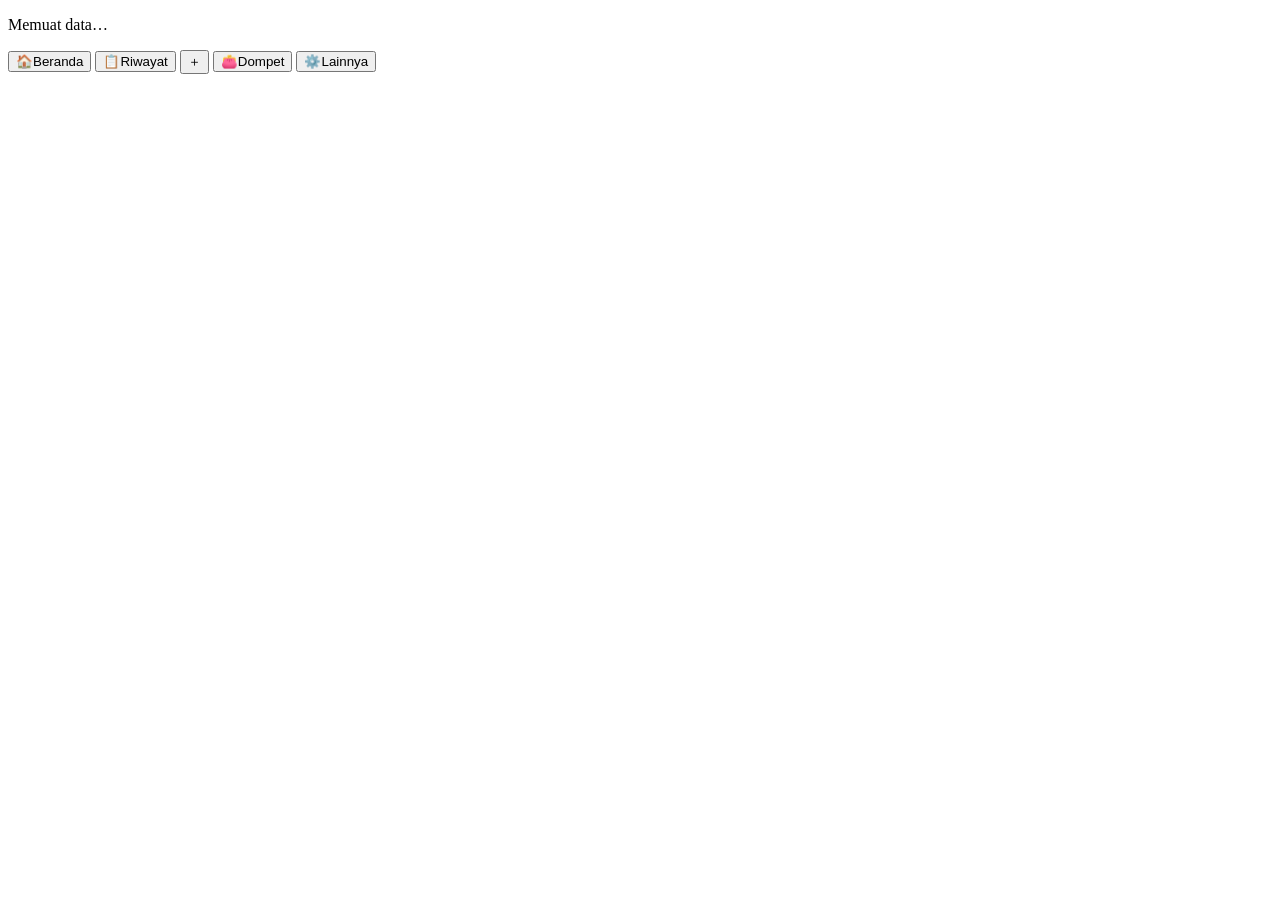
<file: src/Index.html>
<!DOCTYPE html>
<html lang="id">
  <head>
    <base target="_top">
    <meta charset="utf-8">
    <meta name="theme-color" content="#0f766e">
    <?!= include('Styles'); ?>
  </head>
  <body>
    <main id="view">
      <div class="memuat-awal"><div class="spinner"></div><p>Memuat data…</p></div>
    </main>

    <nav class="bottomnav" id="nav">
      <button data-aksi="tab" data-tab="beranda"><span>🏠</span>Beranda</button>
      <button data-aksi="tab" data-tab="riwayat"><span>📋</span>Riwayat</button>
      <button class="fab" data-aksi="tambah-trx" aria-label="Catat transaksi">＋</button>
      <button data-aksi="tab" data-tab="dompet"><span>👛</span>Dompet</button>
      <button data-aksi="tab" data-tab="lainnya"><span>⚙️</span>Lainnya</button>
    </nav>

    <div id="sheet" class="sheet" hidden>
      <div class="sheet-bg" data-aksi="tutup-sheet"></div>
      <div class="sheet-panel" role="dialog" aria-modal="true">
        <div class="sheet-head">
          <h2 id="sheet-judul"></h2>
          <button class="tombol-ikon" data-aksi="tutup-sheet" aria-label="Tutup">✕</button>
        </div>
        <div id="sheet-isi"></div>
      </div>
    </div>

    <input type="file" id="input-struk" accept="image/*" hidden>
    <div id="loading" class="loading" hidden><div class="spinner"></div></div>
    <div id="toast" class="toast" hidden></div>

    <?!= include('App'); ?>
  </body>
</html>
</file>
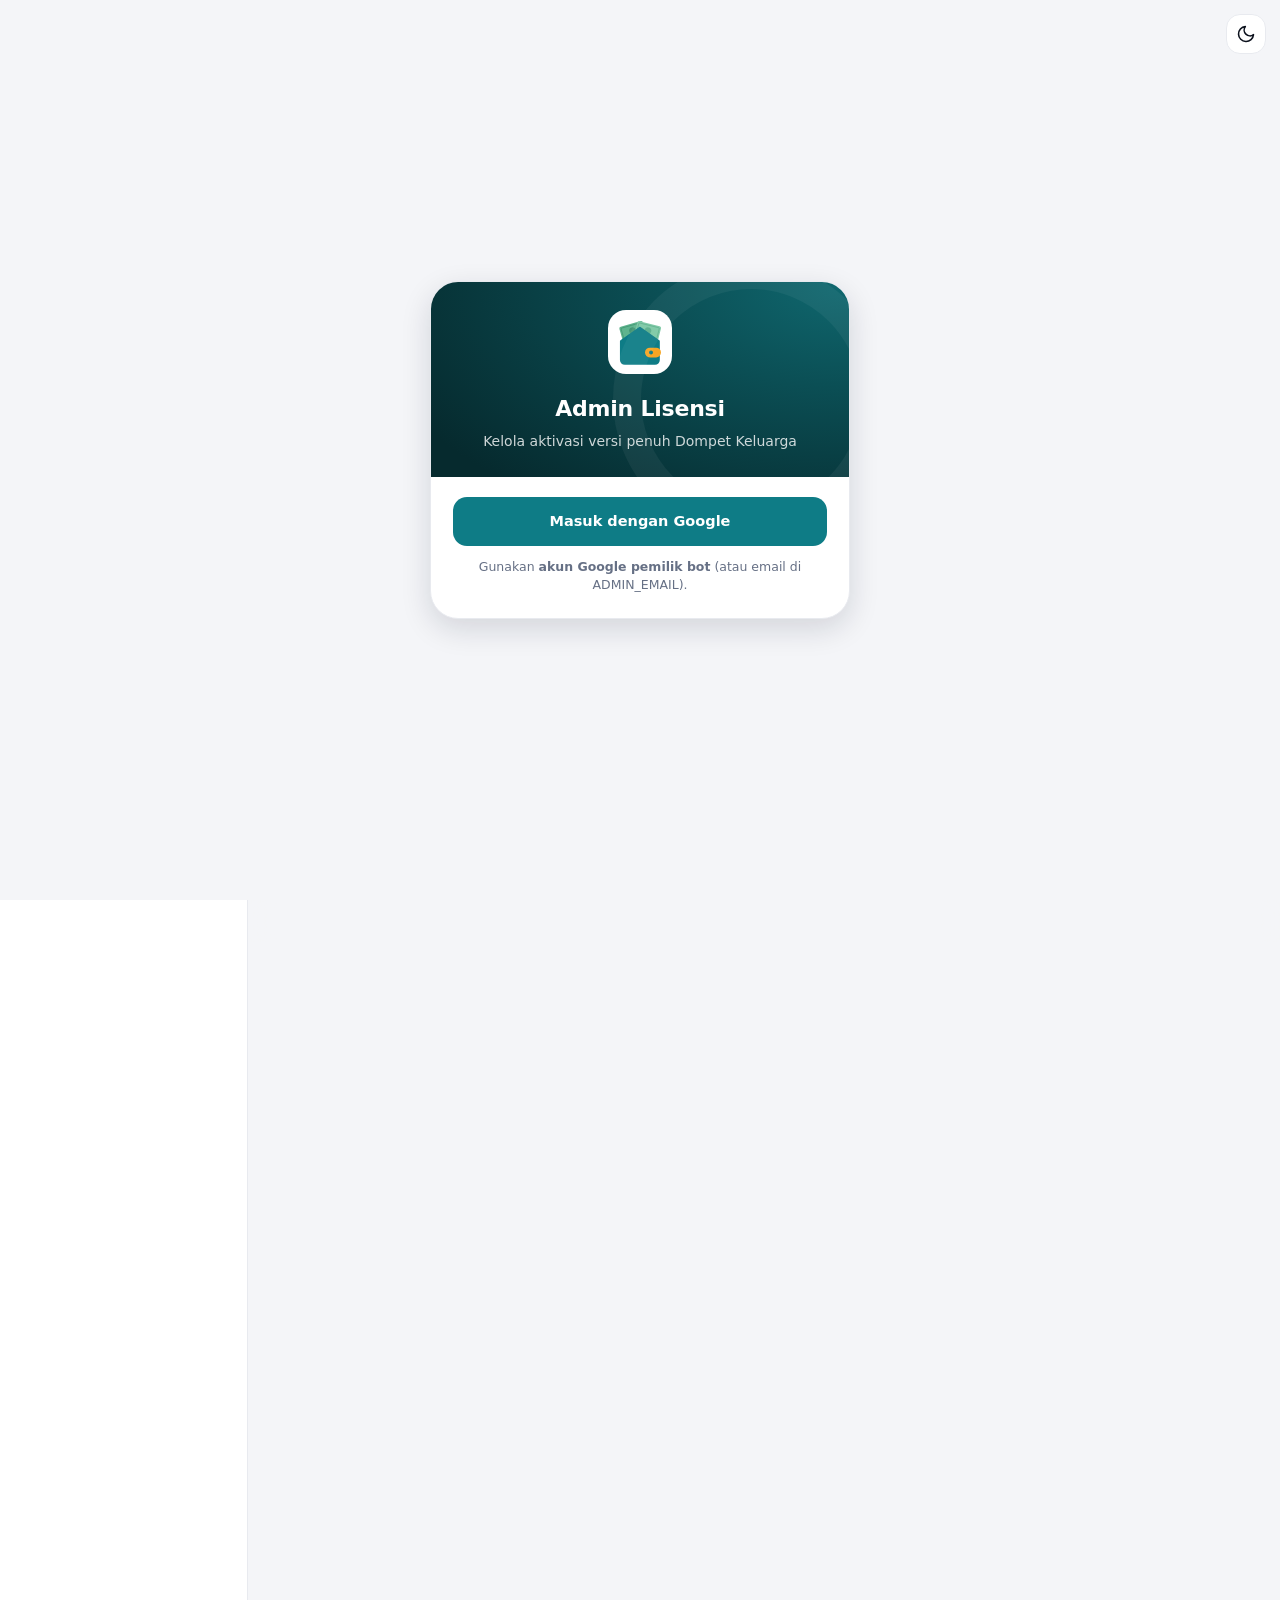
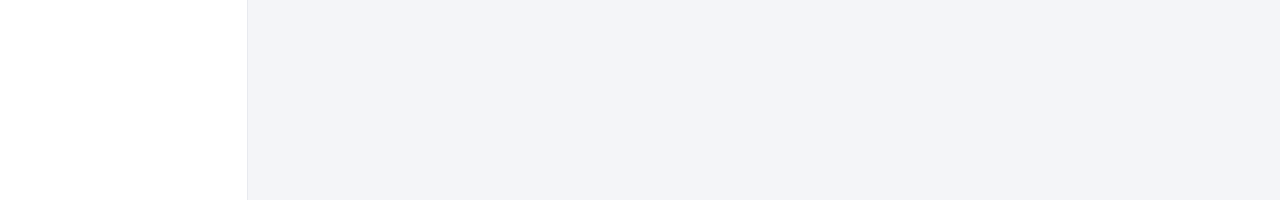
<file: web/admin.html>
<!doctype html>
<html lang="id">
  <head>
    <meta charset="utf-8">
    <meta http-equiv="Content-Security-Policy" content="default-src 'self';
      script-src 'self' https://accounts.google.com https://apis.google.com https://www.gstatic.com;
      style-src 'self' 'unsafe-inline' https://fonts.googleapis.com https://accounts.google.com https://www.gstatic.com;
      font-src 'self' data: https://fonts.gstatic.com;
      img-src 'self' data: blob: https:;
      connect-src 'self' https://*.googleapis.com https://accounts.google.com https://script.google.com https://script.googleusercontent.com;
      frame-src https://accounts.google.com;">
    <meta name="viewport" content="width=device-width, initial-scale=1, viewport-fit=cover">
    <meta name="robots" content="noindex">
    <meta name="theme-color" content="#f4f5f8" media="(prefers-color-scheme: light)">
    <meta name="theme-color" content="#0b0c10" media="(prefers-color-scheme: dark)">
    <title>Admin Lisensi</title>
    <link rel="icon" href="ikon/favicon-32.png">
    <link rel="preconnect" href="https://fonts.googleapis.com">
    <link rel="preconnect" href="https://fonts.gstatic.com" crossorigin>
    <link rel="stylesheet" href="https://fonts.googleapis.com/css2?family=Plus+Jakarta+Sans:wght@400;500;600;700;800&display=swap">
    <style>
      /* ======================================================================
         Admin Lisensi — gaya sama dengan aplikasi Dompet Keluarga (web/assets/styles.css):
         latar lembut, kartu besar membulat, kartu "hero" hijau tua, navigasi pil mengambang.
         Dua tampilan: .mode-web (sidebar + isi lebar) dan .mode-mobile (satu kolom + navigasi bawah).
         ====================================================================== */
      :root {
        --bg: #f4f5f8; --card: #ffffff; --card-2: #f1f2f6; --text: #0c111d; --muted: #667085; --line: #e8eaef;
        --primary: #0e7c86; --primary-soft: #e2f4f5; --on-primary: #ffffff; --on-status: #ffffff;
        --ok: #079455; --ok-bg: #e3f6ec; --warn: #b54708; --warn-bg: #fef0e1; --bad: #d63c2f; --bad-bg: #fdeceb; --info: #475467; --info-bg: #eef0f3;
        --hero-1: #062a2e; --hero-2: #0b4f55;
        --shadow: 0 1px 2px rgba(16, 24, 40, .04), 0 4px 16px rgba(16, 24, 40, .05); --shadow-up: 0 10px 30px rgba(16, 24, 40, .14);
        --radius: 22px; --radius-sm: 14px; --nav-h: 66px; --samping: 248px;
        color-scheme: light;
      }
      /* Tema gelap: mengikuti perangkat, kecuali dipilih sendiri lewat tombol ☀/☾ (data-theme di <html>, lihat admin-awal.js). */
      @media (prefers-color-scheme: dark) {
        :root:not([data-theme="light"]) {
          --bg: #0b0c10; --card: #15171d; --card-2: #1d2028; --text: #f2f4f7; --muted: #98a2b3; --line: #252833;
          --primary: #4cc9d1; --primary-soft: #0f2e31; --on-primary: #04211f; --on-status: #0b0c10;
          --ok: #3ccb8b; --ok-bg: #0f2a1e; --warn: #ffb35c; --warn-bg: #33240f; --bad: #ff8a7a; --bad-bg: #3b1715; --info: #c3c8d1; --info-bg: #23272f;
          --hero-1: #082b2e; --hero-2: #0e4c52; --shadow: none; --shadow-up: 0 10px 30px rgba(0, 0, 0, .5);
          color-scheme: dark;
        }
      }
      :root[data-theme="dark"] {
          --bg: #0b0c10; --card: #15171d; --card-2: #1d2028; --text: #f2f4f7; --muted: #98a2b3; --line: #252833;
          --primary: #4cc9d1; --primary-soft: #0f2e31; --on-primary: #04211f; --on-status: #0b0c10;
          --ok: #3ccb8b; --ok-bg: #0f2a1e; --warn: #ffb35c; --warn-bg: #33240f; --bad: #ff8a7a; --bad-bg: #3b1715; --info: #c3c8d1; --info-bg: #23272f;
          --hero-1: #082b2e; --hero-2: #0e4c52; --shadow: none; --shadow-up: 0 10px 30px rgba(0, 0, 0, .5);
          color-scheme: dark;
      }
      * { box-sizing: border-box; }
      html, body { margin: 0; background: var(--bg); color: var(--text); }
      body { font: 15px/1.45 "Plus Jakarta Sans", system-ui, -apple-system, "Segoe UI", Roboto, sans-serif; -webkit-font-smoothing: antialiased; min-height: 100vh; }
      button, input, textarea, select { font: inherit; color: inherit; }
      button { cursor: pointer; border: 0; background: none; padding: 0; }
      button:disabled { cursor: default; }
      button:focus-visible, a:focus-visible, input:focus-visible { outline: 2px solid var(--primary); outline-offset: 2px; }
      a { color: var(--primary); }
      h1, h2, h3 { margin: 0; letter-spacing: -.01em; }
      svg.ik { width: 22px; height: 22px; stroke: currentColor; fill: none; stroke-width: 1.9; stroke-linecap: round; stroke-linejoin: round; flex: none; }
      .angka { font-variant-numeric: tabular-nums; }

      /* ---------- Tombol ---------- */
      .btn { display: inline-flex; align-items: center; justify-content: center; gap: 8px; border-radius: 14px; padding: 11px 18px; font-weight: 700; font-size: 14.5px;
        transition: transform .1s, background .15s, opacity .15s; white-space: nowrap; }
      .btn:active:not(:disabled) { transform: scale(.97); }
      .btn:disabled { opacity: .6; }
      .btn-utama { background: var(--primary); color: var(--on-primary); }
      .btn-kedua { background: var(--card-2); color: var(--text); }
      .btn-hijau { background: var(--ok); color: var(--on-status); }
      .btn-merah { background: var(--bad); color: var(--on-status); }
      .btn-lembut-merah { background: var(--bad-bg); color: var(--bad); }
      .btn-garis { border: 1px solid var(--line); background: var(--card); }
      .btn.kecil { padding: 8px 13px; font-size: 13.5px; border-radius: 12px; }
      .ikon-btn { width: 40px; height: 40px; border-radius: 14px; display: grid; place-items: center; color: var(--text); background: var(--card);
        border: 1px solid var(--line); flex: none; }
      .ikon-btn:hover { background: var(--card-2); }
      .ikon-btn svg.ik { width: 20px; height: 20px; }
      /* Penanda memuat: lingkaran berputar di tombol mana pun yang sedang bekerja */
      .putar { width: 16px; height: 16px; border-radius: 50%; border: 2px solid currentColor; border-right-color: transparent; display: inline-block; flex: none;
        animation: putar .7s linear infinite; }
      .ikon-btn.memuat svg.ik { animation: putar .8s linear infinite; }
      @keyframes putar { to { transform: rotate(360deg); } }

      /* Garis progres di paling atas selama ada permintaan ke bot */
      .progres { position: fixed; top: 0; left: 0; right: 0; height: 3px; z-index: 40; overflow: hidden; pointer-events: none; opacity: 0; transition: opacity .2s; }
      .progres::before { content: ''; position: absolute; inset: 0 auto 0 0; width: 40%; background: var(--primary); border-radius: 0 3px 3px 0;
        animation: progres 1.1s ease-in-out infinite; }
      body.sibuk .progres { opacity: 1; }
      @keyframes progres { from { transform: translateX(-100%); } to { transform: translateX(260%); } }

      /* ---------- Kerangka aplikasi ---------- */
      .app[hidden] { display: none; }
      .samping { display: none; }
      .navbawah { display: none; }
      .utama { min-width: 0; }
      main#isi { padding: 0 16px 40px; }

      /* Mode web: sidebar tetap + isi lebar */
      .mode-web .app { display: grid; grid-template-columns: var(--samping) 1fr; min-height: 100vh; }
      .mode-web .samping { display: flex; flex-direction: column; gap: 4px; position: sticky; top: 0; height: 100vh; padding: 20px 14px;
        background: var(--card); border-right: 1px solid var(--line); }
      .mode-web .utama { max-width: 1240px; width: 100%; margin: 0 auto; }
      .mode-web main#isi { padding: 0 28px 48px; }
      .mode-web .kepala { padding: 24px 28px 18px; }
      @media (max-width: 760px) { .mode-web { --samping: 76px; } .mode-web .samping .teks, .mode-web .samping .merek div, .mode-web .samping .lencana { display: none; }
        .mode-web .samping .nav-item { justify-content: center; padding: 12px 0; } .mode-web main#isi { padding: 0 16px 40px; } .mode-web .kepala { padding: 18px 16px 14px; } }

      /* Mode mobile: satu kolom seperti aplikasi, navigasi pil di bawah */
      .mode-mobile .utama { max-width: 520px; margin: 0 auto; padding-bottom: calc(var(--nav-h) + 36px + env(safe-area-inset-bottom)); }
      .mode-mobile .navbawah { display: grid; grid-template-columns: repeat(4, 1fr); position: fixed; left: 50%; transform: translateX(-50%); z-index: 15;
        bottom: calc(12px + env(safe-area-inset-bottom)); width: calc(100% - 24px); max-width: 496px; height: var(--nav-h);
        background: color-mix(in srgb, var(--card) 86%, transparent); -webkit-backdrop-filter: blur(18px) saturate(1.6); backdrop-filter: blur(18px) saturate(1.6);
        border: 1px solid var(--line); border-radius: 26px; box-shadow: var(--shadow-up); }
      .navbawah button { position: relative; display: flex; flex-direction: column; align-items: center; justify-content: center; gap: 2px; font-size: 11px; font-weight: 600; color: var(--muted); }
      .navbawah svg.ik { box-sizing: content-box; padding: 4px 16px; border-radius: 99px; transition: background .2s; }
      .navbawah button.aktif { color: var(--primary); font-weight: 700; }
      .navbawah button.aktif svg.ik { background: var(--primary-soft); }
      .navbawah .lencana { position: absolute; top: 6px; left: calc(50% + 8px); }

      /* Sidebar (mode web) */
      .merek { display: flex; align-items: center; gap: 10px; padding: 4px 8px 18px; }
      .merek img { width: 40px; height: 40px; flex: none; }
      .merek b { display: block; font-size: 16px; font-weight: 800; line-height: 1.2; } .merek small { display: block; color: var(--muted); font-size: 12px; }
      .nav-item { display: flex; align-items: center; gap: 12px; padding: 11px 12px; border-radius: 14px; font-weight: 600; color: var(--muted); text-decoration: none; width: 100%; text-align: left; }
      .nav-item:hover { background: var(--card-2); color: var(--text); }
      .nav-item.aktif { background: var(--primary-soft); color: var(--primary); font-weight: 700; }
      .nav-item .teks { flex: 1; }
      .samping .bawah { margin-top: auto; display: grid; gap: 10px; }
      .lencana { min-width: 20px; height: 20px; padding: 0 6px; border-radius: 99px; background: var(--warn); color: #fff; font-size: 11.5px; font-weight: 800;
        display: inline-grid; place-items: center; line-height: 1; color: var(--on-status); }

      /* Pemilih tampilan Web / Mobile */
      .baris-tampilan { display: flex; gap: 8px; align-items: stretch; }
      .baris-tampilan .pilih-mode { flex: 1; }
      .tombol-tema { width: auto; height: auto; min-width: 44px; border-radius: 14px; background: var(--card-2); border: 0; color: var(--text); }
      .tombol-tema:hover { background: var(--line); }
      @media (max-width: 760px) { .mode-web .samping .baris-tampilan { flex-direction: column; } .mode-web .samping .tombol-tema { min-height: 40px; } }
      .pilih-mode { display: grid; grid-template-columns: 1fr 1fr; gap: 4px; padding: 4px; background: var(--card-2); border-radius: 14px; }
      .pilih-mode button { display: flex; align-items: center; justify-content: center; gap: 6px; padding: 8px 6px; border-radius: 11px; font-size: 13px; font-weight: 700; color: var(--muted); }
      .pilih-mode button svg.ik { width: 18px; height: 18px; }
      .pilih-mode button.aktif { background: var(--card); color: var(--text); box-shadow: var(--shadow); }
      @media (max-width: 760px) { .mode-web .samping .pilih-mode { grid-template-columns: 1fr; } .mode-web .samping .pilih-mode .teks { display: none; } }
      .kartu-akun { display: flex; align-items: center; gap: 10px; padding: 10px; border-radius: 14px; background: var(--card-2); min-width: 0; }
      .kartu-akun .isi { flex: 1; min-width: 0; } .kartu-akun b { display: block; font-size: 13px; overflow: hidden; text-overflow: ellipsis; white-space: nowrap; }
      .kartu-akun small { color: var(--muted); font-size: 11.5px; }
      .avatar { width: 38px; height: 38px; border-radius: 50%; background: linear-gradient(135deg, var(--primary), var(--hero-2)); color: #fff; display: grid; place-items: center;
        font-weight: 800; flex: none; }
      @media (max-width: 760px) { .mode-web .kartu-akun { justify-content: center; padding: 6px; } .mode-web .kartu-akun .isi, .mode-web .kartu-akun .ikon-btn { display: none; } }

      /* ---------- Kepala halaman ---------- */
      .kepala { display: flex; align-items: center; justify-content: space-between; gap: 12px; padding: 16px 16px 14px; position: sticky; top: 0; z-index: 8;
        background: color-mix(in srgb, var(--bg) 88%, transparent); -webkit-backdrop-filter: blur(12px); backdrop-filter: blur(12px); }
      .kepala .judul { display: flex; align-items: center; gap: 10px; min-width: 0; }
      .kepala .judul img { width: 38px; height: 38px; flex: none; }
      .mode-web .kepala .judul img { display: none; }
      .kepala small { display: block; color: var(--muted); font-size: 13px; }
      .kepala h1 { font-size: 22px; font-weight: 800; line-height: 1.2; white-space: nowrap; overflow: hidden; text-overflow: ellipsis; }
      .kepala-kanan { display: flex; align-items: center; gap: 8px; flex: none; }

      /* ---------- Hero & ringkasan ---------- */
      .baris-atas { display: grid; gap: 14px; margin-bottom: 18px; }
      .mode-web .baris-atas { grid-template-columns: minmax(300px, 1.3fr) 2fr; }
      .hero { position: relative; overflow: hidden; border-radius: var(--radius); padding: 20px; color: #fff;
        background: radial-gradient(120% 140% at 100% 0%, color-mix(in srgb, var(--hero-2) 70%, #1aa3ad) 0%, var(--hero-2) 38%, var(--hero-1) 100%); box-shadow: var(--shadow-up); }
      .hero::after { content: ''; position: absolute; right: -40px; bottom: -60px; width: 220px; height: 220px; border-radius: 50%; border: 28px solid rgba(255, 255, 255, .05); }
      .hero small { opacity: .75; font-size: 13px; font-weight: 600; }
      .hero .besar { display: block; font-size: 32px; font-weight: 800; letter-spacing: -.02em; margin: 2px 0 12px; }
      .hero .chip-hero { display: inline-flex; align-items: center; gap: 6px; background: rgba(255, 255, 255, .12); border-radius: 99px; padding: 6px 12px; font-size: 12.5px; font-weight: 600; margin: 0 6px 6px 0; }
      .hero-ringkas { display: grid; gap: 18px; margin-bottom: 18px; }
      .mode-web .hero-ringkas { grid-template-columns: 1fr 1.4fr; align-items: center; padding: 24px 26px; }
      .hero-uang .besar { margin-bottom: 10px; }
      .hero-angka { position: relative; z-index: 1; display: grid; grid-template-columns: repeat(4, 1fr); gap: 8px; }
      .hero-angka > div { background: rgba(255, 255, 255, .09); border: 1px solid rgba(255, 255, 255, .1); border-radius: 16px; padding: 10px 12px; min-width: 0; }
      .hero-angka small { display: block; font-size: 11.5px; opacity: .8; white-space: nowrap; overflow: hidden; text-overflow: ellipsis; }
      .hero-angka b { display: block; font-size: 22px; font-weight: 800; line-height: 1.15; }
      .titik-hero { display: block; width: 8px; height: 8px; border-radius: 50%; background: var(--warna); margin-bottom: 6px; box-shadow: 0 0 0 3px rgba(255, 255, 255, .08); }
      .mode-mobile .hero-angka { gap: 6px; } .mode-mobile .hero-angka > div { padding: 8px 9px; border-radius: 13px; } .mode-mobile .hero-angka b { font-size: 19px; } .mode-mobile .hero-angka small { font-size: 10.5px; }
      .statistik { display: grid; grid-template-columns: repeat(2, 1fr); gap: 10px; }
      .mode-web .statistik { grid-template-columns: repeat(4, 1fr); }
      .stat { text-align: left; background: var(--card); border: 1px solid var(--line); border-radius: 18px; padding: 14px; box-shadow: var(--shadow); display: flex; flex-direction: column; gap: 8px;
        transition: border-color .15s, box-shadow .15s; width: 100%; }
      .stat:hover { border-color: color-mix(in srgb, var(--warna) 50%, var(--line)); }
      .stat.dipilih { border-color: var(--warna); box-shadow: 0 0 0 3px color-mix(in srgb, var(--warna) 18%, transparent); }
      .stat .ik-bulat { width: 36px; height: 36px; border-radius: 12px; display: grid; place-items: center; background: color-mix(in srgb, var(--warna) 14%, var(--card)); color: var(--warna); }
      .stat .ik-bulat svg.ik { width: 19px; height: 19px; }
      .stat small { color: var(--muted); font-size: 12.5px; font-weight: 600; }
      .stat b { font-size: 24px; font-weight: 800; line-height: 1; }

      /* ---------- Filter & cari ---------- */
      .alat { display: flex; gap: 10px; align-items: center; margin-bottom: 14px; flex-wrap: wrap; }
      .chip-filter { display: flex; gap: 8px; overflow-x: auto; scrollbar-width: none; flex: 1 1 auto; min-width: 0; padding: 2px; }
      .chip-filter::-webkit-scrollbar { display: none; }
      .chip { display: inline-flex; align-items: center; gap: 6px; padding: 8px 14px; border-radius: 99px; background: var(--card); border: 1px solid var(--line); font-size: 13.5px; font-weight: 600;
        white-space: nowrap; color: var(--muted); }
      .chip i { font-style: normal; background: var(--card-2); border-radius: 99px; padding: 0 7px; font-size: 12px; color: var(--text); }
      .chip.aktif { background: var(--text); color: var(--bg); border-color: var(--text); }
      .chip.aktif i { background: color-mix(in srgb, var(--bg) 22%, transparent); color: var(--bg); }
      .cari { position: relative; flex: 1 1 260px; max-width: 100%; }
      .mode-mobile .cari { flex-basis: 100%; }
      .cari input { width: 100%; padding: 11px 14px 11px 40px; border-radius: 14px; border: 1px solid var(--line); background: var(--card); outline: none; }
      .cari input:focus { border-color: var(--primary); box-shadow: 0 0 0 3px var(--primary-soft); }
      .cari svg.ik { position: absolute; left: 12px; top: 50%; transform: translateY(-50%); width: 18px; height: 18px; color: var(--muted); pointer-events: none; }

      /* ---------- Kartu pengajuan ---------- */
      .daftar { display: grid; gap: 12px; }
      .mode-web .daftar { grid-template-columns: repeat(auto-fill, minmax(420px, 1fr)); gap: 16px; }
      .kartu { background: var(--card); border: 1px solid var(--line); border-radius: var(--radius); box-shadow: var(--shadow); padding: 14px; display: grid;
        grid-template-columns: 92px 1fr; gap: 14px; animation: naik .2s ease-out both; }
      .mode-web .kartu { grid-template-columns: 112px 1fr; padding: 16px; }
      .bukti { width: 100%; aspect-ratio: 3 / 4; border-radius: 14px; background: var(--card-2); border: 1px dashed var(--line); display: grid; place-items: center; align-content: center; gap: 6px;
        color: var(--muted); font-size: 12px; font-weight: 600; text-align: center; padding: 6px; overflow: hidden; }
      .bukti svg.ik { width: 22px; height: 22px; }
      button.bukti:hover { border-color: var(--primary); color: var(--primary); }
      .bukti.ada { border-style: solid; padding: 0; cursor: zoom-in; }
      .bukti img { width: 100%; height: 100%; object-fit: cover; }
      .bukti.memuat { background: linear-gradient(90deg, var(--card-2) 25%, var(--line) 50%, var(--card-2) 75%); background-size: 200% 100%; animation: kilau 1.2s infinite; border-style: solid; }
      .kartu .isi { min-width: 0; display: flex; flex-direction: column; }
      .kartu .atas { display: flex; justify-content: space-between; align-items: flex-start; gap: 8px; }
      .kartu .email { font-weight: 800; font-size: 15px; white-space: nowrap; overflow: hidden; text-overflow: ellipsis; }
      .mode-mobile .kartu { grid-template-columns: 72px 1fr; gap: 12px; }
      .mode-mobile .kartu .atas { flex-direction: column-reverse; align-items: flex-start; gap: 6px; }
      .mode-mobile .kartu .atas > div { width: 100%; }
      .mode-mobile .aksi .ke-kanan { margin-left: 0; }
      .kartu .meta { color: var(--muted); font-size: 12.5px; margin-top: 2px; }
      .status { font-size: 11.5px; font-weight: 800; border-radius: 99px; padding: 4px 10px; white-space: nowrap; display: inline-flex; align-items: center; gap: 5px; flex: none; }
      .status::before { content: ''; width: 6px; height: 6px; border-radius: 50%; background: currentColor; }
      .status.menunggu { background: var(--warn-bg); color: var(--warn); }
      .status.aktif { background: var(--ok-bg); color: var(--ok); }
      .status.ditolak { background: var(--bad-bg); color: var(--bad); }
      .status.nonaktif { background: var(--info-bg); color: var(--info); }
      .harga-aju { margin-top: 10px; display: flex; align-items: baseline; gap: 6px; flex-wrap: wrap; }
      .harga-aju b { font-size: 18px; font-weight: 800; } .harga-aju small { color: var(--muted); font-size: 12px; }
      .kode { margin-top: 8px; display: flex; align-items: center; gap: 6px; font: 12px/1.3 ui-monospace, SFMono-Regular, Menlo, Consolas, monospace; color: var(--muted);
        background: var(--card-2); border-radius: 10px; padding: 6px 6px 6px 10px; min-width: 0; }
      .kode span { overflow: hidden; text-overflow: ellipsis; white-space: nowrap; flex: 1; }
      .kode button { padding: 3px 8px; border-radius: 8px; font: 700 12px/1.3 "Plus Jakarta Sans", system-ui, sans-serif; color: var(--primary); }
      .kode button:hover { background: var(--card); }
      .alasan { margin-top: 8px; font-size: 13px; background: var(--bad-bg); color: var(--bad); border-radius: 12px; padding: 8px 10px; }
      .aksi { display: flex; gap: 8px; flex-wrap: wrap; margin-top: auto; padding-top: 12px; align-items: center; }
      .aksi .ke-kanan { margin-left: auto; }

      /* Kerangka saat memuat */
      .kerangka { background: linear-gradient(90deg, var(--card) 25%, var(--card-2) 50%, var(--card) 75%); background-size: 200% 100%; animation: kilau 1.2s infinite;
        border: 1px solid var(--line); border-radius: var(--radius); }
      @keyframes kilau { to { background-position: -200% 0; } }

      /* Masukan pengguna */
      .mode-web .daftar-masukan { grid-template-columns: repeat(auto-fill, minmax(460px, 1fr)); align-items: start; }
      .kartu.kartu-masukan, .mode-web .kartu.kartu-masukan, .mode-mobile .kartu.kartu-masukan { display: block; }
      .kartu-masukan.baru { border-color: color-mix(in srgb, var(--warn) 55%, var(--line)); }
      .mode-mobile .kartu-masukan .atas { flex-direction: column-reverse; align-items: flex-start; gap: 6px; }
      .status.jenis-masalah { background: var(--bad-bg); color: var(--bad); }
      .status.jenis-kritik { background: var(--warn-bg); color: var(--warn); }
      .status.jenis-pengembangan { background: var(--info-bg); color: var(--info); }
      .status.jenis-fitur { background: var(--primary-soft); color: var(--primary); }
      .mk-pesan { margin: 10px 0 0; font-size: 14px; line-height: 1.55; white-space: pre-wrap; overflow-wrap: anywhere; }
      .mk-balasan { display: flex; gap: 10px; align-items: flex-start; margin-top: 12px; padding: 10px 12px; border-radius: 14px; background: var(--primary-soft); }
      .mk-emoji { font-size: 26px; line-height: 1; }
      .mk-balasan-isi { flex: 1; min-width: 0; }
      .mk-balasan-isi b { display: block; font-size: 12.5px; color: var(--primary); }
      .mk-balasan-isi p { margin: 2px 0 0; font-size: 13.5px; line-height: 1.5; white-space: pre-wrap; overflow-wrap: anywhere; }
      .mk-balasan-isi small { display: block; margin-top: 3px; font-size: 11.5px; color: var(--muted); }
      .mk-tulis { margin-top: 12px; padding-top: 12px; border-top: 1px dashed var(--line); display: grid; gap: 8px; }
      .mk-emoji-pilih { display: grid; grid-template-columns: repeat(8, minmax(0, 44px)); gap: 6px; }
      .mk-emoji-pilih button { width: 100%; aspect-ratio: 1; padding: 0; border-radius: 12px; border: 1.5px solid var(--line); background: var(--card-2); font-size: 19px; line-height: 1; cursor: pointer;
        transition: transform .1s, border-color .1s, background .1s; }
      .mk-emoji-pilih button:hover { transform: scale(1.08); }
      .mk-emoji-pilih button.aktif { border-color: var(--primary); background: var(--primary-soft); transform: scale(1.08); }
      .mk-tulis textarea { width: 100%; border: 1px solid var(--line); border-radius: 14px; background: var(--card-2); padding: 10px 12px; resize: vertical; min-height: 60px; outline: none; font-size: 14px; }
      .mk-tulis textarea:focus { border-color: var(--primary); }
      .mk-tulis-aksi { display: flex; gap: 8px; flex-wrap: wrap; align-items: center; }
      .mk-tulis-aksi .ke-kanan { margin-left: auto; }
      .kosong-besar { text-align: center; color: var(--muted); padding: 48px 16px; background: var(--card); border: 1px dashed var(--line); border-radius: var(--radius); }
      .kosong-besar .ik-besar { width: 56px; height: 56px; border-radius: 18px; margin: 0 auto 10px; display: grid; place-items: center; background: var(--primary-soft); color: var(--primary); }
      .kosong-besar b { display: block; color: var(--text); font-size: 16px; margin-bottom: 2px; }
      .galat { background: var(--bad-bg); color: var(--bad); border-radius: 14px; padding: 12px 14px; margin-bottom: 14px; font-size: 14px; }
      .galat-sesi { display: flex; align-items: center; gap: 12px; flex-wrap: wrap; }
      .galat-sesi span { flex: 1; min-width: 180px; }

      /* ---------- Pengaturan penjualan ---------- */
      .form-jual { display: grid; gap: 14px; }
      .mode-web .form-jual { grid-template-columns: 1fr 1fr; align-items: start; }
      .mode-web .form-jual .lebar { grid-column: 1 / -1; }
      .panel { background: var(--card); border: 1px solid var(--line); border-radius: var(--radius); box-shadow: var(--shadow); padding: 18px; }
      .panel-kepala { display: flex; gap: 12px; align-items: flex-start; margin-bottom: 14px; }
      .panel-kepala .ik-bulat { width: 38px; height: 38px; border-radius: 12px; display: grid; place-items: center; background: var(--primary-soft); color: var(--primary); flex: none; }
      .panel-kepala .ik-bulat svg.ik { width: 20px; height: 20px; }
      .panel h2 { font-size: 16px; font-weight: 800; }
      .bantu { color: var(--muted); font-size: 13px; margin: 2px 0 0; }
      .opsi-aturan { display: grid; gap: 8px; margin-bottom: 12px; }
      .opsi { display: flex; gap: 10px; align-items: flex-start; border: 1px solid var(--line); border-radius: 14px; padding: 11px 12px; cursor: pointer; }
      .opsi:has(input:checked) { border-color: var(--primary); background: var(--primary-soft); }
      .opsi input { margin-top: 3px; accent-color: var(--primary); }
      .opsi b { display: block; font-size: 14.5px; } .opsi small { color: var(--muted); font-size: 12.5px; }
      .dua { display: grid; grid-template-columns: 1fr 1fr; gap: 10px; }
      @media (max-width: 560px) { .dua { grid-template-columns: 1fr; } }
      .isian { display: block; } .isian > span:first-child { display: block; font-size: 13px; font-weight: 700; margin-bottom: 6px; }
      .isian.redup { opacity: .45; }
      .dengan-satuan { display: flex; align-items: center; border: 1px solid var(--line); border-radius: 14px; background: var(--card); overflow: hidden; }
      .dengan-satuan:focus-within { border-color: var(--primary); box-shadow: 0 0 0 3px var(--primary-soft); }
      .dengan-satuan input { flex: 1; min-width: 0; border: 0; background: none; padding: 11px 12px; outline: none; font-weight: 700; }
      .dengan-satuan em { font-style: normal; color: var(--muted); font-size: 13px; padding: 0 12px; white-space: nowrap; }
      .dengan-satuan.depan em { padding-right: 0; }
      .saklar { display: flex; gap: 14px; align-items: center; justify-content: space-between; border: 1px solid var(--line); border-radius: 14px; padding: 12px; cursor: pointer; }
      .saklar b { display: block; font-size: 14.5px; } .saklar small { color: var(--muted); font-size: 12.5px; }
      .saklar input { position: absolute; opacity: 0; width: 1px; height: 1px; }
      .saklar i { flex: none; width: 46px; height: 26px; border-radius: 13px; background: var(--line); position: relative; transition: background .15s; }
      .saklar i::after { content: ''; position: absolute; left: 3px; top: 3px; width: 20px; height: 20px; border-radius: 50%; background: #fff; box-shadow: 0 1px 3px rgba(0,0,0,.3); transition: transform .15s; }
      .saklar input:checked + i { background: var(--primary); }
      .saklar input:checked + i::after { transform: translateX(20px); }
      .saklar input:focus-visible + i { box-shadow: 0 0 0 3px var(--primary-soft); }
      .rekening-daftar { display: grid; gap: 10px; }
      .rekening-judul { display: none; }
      /* Mode web: satu baris per rekening, seperti tabel */
      .mode-web .rekening-daftar { gap: 0; border: 1px solid var(--line); border-radius: 18px; overflow: hidden; }
      .mode-web .rekening-judul, .mode-web .rekening-baris { display: grid; grid-template-columns: minmax(140px, 1fr) minmax(170px, 1.2fr) minmax(170px, 1.2fr) 52px 44px;
        gap: 10px; align-items: center; padding: 10px 14px; }
      .mode-web .rekening-judul { background: var(--card-2); color: var(--muted); font-size: 12px; font-weight: 700; text-transform: uppercase; letter-spacing: .04em; }
      .mode-web .rekening-baris { border: 0; border-top: 1px solid var(--line); border-radius: 0; }
      .mode-web .rekening-isian { display: contents; }
      .mode-web .rekening-isian input { grid-column: auto; }
      .mode-web .rekening-isian .hapus { grid-column: 5; grid-row: 1; }
      .mode-web .rekening-baris .qris { grid-column: 4; grid-row: 1; gap: 10px; }
      .mode-web .qris-pratinjau { width: 52px; height: 52px; border-radius: 10px; font-size: 10.5px; }

      .rekening-baris { border: 1px solid var(--line); border-radius: 18px; padding: 12px; display: grid; gap: 10px; background: var(--card); }
      .rekening-isian { display: grid; grid-template-columns: 1fr 40px; gap: 8px; }
      .rekening-isian input { grid-column: 1; min-width: 0; border: 1px solid var(--line); border-radius: 12px; background: var(--card); padding: 10px 12px; outline: none; }
      .rekening-isian input:focus { border-color: var(--primary); box-shadow: 0 0 0 3px var(--primary-soft); }
      .rekening-isian .hapus { grid-column: 2; grid-row: 1; color: var(--bad); }
      .qris { display: flex; gap: 12px; align-items: center; }
      .qris-pratinjau { width: 96px; height: 96px; border-radius: 14px; border: 1px dashed var(--line); background: var(--card-2); display: grid; place-items: center;
        color: var(--muted); font-size: 12px; text-align: center; overflow: hidden; flex: none; }
      .qris-pratinjau img { width: 100%; height: 100%; object-fit: contain; background: #fff; }
      button.qris-pratinjau { cursor: zoom-in; border-style: solid; padding: 0; transition: transform .12s, box-shadow .12s; }
      button.qris-pratinjau:hover { transform: scale(1.04); box-shadow: 0 0 0 3px var(--primary-soft); }
      /* QRIS kosong: kotaknya sendiri tombol unggah */
      .qris-kosong { cursor: pointer; align-content: center; gap: 2px; font-weight: 700; color: var(--primary); transition: background .12s, border-color .12s; }
      .qris-kosong svg.ik { width: 20px; height: 20px; }
      .qris-kosong:hover { border-color: var(--primary); background: var(--primary-soft); }
      .mode-web .qris-kosong span { display: none; }
      .dialog-qris { max-width: 400px; }
      .qris-besar { background: #fff; border-radius: 18px; padding: 14px; display: grid; place-items: center; min-height: 240px; margin-bottom: 10px; }
      .qris-besar img { max-width: 100%; max-height: min(52vh, 420px); width: auto; height: auto; display: block; }
      .qris-besar { min-height: 200px; }
      .qris-info { text-align: center; color: var(--muted); font-size: 13px; margin: 0 0 14px; }
      .dialog-qris .tombol-dialog .btn { flex: 1; }
      .tombol-file { cursor: pointer; }
      .simpan-bar { position: sticky; bottom: 12px; z-index: 6; display: flex; justify-content: flex-end; gap: 8px; padding: 10px; margin-top: 4px;
        background: color-mix(in srgb, var(--card) 90%, transparent); -webkit-backdrop-filter: blur(14px); backdrop-filter: blur(14px);
        border: 1px solid var(--line); border-radius: 20px; box-shadow: var(--shadow-up); }
      .mode-mobile .simpan-bar { bottom: calc(var(--nav-h) + 22px + env(safe-area-inset-bottom)); }
      .mode-mobile .simpan-bar .btn { flex: 1; }

      /* ---------- Layar masuk ---------- */
      .layar-masuk { min-height: 100vh; display: grid; place-items: center; padding: 24px 16px; }
      .layar-masuk[hidden] { display: none; }
      .kotak-masuk { width: 100%; max-width: 420px; background: var(--card); border: 1px solid var(--line); border-radius: 28px; overflow: hidden; box-shadow: var(--shadow-up); }
      .kotak-masuk .hero { border-radius: 0; box-shadow: none; text-align: center; padding: 28px 22px 26px; }
      .kotak-masuk .hero img { width: 64px; height: 64px; background: #fff; border-radius: 18px; padding: 8px; }
      .kotak-masuk .hero h1 { font-size: 22px; margin-top: 12px; }
      .kotak-masuk .hero p { margin: 6px 0 0; opacity: .8; font-size: 14px; }
      .kotak-masuk .badan { padding: 20px 22px 24px; display: grid; gap: 12px; }
      .kotak-masuk .btn { width: 100%; padding: 14px; }

      /* ---------- Dialog, lembar akun, foto besar, kabar ---------- */
      .lapis { position: fixed; inset: 0; z-index: 20; background: rgba(8, 10, 14, .55); backdrop-filter: blur(3px); display: flex; align-items: center;
        justify-content: center; padding: 16px; animation: muncul .15s ease-out; }
      .lapis[hidden] { display: none; }
      .dialog { background: var(--card); border: 1px solid var(--line); border-radius: 24px; width: 100%; max-width: 460px; max-height: calc(100vh - 32px);
        overflow: auto; padding: 22px 20px 18px; box-shadow: 0 24px 60px rgba(0, 0, 0, .35); animation: naik .18s ease-out; }
      .mode-mobile .lapis.lembar { align-items: flex-end; padding: 0; }
      .mode-mobile .lapis.lembar .dialog { max-width: 520px; border-radius: 26px 26px 0 0; padding-bottom: calc(20px + env(safe-area-inset-bottom)); max-height: 88vh; }
      .dialog .ikon { width: 48px; height: 48px; border-radius: 16px; display: grid; place-items: center; margin-bottom: 12px; }
      .dialog .ikon svg.ik { width: 24px; height: 24px; }
      .dialog h2 { font-size: 18px; font-weight: 800; margin: 0 0 6px; }
      .dialog > p { margin: 0 0 14px; color: var(--muted); font-size: 14px; }
      .siapa { background: var(--card-2); border-radius: 14px; padding: 10px 12px; margin-bottom: 14px; font-size: 14px; }
      .siapa b { display: block; overflow-wrap: anywhere; } .siapa span { color: var(--muted); font-size: 12.5px; overflow-wrap: anywhere; }
      .pilihan { display: grid; gap: 6px; margin-bottom: 12px; }
      .pilihan label { display: flex; gap: 10px; align-items: flex-start; border: 1px solid var(--line); border-radius: 14px; padding: 10px 12px; cursor: pointer; font-size: 14px; }
      .pilihan label:has(input:checked) { border-color: var(--bad); background: var(--bad-bg); }
      .pilihan input { margin-top: 3px; accent-color: var(--bad); }
      .dialog textarea { width: 100%; border: 1px solid var(--line); border-radius: 14px; background: var(--card); padding: 10px 12px; resize: vertical; min-height: 70px; outline: none; }
      .dialog textarea:focus { border-color: var(--primary); }
      .pratinjau { font-size: 13px; color: var(--muted); margin: 10px 0 14px; }
      .pratinjau div { margin-top: 4px; background: var(--card-2); color: var(--text); border-radius: 12px; padding: 8px 10px; }
      .tombol-dialog { display: flex; gap: 8px; justify-content: flex-end; }
      .tombol-dialog .btn { min-width: 110px; }
      .mode-mobile .tombol-dialog .btn { flex: 1; }
      .kepala-dialog { display: flex; align-items: center; justify-content: space-between; gap: 8px; margin-bottom: 12px; }
      .kepala-dialog h2 { margin: 0; }
      .menu-akun { display: grid; gap: 8px; }
      .menu-akun .nav-item { background: var(--card-2); color: var(--text); }
      .menu-akun .nav-item.bahaya { color: var(--bad); }
      .menu-akun h3 { font-size: 12.5px; color: var(--muted); text-transform: uppercase; letter-spacing: .05em; margin: 8px 0 0; }

      /* Riwayat (linimasa) */
      .kosong-riwayat { color: var(--muted); font-size: 14px; text-align: center; padding: 20px 0; }
      .linimasa { list-style: none; margin: 4px 0 0; padding: 0; }
      .linimasa li { position: relative; display: grid; grid-template-columns: 22px 1fr; gap: 10px; padding-bottom: 16px; }
      .linimasa li:not(:last-child)::before { content: ''; position: absolute; left: 10px; top: 18px; bottom: 0; width: 2px; background: var(--line); }
      .titik-lm { width: 14px; height: 14px; margin: 3px 0 0 4px; border-radius: 50%; background: var(--warna); box-shadow: 0 0 0 4px color-mix(in srgb, var(--warna) 20%, var(--card)); }
      .lm-isi { min-width: 0; }
      .lm-kepala b { display: block; font-size: 14.5px; } .lm-kepala small { color: var(--muted); font-size: 12.5px; overflow-wrap: anywhere; }
      .lm-isi dl { display: grid; grid-template-columns: auto 1fr; gap: 3px 10px; margin: 8px 0 0; padding: 9px 11px; border-radius: 12px; background: var(--card-2); font-size: 13px; }
      .lm-isi dt { color: var(--muted); } .lm-isi dd { margin: 0; overflow-wrap: anywhere; }
      .lm-alasan { margin-top: 6px; padding: 7px 10px; border-radius: 10px; background: var(--bad-bg); color: var(--bad); font-size: 13px; }
      .lm-bukti { display: inline-flex; align-items: center; gap: 6px; margin-top: 8px; padding: 6px 10px; border-radius: 10px; background: var(--primary-soft); font-size: 13px; font-weight: 700; color: var(--primary); }
      .lm-bukti svg.ik { width: 16px; height: 16px; }
      .lm-bukti:disabled { opacity: .8; cursor: progress; }

      #foto-besar { background: rgba(0, 0, 0, .9); cursor: zoom-out; z-index: 25; }
      #foto-besar img { max-width: 100%; max-height: 100%; border-radius: 10px; }
      #kabar { position: fixed; left: 50%; bottom: 24px; transform: translateX(-50%); z-index: 30; background: var(--text); color: var(--bg); padding: 12px 18px;
        border-radius: 14px; font-weight: 700; font-size: 14px; box-shadow: 0 8px 24px rgba(0, 0, 0, .25); width: max-content; max-width: calc(100% - 32px); text-align: center; }
      .mode-mobile #kabar { bottom: auto; top: calc(14px + env(safe-area-inset-top)); }
      #kabar[hidden] { display: none; }
      @keyframes muncul { from { opacity: 0; } } @keyframes naik { from { transform: translateY(10px); opacity: 0; } }
      @media (prefers-reduced-motion: reduce) { *, *::before, *::after { animation-duration: .01ms !important; animation-iteration-count: 1 !important; transition: none !important; }
        .putar, .ikon-btn.memuat svg.ik, .progres::before, .kerangka, .bukti.memuat { animation-duration: 1.6s !important; animation-iteration-count: infinite !important; } }
    </style>
  </head>
  <body class="mode-mobile">
    <div class="progres" aria-hidden="true"></div>
    <section class="layar-masuk" id="layar-masuk" hidden></section>
    <div class="app" id="app" hidden>
      <aside class="samping" id="samping"></aside>
      <div class="utama">
        <header class="kepala" id="kepala"></header>
        <main id="isi"></main>
      </div>
      <nav class="navbawah" id="navbawah" aria-label="Navigasi"></nav>
    </div>
    <div class="lapis" id="dialog" hidden role="dialog" aria-modal="true"></div>
    <div class="lapis" id="foto-besar" hidden><img alt="Bukti transfer"></div>
    <div id="kabar" hidden role="status"></div>
    <script src="https://accounts.google.com/gsi/client" async defer></script>
    <script src="assets/admin-awal.js"></script>
    <script src="assets/bahasa.js"></script>
    <script src="assets/config.js"></script>
    <script src="assets/google.js"></script>
    <script src="assets/admin.js"></script>
  </body>
</html>
</file>
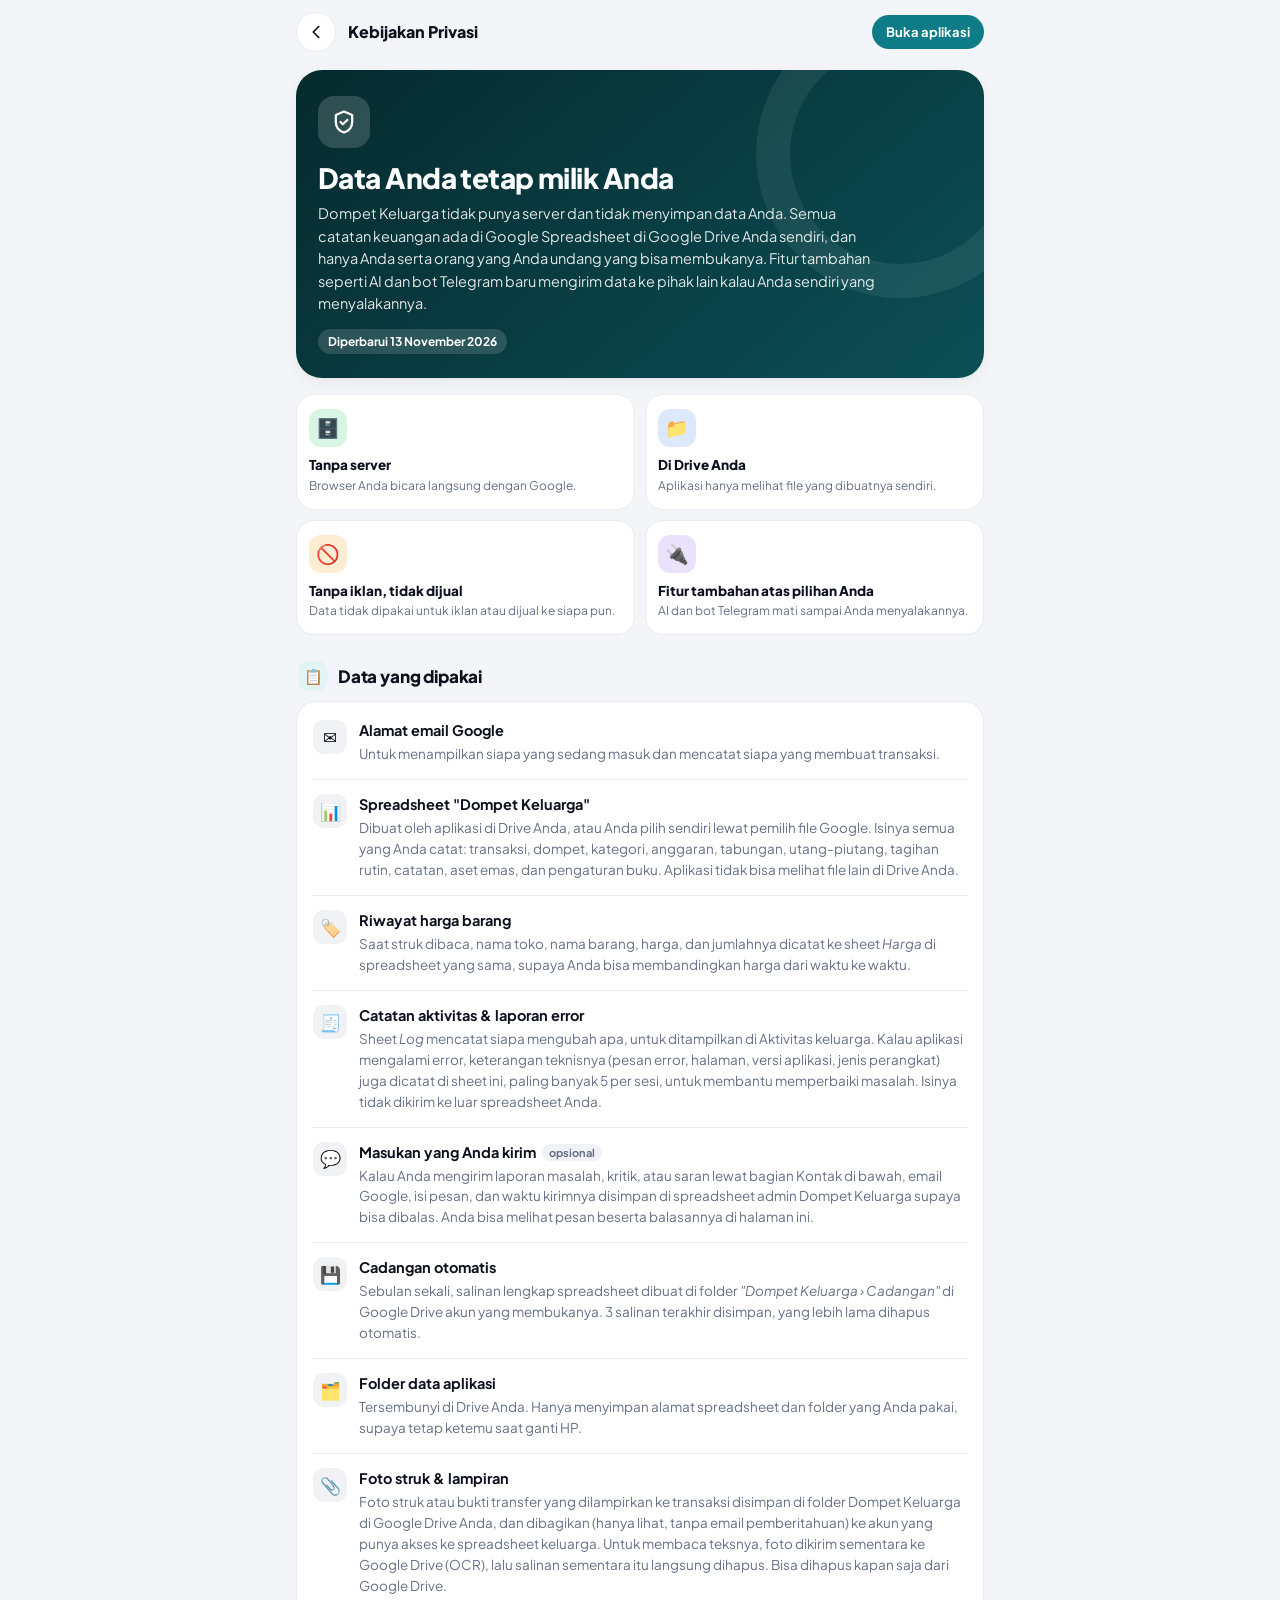
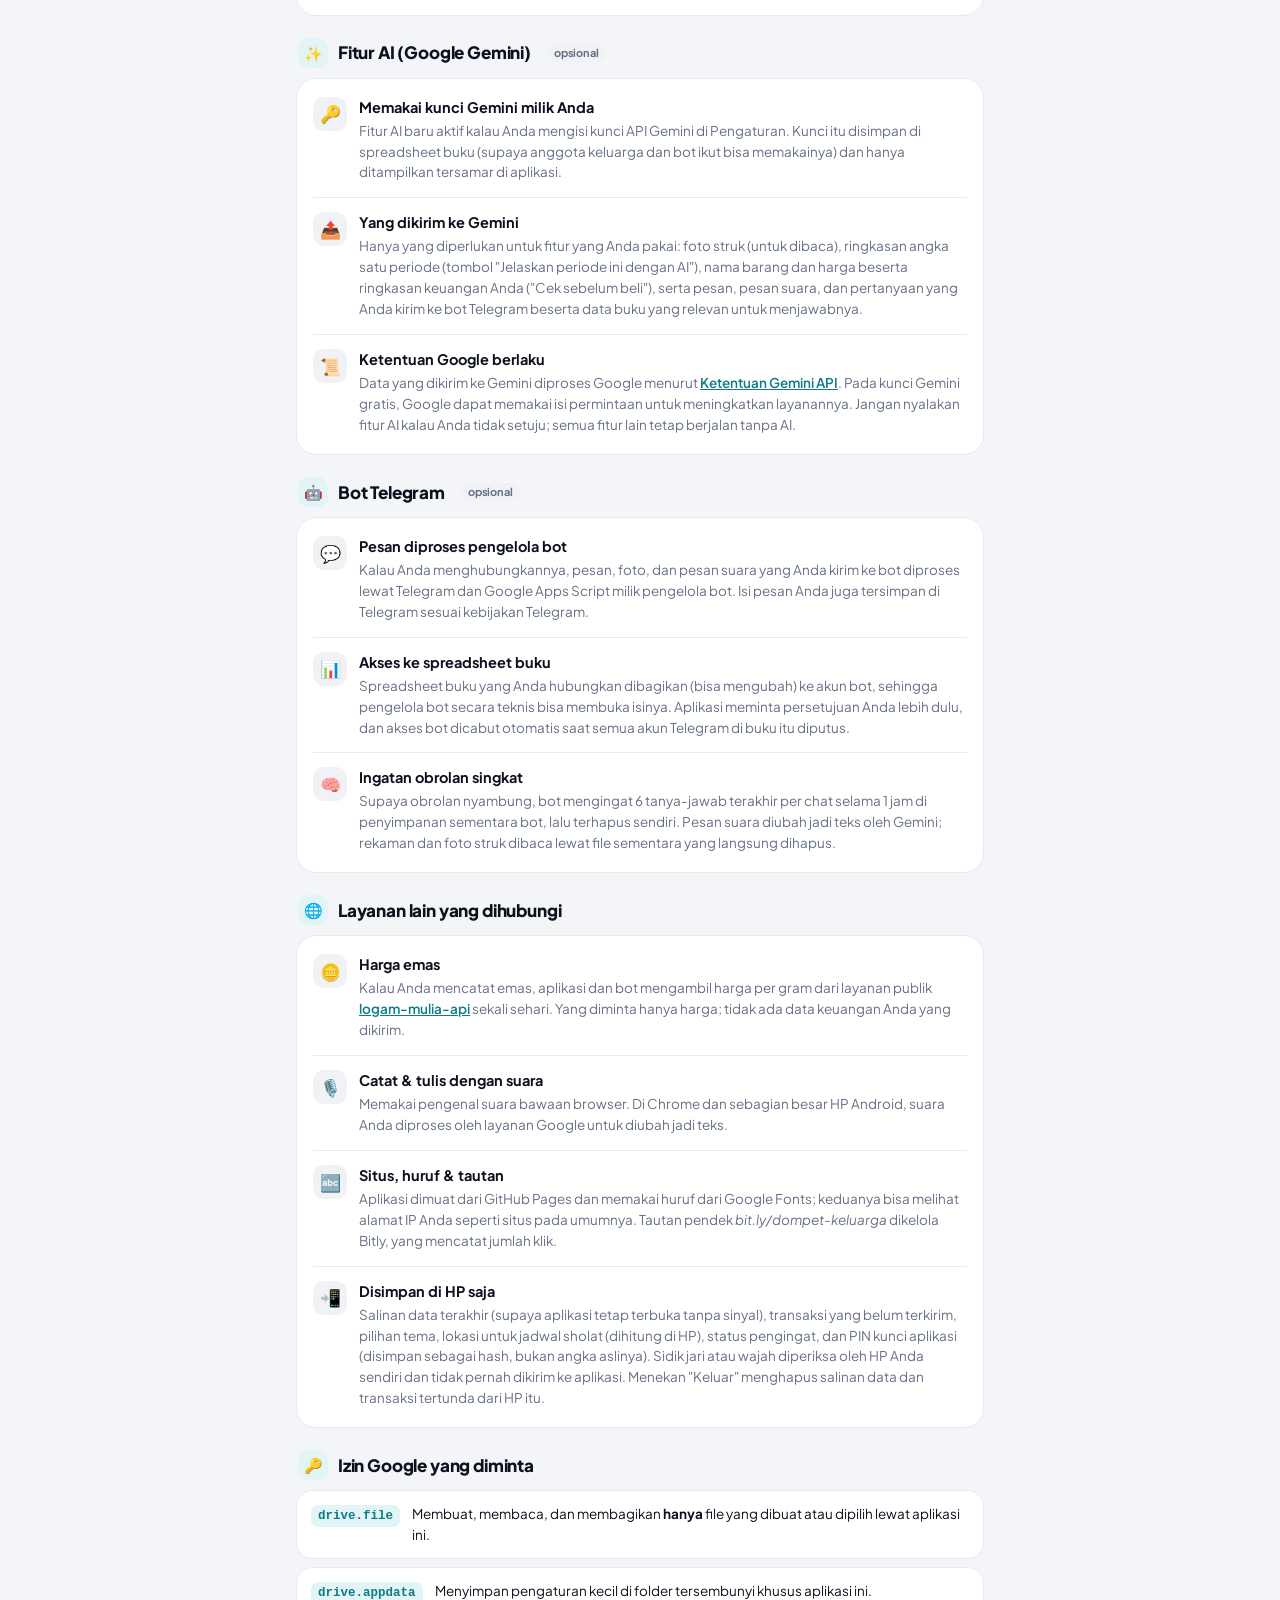
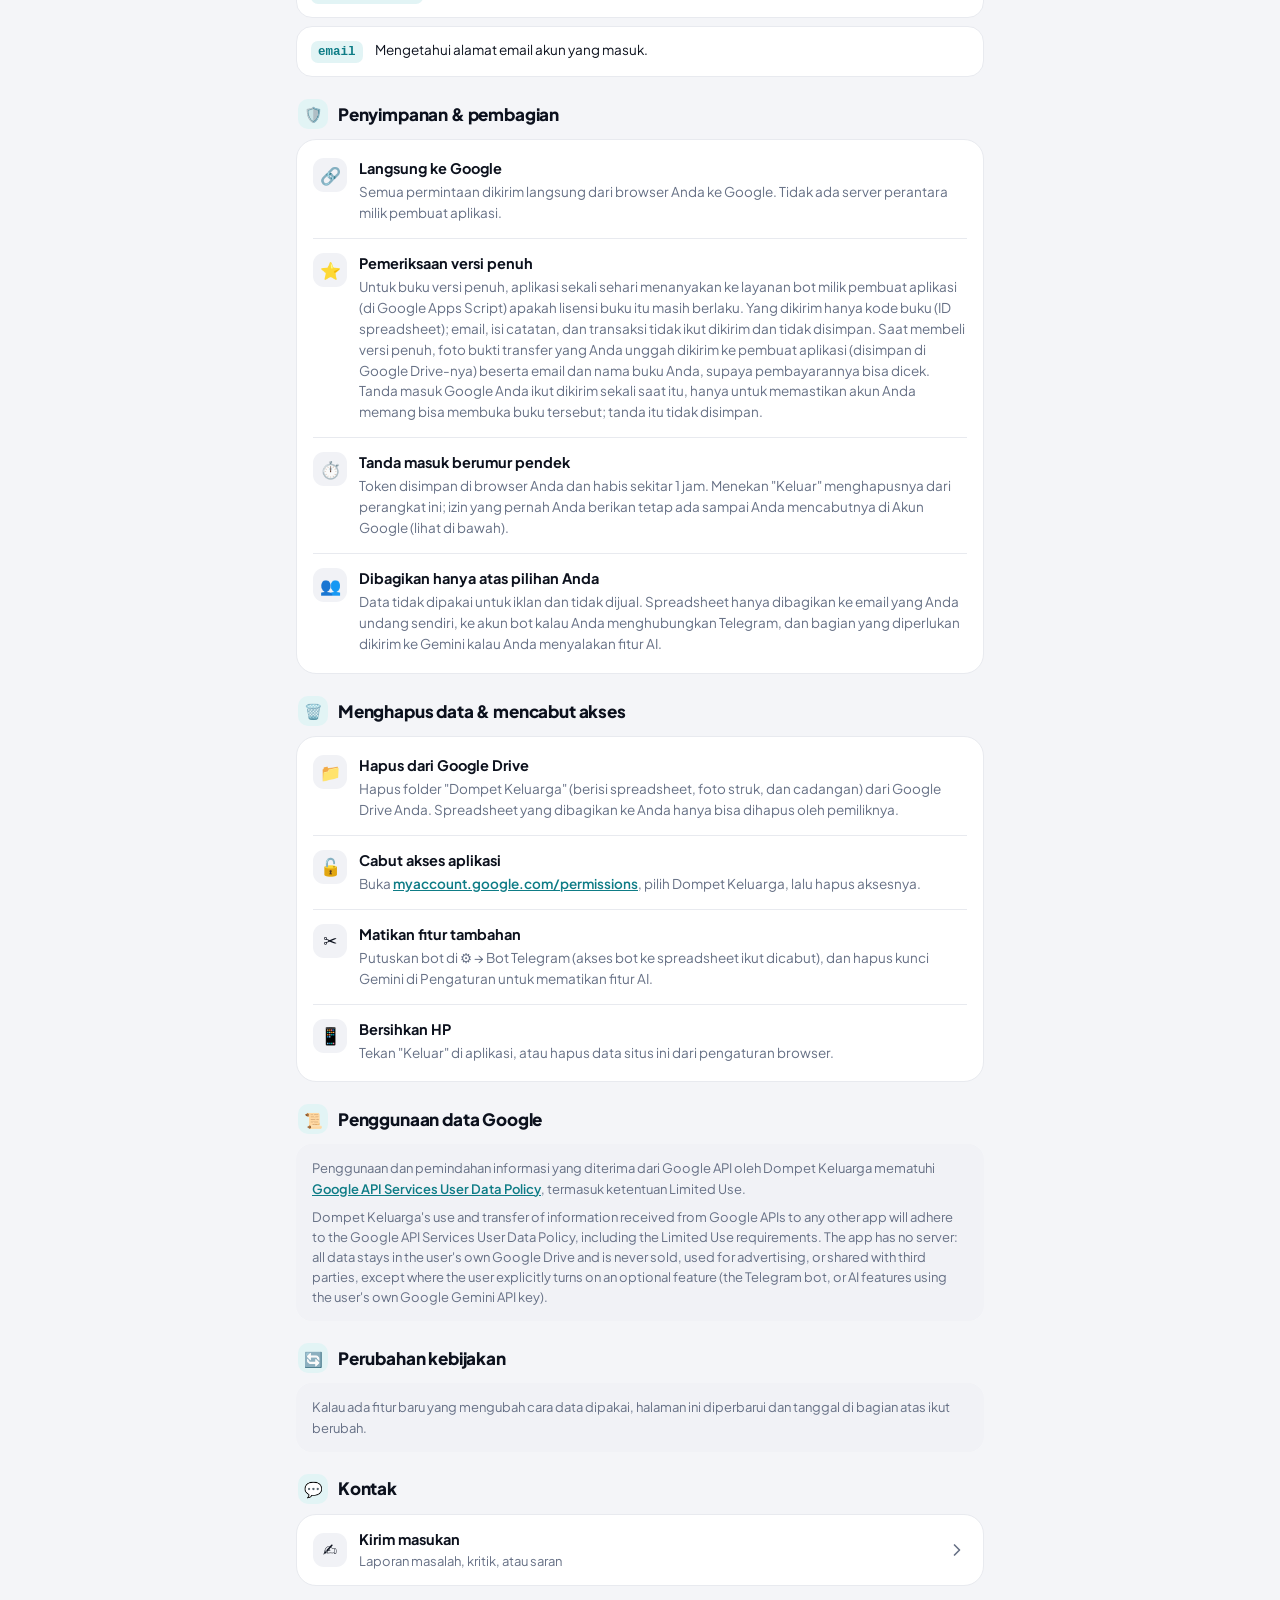
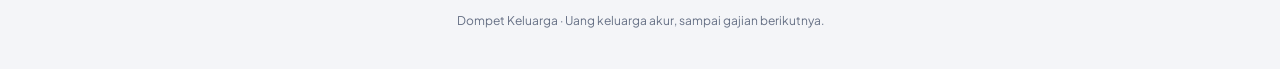
<file: web/privasi.html>
<!DOCTYPE html>
<html lang="id">
  <head>
    <meta charset="utf-8">
    <meta name="viewport" content="width=device-width, initial-scale=1, viewport-fit=cover">
    <meta name="theme-color" content="#f4f5f8" media="(prefers-color-scheme: light)">
    <meta name="theme-color" content="#0b0c10" media="(prefers-color-scheme: dark)">
    <meta name="description" content="Kebijakan privasi Dompet Keluarga: tanpa server, semua data di Google Drive Anda sendiri; AI dan bot Telegram hanya kalau Anda nyalakan.">
    <title>Kebijakan Privasi · Dompet Keluarga</title>
    <link rel="icon" type="image/png" sizes="32x32" href="ikon/favicon-32.png">
    <link rel="preconnect" href="https://fonts.googleapis.com">
    <link rel="preconnect" href="https://fonts.gstatic.com" crossorigin>
    <link rel="stylesheet" href="https://fonts.googleapis.com/css2?family=Plus+Jakarta+Sans:wght@400;500;600;700;800&display=swap">
    <script>
      // Ikuti tema yang dipilih di aplikasi (⚙️ → Tema).
      try { var t = localStorage.getItem('dk_tema'); if (t === 'dark' || t === 'light') document.documentElement.dataset.theme = t; } catch (e) { /* mode privat */ }
    </script>
    <link rel="stylesheet" href="assets/styles.css">
    <style>
      body { max-width: none; }
      .hal { max-width: 720px; margin: 0 auto; padding: 0 16px calc(40px + env(safe-area-inset-bottom)); }

      /* Bilah atas menempel */
      .bilah { position: sticky; top: 0; z-index: 5; display: flex; align-items: center; gap: 12px; margin: 0 -16px; padding: 12px 16px;
        padding-top: max(12px, env(safe-area-inset-top));
        background: color-mix(in srgb, var(--bg) 88%, transparent); -webkit-backdrop-filter: blur(14px); backdrop-filter: blur(14px); }
      .bilah a.kembali { width: 40px; height: 40px; flex: none; display: grid; place-items: center; border-radius: 50%; background: var(--card);
        border: 1px solid var(--line); color: var(--text); }
      .bilah b { font-size: 16px; font-weight: 800; }
      .bilah .ke-app { margin-left: auto; padding: 8px 14px; border-radius: 999px; background: var(--primary); color: var(--on-primary);
        font-size: 13px; font-weight: 700; text-decoration: none; white-space: nowrap; }

      /* Hero */
      .hero { position: relative; overflow: hidden; margin: 6px 0 16px; padding: 26px 22px 24px; border-radius: 26px; color: #fff;
        background: linear-gradient(140deg, var(--hero-1), var(--hero-2)); box-shadow: var(--shadow); }
      .hero::after { content: ''; position: absolute; right: -60px; top: -60px; width: 220px; height: 220px; border-radius: 50%;
        border: 34px solid rgba(255, 255, 255, .07); }
      .hero .perisai { width: 52px; height: 52px; display: grid; place-items: center; border-radius: 16px; background: rgba(255, 255, 255, .16); margin-bottom: 14px; }
      .hero h1 { margin: 0; font-size: 28px; font-weight: 800; letter-spacing: -.02em; line-height: 1.15; }
      .hero p { margin: 8px 0 0; font-size: 14.5px; line-height: 1.55; opacity: .88; max-width: 52ch; }
      .hero .tanggal { display: inline-block; margin-top: 14px; padding: 4px 10px; border-radius: 999px; background: rgba(255, 255, 255, .14); font-size: 12px; font-weight: 700; }

      /* Tiga janji utama */
      .janji { display: grid; grid-template-columns: repeat(2, 1fr); gap: 10px; margin-bottom: 26px; }
      .janji div { padding: 14px 12px; border-radius: 18px; background: var(--card); border: 1px solid var(--line); }
      .janji .ik-bulat { width: 38px; height: 38px; display: grid; place-items: center; border-radius: 12px; margin-bottom: 10px; font-size: 19px; }
      .janji b { display: block; font-size: 13.5px; font-weight: 800; line-height: 1.25; }
      .janji small { display: block; margin-top: 4px; font-size: 12px; color: var(--muted); line-height: 1.4; }
      @media (max-width: 480px) { .janji { grid-template-columns: 1fr; } .janji div { display: grid; grid-template-columns: 38px 1fr; column-gap: 12px; align-items: center; }
        .janji .ik-bulat { margin: 0; grid-row: span 2; } .janji small { margin-top: 1px; } }

      /* Bagian */
      .bagian { margin-bottom: 22px; }
      .bagian h2 { display: flex; align-items: center; gap: 10px; margin: 0 0 10px 2px; font-size: 17px; font-weight: 800; }
      .bagian h2 span { width: 30px; height: 30px; display: grid; place-items: center; border-radius: 10px; background: var(--primary-soft); font-size: 15px; }
      .kotak { border-radius: 20px; background: var(--card); border: 1px solid var(--line); padding: 4px 16px; }
      .butir { display: flex; gap: 12px; padding: 14px 0; border-bottom: 1px solid var(--line); }
      .butir:last-child { border-bottom: 0; }
      .butir > i { flex: none; width: 34px; height: 34px; display: grid; place-items: center; border-radius: 11px; background: var(--card-2); font-style: normal; font-size: 17px; }
      .butir div { min-width: 0; }
      .butir b { display: block; font-size: 14.5px; font-weight: 700; }
      .butir p { margin: 3px 0 0; font-size: 13.5px; line-height: 1.55; color: var(--muted); }
      .butir code, .izin code { font-family: ui-monospace, SFMono-Regular, Menlo, monospace; font-size: 12.5px; padding: 2px 7px; border-radius: 7px;
        background: var(--primary-soft); color: var(--primary); font-weight: 600; }
      .opsional { display: inline-block; margin-left: 6px; padding: 1px 7px; border-radius: 999px; font-size: 11px; font-weight: 700; vertical-align: 1px;
        background: var(--card-2); color: var(--muted); }

      /* Izin Google */
      .izin { display: grid; gap: 8px; }
      .izin div { display: flex; align-items: flex-start; gap: 12px; padding: 13px 14px; border-radius: 16px; background: var(--card); border: 1px solid var(--line); }
      .izin code { flex: none; margin-top: 1px; }
      .izin p { margin: 0; font-size: 13.5px; line-height: 1.5; color: var(--text); }

      .catatan-google { margin-top: 10px; padding: 14px 16px; border-radius: 16px; background: var(--card-2); font-size: 13px; line-height: 1.55; color: var(--muted); }
      .catatan-google p { margin: 0 0 8px; } .catatan-google p:last-child { margin: 0; }
      a { color: var(--primary); font-weight: 600; }

      /* Kotak masukan (web/assets/masukan.js) */
      .kotak-masukan { border-radius: 20px; background: var(--card); border: 1px solid var(--line); padding: 0 16px; }
      .mk-lipat + .mk-lipat { border-top: 1px solid var(--line); }
      .mk-kepala { width: 100%; display: flex; align-items: center; gap: 12px; padding: 14px 0; border: 0; background: none; color: var(--text); font: inherit; text-align: left; cursor: pointer; }
      .mk-kepala > i { flex: none; width: 34px; height: 34px; display: grid; place-items: center; border-radius: 11px; background: var(--card-2); font-style: normal; font-size: 17px; }
      .mk-kepala > span { flex: 1; min-width: 0; }
      .mk-kepala b { display: block; font-size: 14.5px; font-weight: 700; }
      .mk-kepala small { display: block; margin-top: 2px; font-size: 13px; color: var(--muted); }
      .mk-panah { flex: none; width: 20px; height: 20px; fill: none; stroke: var(--muted); stroke-width: 2; stroke-linecap: round; stroke-linejoin: round; transition: transform .2s; }
      .mk-lipat.buka .mk-panah { transform: rotate(90deg); }
      .mk-badan { padding: 0 0 16px; animation: mk-muncul .2s ease-out; }
      @keyframes mk-muncul { from { opacity: 0; transform: translateY(-4px); } }
      .mk-lipat > .mk-terkirim { margin: 0 0 14px; }
      .mk-masuk { display: grid; justify-items: center; text-align: center; gap: 6px; padding: 4px 4px 0; }
      .mk-masuk .mk-ikon { width: 48px; height: 48px; display: grid; place-items: center; border-radius: 16px; background: var(--primary-soft); font-size: 22px; margin-bottom: 4px; }
      .mk-masuk b { font-size: 15.5px; }
      .mk-masuk p { margin: 0 0 8px; font-size: 13.5px; line-height: 1.55; color: var(--muted); max-width: 46ch; }
      .mk-btn { display: inline-flex; align-items: center; justify-content: center; gap: 8px; border: 0; border-radius: 999px; padding: 12px 22px; font: inherit;
        font-size: 14.5px; font-weight: 700; background: var(--primary); color: var(--on-primary); cursor: pointer; }
      .mk-btn:disabled { opacity: .7; cursor: default; }
      .mk-form .mk-btn { width: 100%; margin-top: 12px; }
      .mk-akun { font-size: 12.5px; color: var(--muted); margin-bottom: 12px; overflow-wrap: anywhere; }
      .mk-akun b { color: var(--text); }
      .mk-jenis { display: grid; grid-template-columns: repeat(2, 1fr); gap: 8px; margin-bottom: 14px; }
      .mk-jenis button { display: flex; align-items: center; gap: 8px; padding: 11px 12px; border-radius: 14px; border: 1.5px solid var(--line); background: var(--card-2);
        color: var(--text); font: inherit; font-size: 13.5px; font-weight: 700; text-align: left; cursor: pointer; }
      .mk-jenis button span { font-size: 17px; }
      .mk-jenis button.aktif { border-color: var(--primary); background: var(--primary-soft); color: var(--primary); }
      .mk-label { display: block; font-size: 13px; font-weight: 700; margin: 0 0 6px 2px; }
      .mk-form textarea { width: 100%; box-sizing: border-box; resize: vertical; min-height: 120px; padding: 12px 14px; border-radius: 14px; border: 1.5px solid var(--line);
        background: var(--card-2); color: var(--text); font: inherit; font-size: 14.5px; line-height: 1.5; }
      .mk-form textarea:focus { outline: none; border-color: var(--primary); }
      .mk-bawah { display: flex; gap: 12px; align-items: flex-start; margin-top: 6px; }
      .mk-ket { font-size: 12px; color: var(--muted); line-height: 1.45; }
      .mk-sisa { margin-left: auto; font-size: 12px; color: var(--muted); font-variant-numeric: tabular-nums; }
      .mk-sisa.hampir { color: #d6453d; font-weight: 700; }
      .mk-galat { margin: 10px 0 0; padding: 10px 12px; border-radius: 12px; background: color-mix(in srgb, #ef4444 14%, var(--card)); color: var(--text); font-size: 13px; }
      .mk-terkirim { margin: 10px 0 0; padding: 10px 12px; border-radius: 12px; background: color-mix(in srgb, #22c55e 16%, var(--card)); font-size: 13px; font-weight: 600; }
      .mk-kosong { margin: 0; font-size: 13px; color: var(--muted); }
      .mk-item { padding: 12px 14px; border-radius: 16px; background: var(--card-2); margin-bottom: 10px; }
      .mk-item:last-child { margin-bottom: 0; }
      .mk-item-kepala { display: flex; align-items: center; gap: 8px; flex-wrap: wrap; }
      .mk-item-kepala time { margin-left: auto; font-size: 11.5px; color: var(--muted); }
      .mk-lencana { padding: 3px 9px; border-radius: 999px; background: var(--card); font-size: 12px; font-weight: 700; }
      .mk-isi { margin: 8px 0 0; font-size: 14px; line-height: 1.55; white-space: pre-wrap; overflow-wrap: anywhere; }
      .mk-balasan { display: flex; gap: 10px; align-items: flex-start; margin-top: 10px; padding: 10px 12px; border-radius: 14px; background: var(--primary-soft); }
      .mk-balasan b { display: block; font-size: 12.5px; color: var(--primary); }
      .mk-balasan p { margin: 2px 0 0; font-size: 13.5px; line-height: 1.5; white-space: pre-wrap; overflow-wrap: anywhere; }
      .mk-balasan time { display: block; margin-top: 3px; font-size: 11px; color: var(--muted); }
      .mk-emoji { font-size: 26px; line-height: 1; }
      .mk-putar { width: 14px; height: 14px; border-radius: 50%; border: 2px solid currentColor; border-right-color: transparent; display: inline-block; animation: mk-putar .7s linear infinite; }
      @keyframes mk-putar { to { transform: rotate(360deg); } }
      .mk-kerangka { height: 70px; border-radius: 16px; margin-bottom: 10px; background: linear-gradient(90deg, var(--card-2), var(--line), var(--card-2));
        background-size: 200% 100%; animation: mk-kilau 1.2s ease-in-out infinite; }
      .mk-kerangka:last-child { margin-bottom: 0; }
      @keyframes mk-kilau { from { background-position: 100% 0; } to { background-position: -100% 0; } }
      @media (max-width: 420px) { .mk-jenis { grid-template-columns: 1fr; } }
      .kontak { display: flex; align-items: center; gap: 14px; padding: 16px; border-radius: 20px; background: var(--primary-soft); text-decoration: none; color: var(--text); }
      .kontak i { flex: none; width: 42px; height: 42px; display: grid; place-items: center; border-radius: 14px; background: var(--card); font-style: normal; font-size: 20px; }
      .kontak b { display: block; font-size: 15px; } .kontak small { color: var(--muted); font-size: 12.5px; font-weight: 500; }
      .kontak .panah { margin-left: auto; color: var(--primary); font-size: 20px; }
      .kaki { margin: 26px 0 0; text-align: center; font-size: 12px; color: var(--muted); }
    </style>
  </head>
  <body>
    <div class="hal">
      <header class="bilah">
        <a class="kembali" href="./" id="kembali" aria-label="Kembali ke aplikasi">
          <svg class="ik" viewBox="0 0 24 24" aria-hidden="true"><path d="m15 18-6-6 6-6"/></svg></a>
        <b>Kebijakan Privasi</b>
        <a class="ke-app" href="./">Buka aplikasi</a>
      </header>

      <section class="hero">
        <div class="perisai" aria-hidden="true">
          <svg class="ik" viewBox="0 0 24 24" style="width:28px;height:28px"><path d="M12 3 5 6v6c0 4.5 3 7.7 7 9 4-1.3 7-4.5 7-9V6z"/><path d="m9 12 2 2 4-4"/></svg>
        </div>
        <h1>Data Anda tetap milik Anda</h1>
        <p>Dompet Keluarga tidak punya server dan tidak menyimpan data Anda. Semua catatan keuangan ada di Google Spreadsheet
          di Google Drive Anda sendiri, dan hanya Anda serta orang yang Anda undang yang bisa membukanya.
          Fitur tambahan seperti AI dan bot Telegram baru mengirim data ke pihak lain kalau Anda sendiri yang menyalakannya.</p>
        <span class="tanggal">Diperbarui 13 November 2026</span>
      </section>

      <div class="janji">
        <div><span class="ik-bulat" style="background:color-mix(in srgb,#22C55E 18%,var(--card))">🗄️</span><b>Tanpa server</b><small>Browser Anda bicara langsung dengan Google.</small></div>
        <div><span class="ik-bulat" style="background:color-mix(in srgb,#3B82F6 18%,var(--card))">📁</span><b>Di Drive Anda</b><small>Aplikasi hanya melihat file yang dibuatnya sendiri.</small></div>
        <div><span class="ik-bulat" style="background:color-mix(in srgb,#F59E0B 18%,var(--card))">🚫</span><b>Tanpa iklan, tidak dijual</b><small>Data tidak dipakai untuk iklan atau dijual ke siapa pun.</small></div>
        <div><span class="ik-bulat" style="background:color-mix(in srgb,#8B5CF6 18%,var(--card))">🔌</span><b>Fitur tambahan atas pilihan Anda</b><small>AI dan bot Telegram mati sampai Anda menyalakannya.</small></div>
      </div>

      <section class="bagian">
        <h2><span aria-hidden="true">📋</span>Data yang dipakai</h2>
        <div class="kotak">
          <div class="butir"><i aria-hidden="true">✉️</i><div><b>Alamat email Google</b>
            <p>Untuk menampilkan siapa yang sedang masuk dan mencatat siapa yang membuat transaksi.</p></div></div>
          <div class="butir"><i aria-hidden="true">📊</i><div><b>Spreadsheet "Dompet Keluarga"</b>
            <p>Dibuat oleh aplikasi di Drive Anda, atau Anda pilih sendiri lewat pemilih file Google. Isinya semua yang Anda catat:
              transaksi, dompet, kategori, anggaran, tabungan, utang-piutang, tagihan rutin, catatan, aset emas, dan pengaturan buku.
              Aplikasi tidak bisa melihat file lain di Drive Anda.</p></div></div>
          <div class="butir"><i aria-hidden="true">🏷️</i><div><b>Riwayat harga barang</b>
            <p>Saat struk dibaca, nama toko, nama barang, harga, dan jumlahnya dicatat ke sheet <i>Harga</i> di spreadsheet yang sama,
              supaya Anda bisa membandingkan harga dari waktu ke waktu.</p></div></div>
          <div class="butir"><i aria-hidden="true">🧾</i><div><b>Catatan aktivitas & laporan error</b>
            <p>Sheet <i>Log</i> mencatat siapa mengubah apa, untuk ditampilkan di Aktivitas keluarga. Kalau aplikasi mengalami error,
              keterangan teknisnya (pesan error, halaman, versi aplikasi, jenis perangkat) juga dicatat di sheet ini, paling banyak 5 per sesi,
              untuk membantu memperbaiki masalah. Isinya tidak dikirim ke luar spreadsheet Anda.</p></div></div>
          <div class="butir"><i aria-hidden="true">💬</i><div><b>Masukan yang Anda kirim<span class="opsional">opsional</span></b>
            <p>Kalau Anda mengirim laporan masalah, kritik, atau saran lewat bagian Kontak di bawah, email Google, isi pesan, dan waktu kirimnya
              disimpan di spreadsheet admin Dompet Keluarga supaya bisa dibalas. Anda bisa melihat pesan beserta balasannya di halaman ini.</p></div></div>
          <div class="butir"><i aria-hidden="true">💾</i><div><b>Cadangan otomatis</b>
            <p>Sebulan sekali, salinan lengkap spreadsheet dibuat di folder <i>"Dompet Keluarga › Cadangan"</i> di Google Drive akun yang membukanya.
              3 salinan terakhir disimpan, yang lebih lama dihapus otomatis.</p></div></div>
          <div class="butir"><i aria-hidden="true">🗂️</i><div><b>Folder data aplikasi</b>
            <p>Tersembunyi di Drive Anda. Hanya menyimpan alamat spreadsheet dan folder yang Anda pakai, supaya tetap ketemu saat ganti HP.</p></div></div>
          <div class="butir"><i aria-hidden="true">📎</i><div><b>Foto struk & lampiran</b>
            <p>Foto struk atau bukti transfer yang dilampirkan ke transaksi disimpan di folder Dompet Keluarga di Google Drive Anda,
              dan dibagikan (hanya lihat, tanpa email pemberitahuan) ke akun yang punya akses ke spreadsheet keluarga. Untuk membaca teksnya,
              foto dikirim sementara ke Google Drive (OCR), lalu salinan sementara itu langsung dihapus. Bisa dihapus kapan saja dari Google Drive.</p></div></div>
        </div>
      </section>

      <section class="bagian">
        <h2><span aria-hidden="true">✨</span>Fitur AI (Google Gemini) <small class="opsional">opsional</small></h2>
        <div class="kotak">
          <div class="butir"><i aria-hidden="true">🔑</i><div><b>Memakai kunci Gemini milik Anda</b>
            <p>Fitur AI baru aktif kalau Anda mengisi kunci API Gemini di Pengaturan. Kunci itu disimpan di spreadsheet buku
              (supaya anggota keluarga dan bot ikut bisa memakainya) dan hanya ditampilkan tersamar di aplikasi.</p></div></div>
          <div class="butir"><i aria-hidden="true">📤</i><div><b>Yang dikirim ke Gemini</b>
            <p>Hanya yang diperlukan untuk fitur yang Anda pakai: foto struk (untuk dibaca), ringkasan angka satu periode
              (tombol "Jelaskan periode ini dengan AI"), nama barang dan harga beserta ringkasan keuangan Anda ("Cek sebelum beli"),
              serta pesan, pesan suara, dan pertanyaan yang Anda kirim ke bot Telegram beserta data buku yang relevan untuk menjawabnya.</p></div></div>
          <div class="butir"><i aria-hidden="true">📜</i><div><b>Ketentuan Google berlaku</b>
            <p>Data yang dikirim ke Gemini diproses Google menurut
              <a href="https://ai.google.dev/gemini-api/terms" target="_blank" rel="noopener">Ketentuan Gemini API</a>.
              Pada kunci Gemini gratis, Google dapat memakai isi permintaan untuk meningkatkan layanannya. Jangan nyalakan fitur AI
              kalau Anda tidak setuju; semua fitur lain tetap berjalan tanpa AI.</p></div></div>
        </div>
      </section>

      <section class="bagian">
        <h2><span aria-hidden="true">🤖</span>Bot Telegram <small class="opsional">opsional</small></h2>
        <div class="kotak">
          <div class="butir"><i aria-hidden="true">💬</i><div><b>Pesan diproses pengelola bot</b>
            <p>Kalau Anda menghubungkannya, pesan, foto, dan pesan suara yang Anda kirim ke bot diproses lewat Telegram dan Google Apps Script
              milik pengelola bot. Isi pesan Anda juga tersimpan di Telegram sesuai kebijakan Telegram.</p></div></div>
          <div class="butir"><i aria-hidden="true">📊</i><div><b>Akses ke spreadsheet buku</b>
            <p>Spreadsheet buku yang Anda hubungkan dibagikan (bisa mengubah) ke akun bot, sehingga pengelola bot secara teknis bisa membuka isinya.
              Aplikasi meminta persetujuan Anda lebih dulu, dan akses bot dicabut otomatis saat semua akun Telegram di buku itu diputus.</p></div></div>
          <div class="butir"><i aria-hidden="true">🧠</i><div><b>Ingatan obrolan singkat</b>
            <p>Supaya obrolan nyambung, bot mengingat 6 tanya-jawab terakhir per chat selama 1 jam di penyimpanan sementara bot, lalu terhapus sendiri.
              Pesan suara diubah jadi teks oleh Gemini; rekaman dan foto struk dibaca lewat file sementara yang langsung dihapus.</p></div></div>
        </div>
      </section>

      <section class="bagian">
        <h2><span aria-hidden="true">🌐</span>Layanan lain yang dihubungi</h2>
        <div class="kotak">
          <div class="butir"><i aria-hidden="true">🪙</i><div><b>Harga emas</b>
            <p>Kalau Anda mencatat emas, aplikasi dan bot mengambil harga per gram dari layanan publik
              <a href="https://github.com/iamutaki/logam-mulia-api" target="_blank" rel="noopener">logam-mulia-api</a> sekali sehari.
              Yang diminta hanya harga; tidak ada data keuangan Anda yang dikirim.</p></div></div>
          <div class="butir"><i aria-hidden="true">🎙️</i><div><b>Catat & tulis dengan suara</b>
            <p>Memakai pengenal suara bawaan browser. Di Chrome dan sebagian besar HP Android, suara Anda diproses oleh layanan Google untuk diubah jadi teks.</p></div></div>
          <div class="butir"><i aria-hidden="true">🔤</i><div><b>Situs, huruf & tautan</b>
            <p>Aplikasi dimuat dari GitHub Pages dan memakai huruf dari Google Fonts; keduanya bisa melihat alamat IP Anda seperti situs pada umumnya.
              Tautan pendek <i>bit.ly/dompet-keluarga</i> dikelola Bitly, yang mencatat jumlah klik.</p></div></div>
          <div class="butir"><i aria-hidden="true">📲</i><div><b>Disimpan di HP saja</b>
            <p>Salinan data terakhir (supaya aplikasi tetap terbuka tanpa sinyal), transaksi yang belum terkirim, pilihan tema, lokasi untuk jadwal sholat
              (dihitung di HP), status pengingat, dan PIN kunci aplikasi (disimpan sebagai hash, bukan angka aslinya). Sidik jari atau wajah
              diperiksa oleh HP Anda sendiri dan tidak pernah dikirim ke aplikasi. Menekan "Keluar" menghapus salinan data dan transaksi tertunda dari HP itu.</p></div></div>
        </div>
      </section>

      <section class="bagian">
        <h2><span aria-hidden="true">🔑</span>Izin Google yang diminta</h2>
        <div class="izin">
          <div><code>drive.file</code><p>Membuat, membaca, dan membagikan <b>hanya</b> file yang dibuat atau dipilih lewat aplikasi ini.</p></div>
          <div><code>drive.appdata</code><p>Menyimpan pengaturan kecil di folder tersembunyi khusus aplikasi ini.</p></div>
          <div><code>email</code><p>Mengetahui alamat email akun yang masuk.</p></div>
        </div>
      </section>

      <section class="bagian">
        <h2><span aria-hidden="true">🛡️</span>Penyimpanan & pembagian</h2>
        <div class="kotak">
          <div class="butir"><i aria-hidden="true">🔗</i><div><b>Langsung ke Google</b>
            <p>Semua permintaan dikirim langsung dari browser Anda ke Google. Tidak ada server perantara milik pembuat aplikasi.</p></div></div>
          <div class="butir"><i aria-hidden="true">⭐</i><div><b>Pemeriksaan versi penuh</b>
            <p>Untuk buku versi penuh, aplikasi sekali sehari menanyakan ke layanan bot milik pembuat aplikasi (di Google Apps Script) apakah lisensi buku itu masih berlaku.
              Yang dikirim hanya kode buku (ID spreadsheet); email, isi catatan, dan transaksi tidak ikut dikirim dan tidak disimpan.
              Saat membeli versi penuh, foto bukti transfer yang Anda unggah dikirim ke pembuat aplikasi (disimpan di Google Drive-nya) beserta email dan nama buku Anda, supaya pembayarannya bisa dicek.
              Tanda masuk Google Anda ikut dikirim sekali saat itu, hanya untuk memastikan akun Anda memang bisa membuka buku tersebut; tanda itu tidak disimpan.</p></div></div>
          <div class="butir"><i aria-hidden="true">⏱️</i><div><b>Tanda masuk berumur pendek</b>
            <p>Token disimpan di browser Anda dan habis sekitar 1 jam. Menekan "Keluar" menghapusnya dari perangkat ini; izin yang pernah Anda berikan tetap ada sampai Anda mencabutnya di Akun Google (lihat di bawah).</p></div></div>
          <div class="butir"><i aria-hidden="true">👥</i><div><b>Dibagikan hanya atas pilihan Anda</b>
            <p>Data tidak dipakai untuk iklan dan tidak dijual. Spreadsheet hanya dibagikan ke email yang Anda undang sendiri,
              ke akun bot kalau Anda menghubungkan Telegram, dan bagian yang diperlukan dikirim ke Gemini kalau Anda menyalakan fitur AI.</p></div></div>
        </div>
      </section>

      <section class="bagian">
        <h2><span aria-hidden="true">🗑️</span>Menghapus data & mencabut akses</h2>
        <div class="kotak">
          <div class="butir"><i aria-hidden="true">📁</i><div><b>Hapus dari Google Drive</b>
            <p>Hapus folder "Dompet Keluarga" (berisi spreadsheet, foto struk, dan cadangan) dari Google Drive Anda. Spreadsheet yang dibagikan ke Anda
              hanya bisa dihapus oleh pemiliknya.</p></div></div>
          <div class="butir"><i aria-hidden="true">🔓</i><div><b>Cabut akses aplikasi</b>
            <p>Buka <a href="https://myaccount.google.com/permissions" target="_blank" rel="noopener">myaccount.google.com/permissions</a>,
              pilih Dompet Keluarga, lalu hapus aksesnya.</p></div></div>
          <div class="butir"><i aria-hidden="true">✂️</i><div><b>Matikan fitur tambahan</b>
            <p>Putuskan bot di ⚙️ → Bot Telegram (akses bot ke spreadsheet ikut dicabut), dan hapus kunci Gemini di Pengaturan untuk mematikan fitur AI.</p></div></div>
          <div class="butir"><i aria-hidden="true">📱</i><div><b>Bersihkan HP</b>
            <p>Tekan "Keluar" di aplikasi, atau hapus data situs ini dari pengaturan browser.</p></div></div>
        </div>
      </section>

      <section class="bagian">
        <h2><span aria-hidden="true">📜</span>Penggunaan data Google</h2>
        <div class="catatan-google">
          <p>Penggunaan dan pemindahan informasi yang diterima dari Google API oleh Dompet Keluarga mematuhi
            <a href="https://developers.google.com/terms/api-services-user-data-policy" target="_blank" rel="noopener">Google API Services User Data Policy</a>,
            termasuk ketentuan Limited Use.</p>
          <p lang="en">Dompet Keluarga's use and transfer of information received from Google APIs to any other app will adhere to the
            Google API Services User Data Policy, including the Limited Use requirements. The app has no server: all data stays in the
            user's own Google Drive and is never sold, used for advertising, or shared with third parties, except where the user
            explicitly turns on an optional feature (the Telegram bot, or AI features using the user's own Google Gemini API key).</p>
        </div>
      </section>

      <section class="bagian">
        <h2><span aria-hidden="true">🔄</span>Perubahan kebijakan</h2>
        <div class="catatan-google">
          <p>Kalau ada fitur baru yang mengubah cara data dipakai, halaman ini diperbarui dan tanggal di bagian atas ikut berubah.</p>
        </div>
      </section>

      <section class="bagian" id="kontak">
        <h2><span aria-hidden="true">💬</span>Kontak</h2>
        <div class="kotak-masukan" id="masukan" aria-live="polite">
          <div class="mk-kerangka"></div>
        </div>
      </section>

      <p class="kaki">Dompet Keluarga · Uang keluarga akur, sampai gajian berikutnya.</p>
    </div>
    <script src="https://accounts.google.com/gsi/client" async defer></script>
    <script src="assets/bahasa.js"></script>
    <script src="assets/config.js"></script>
    <script src="assets/google.js"></script>
    <script src="assets/masukan.js"></script>
    <script>
      // Dibuka dari dalam aplikasi: tombol kembali = kembali ke halaman sebelumnya (posisi aplikasi tidak hilang).
      document.getElementById('kembali').addEventListener('click', function (e) {
        try {
          if (document.referrer && new URL(document.referrer).origin === location.origin && history.length > 1) { e.preventDefault(); history.back(); }
        } catch (err) { /* buka seperti tautan biasa */ }
      });
    </script>
  </body>
</html>
</file>
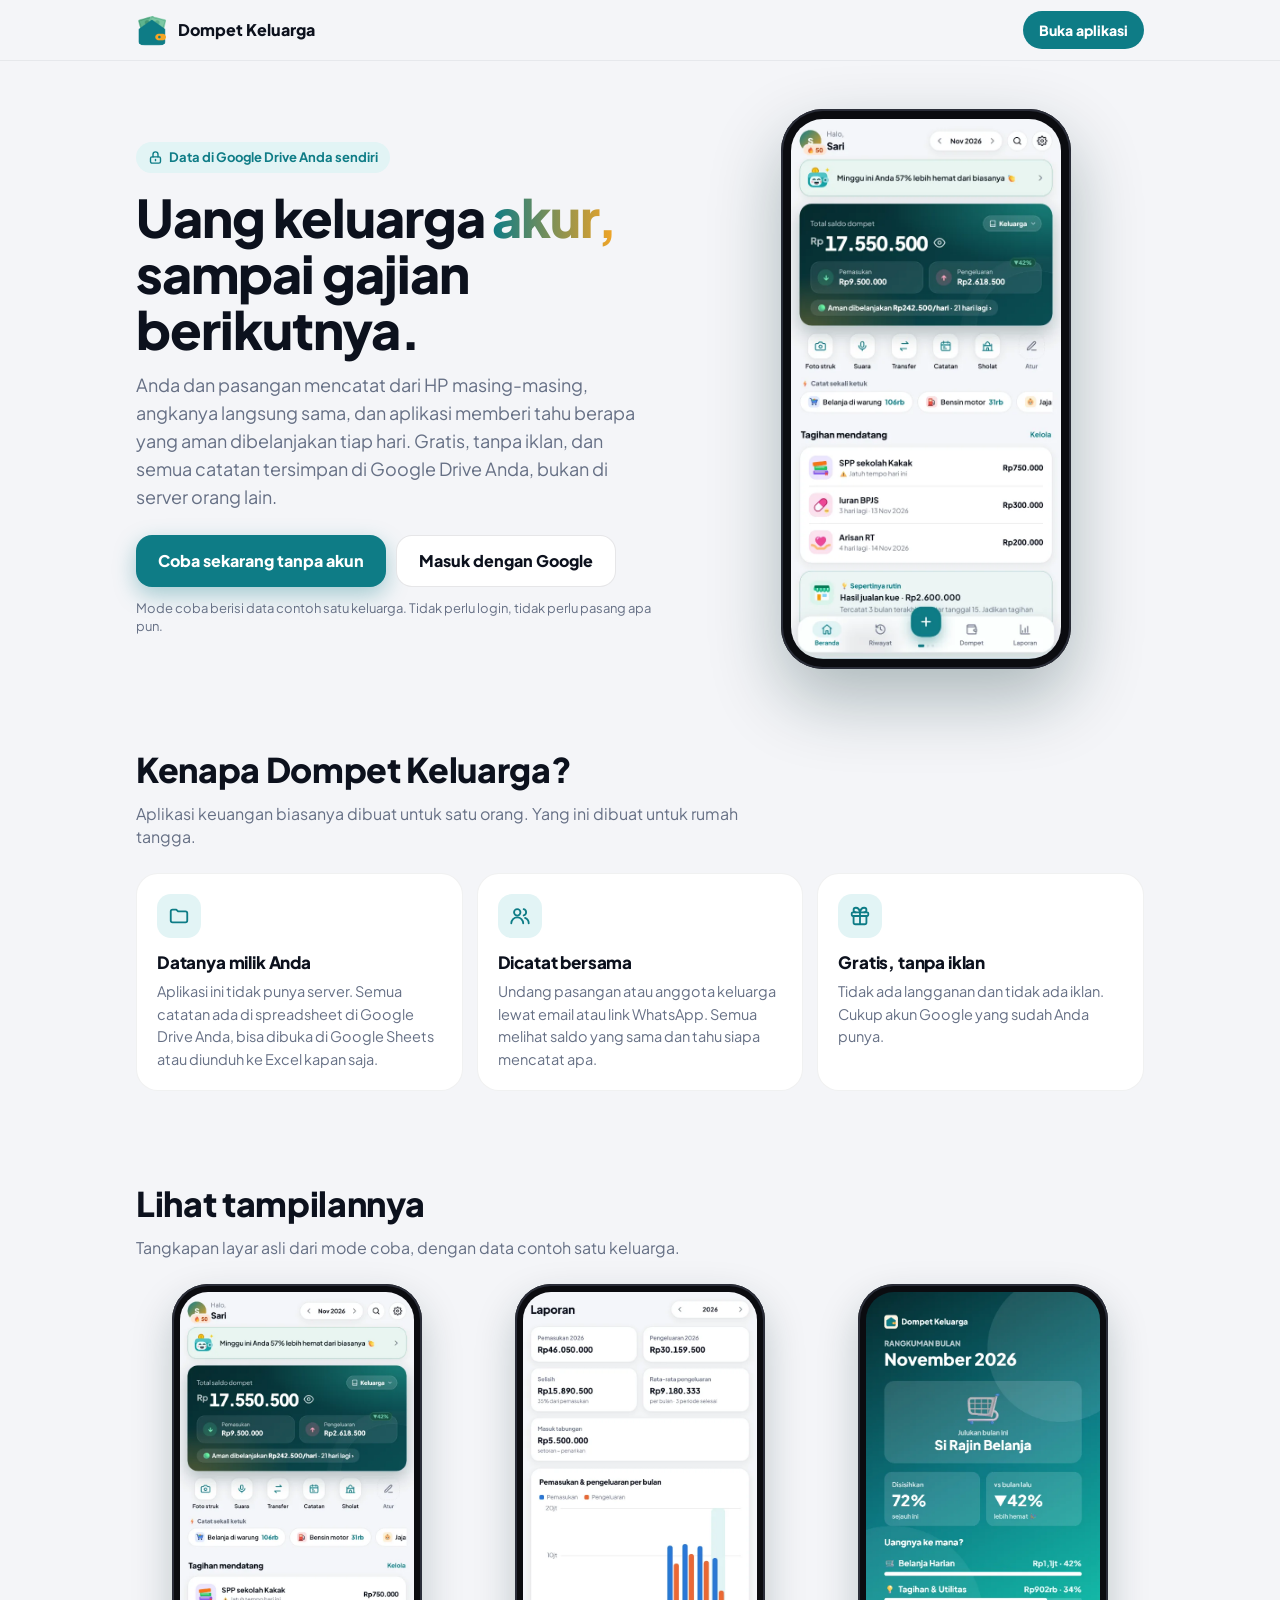
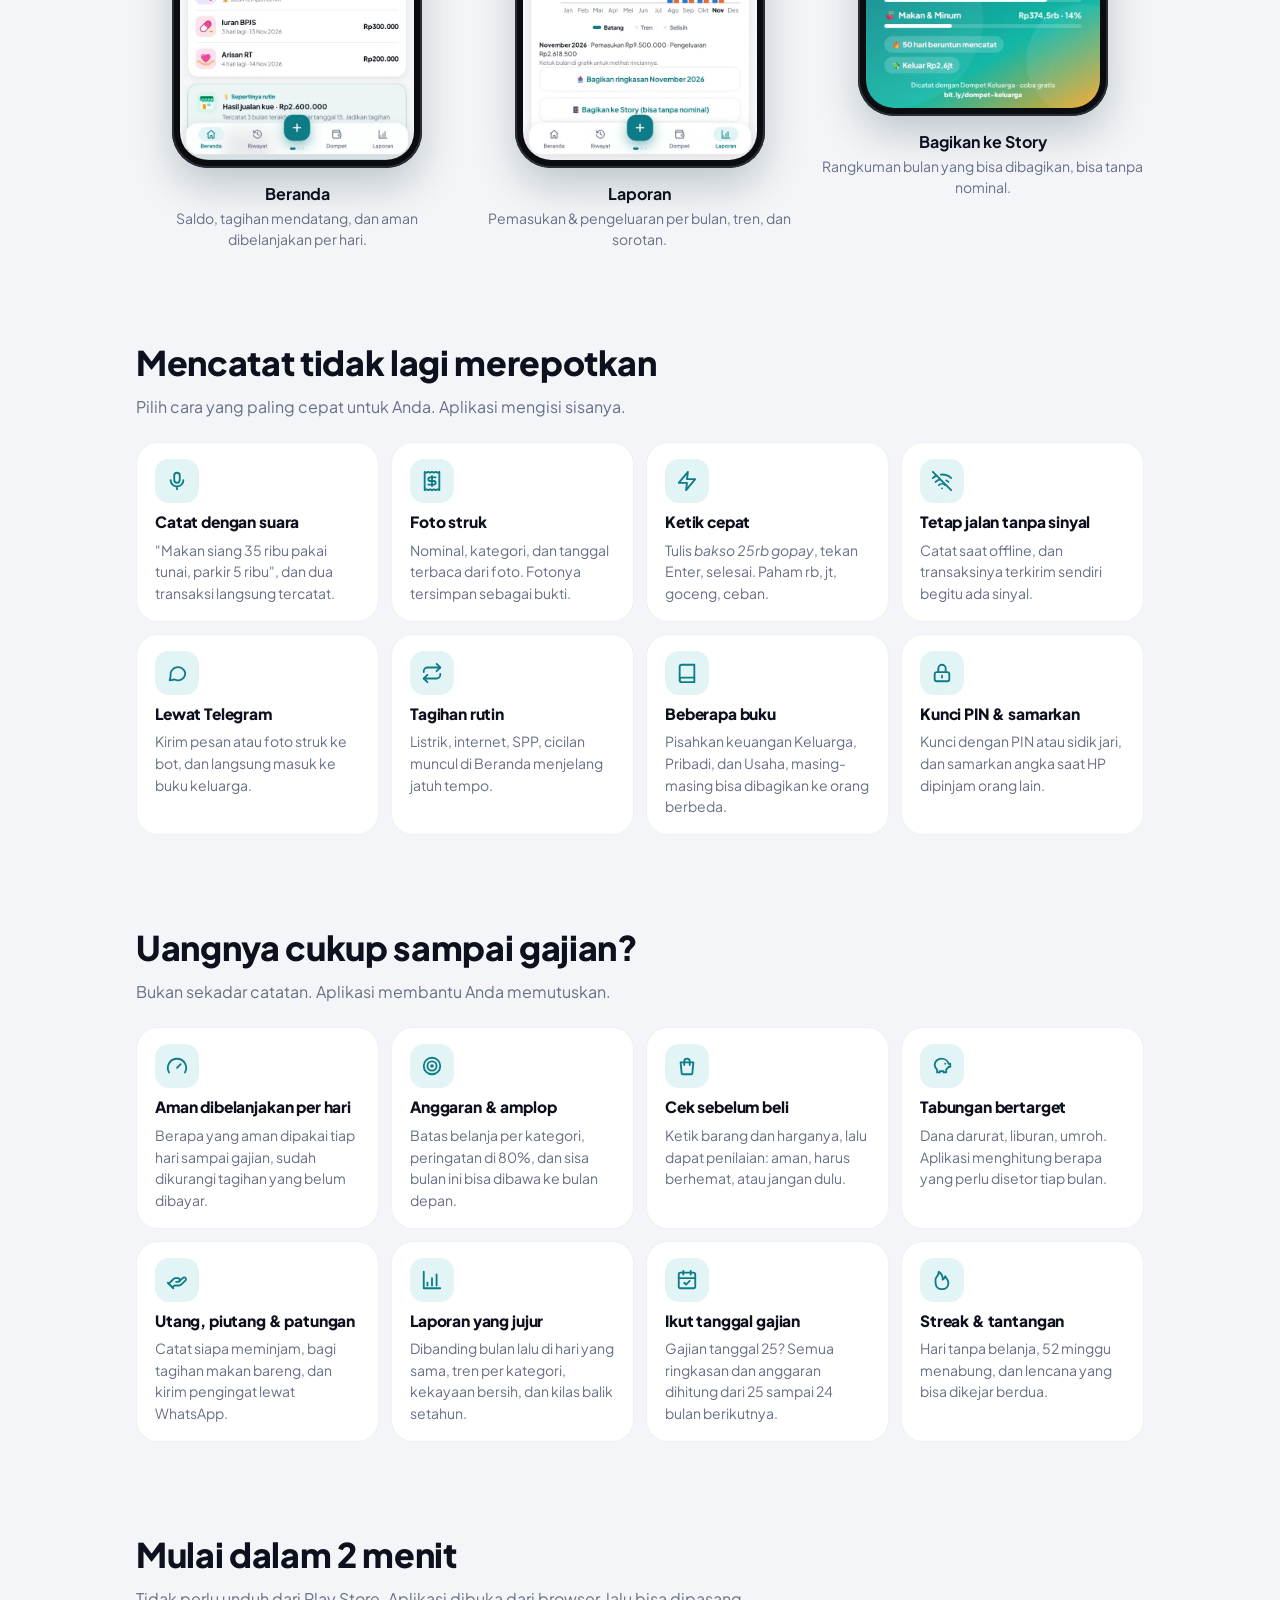
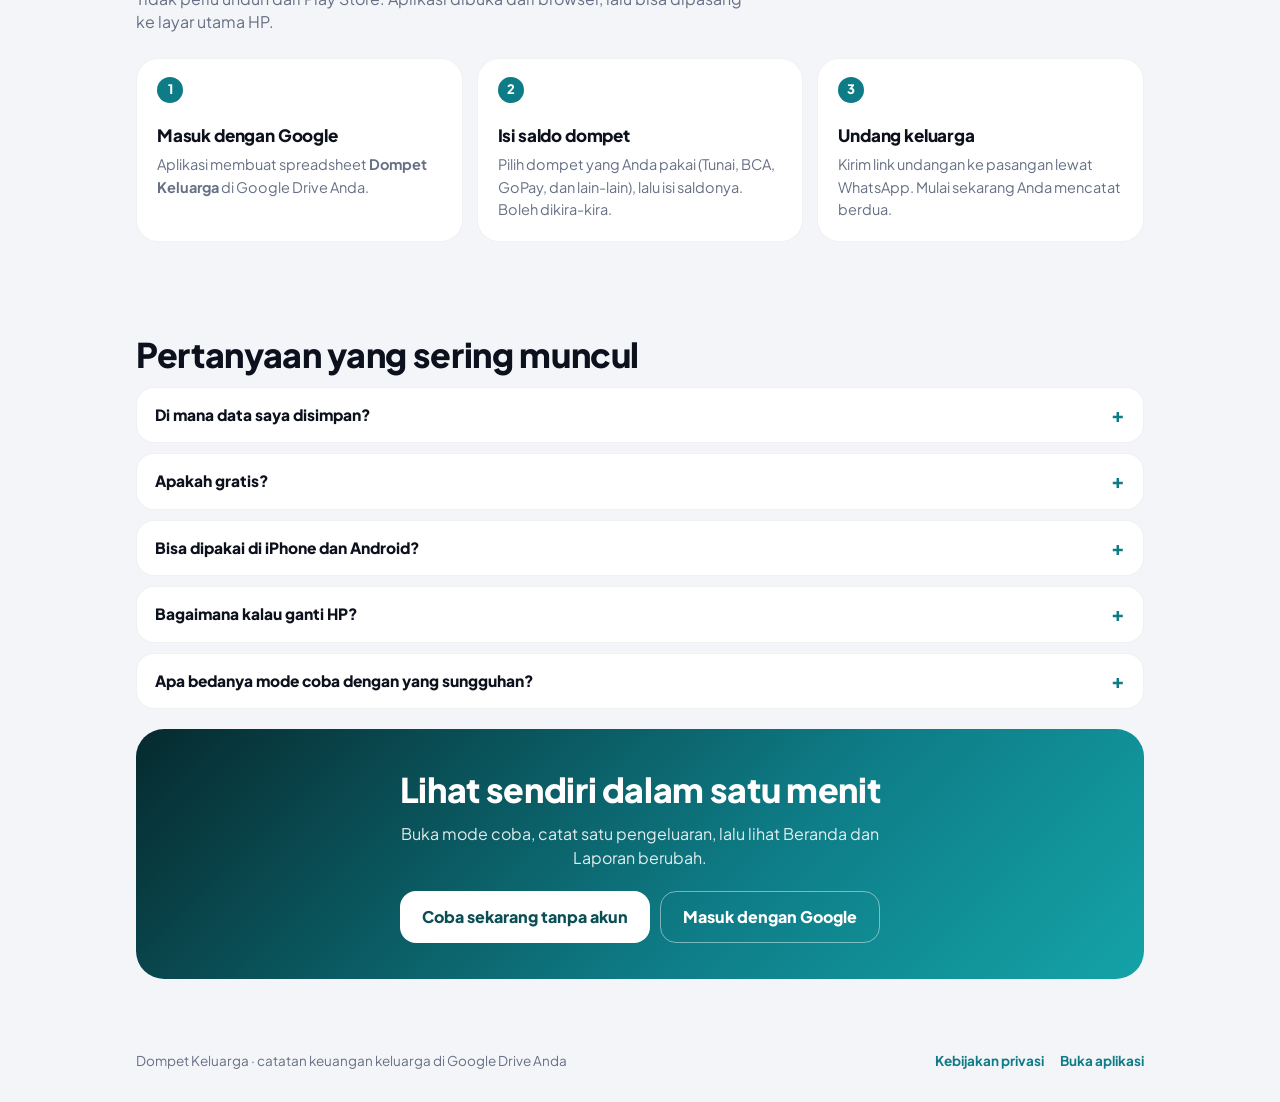
<file: web/tentang.html>
<!DOCTYPE html>
<html lang="id">
  <head>
    <meta charset="utf-8">
    <meta name="viewport" content="width=device-width, initial-scale=1, viewport-fit=cover">
    <meta name="theme-color" content="#f4f5f8" media="(prefers-color-scheme: light)">
    <meta name="theme-color" content="#0b0c10" media="(prefers-color-scheme: dark)">
    <title>Dompet Keluarga · Uang keluarga akur sampai gajian</title>
    <meta name="description" content="Aplikasi catat keuangan keluarga yang dipakai berdua. Gratis, tanpa iklan, dan semua data tersimpan di Google Drive Anda sendiri. Coba langsung tanpa akun.">
    <!-- Pratinjau tautan saat dibagikan ke WhatsApp / media sosial -->
    <meta property="og:type" content="website">
    <meta property="og:title" content="Dompet Keluarga: uang keluarga akur, sampai gajian berikutnya">
    <meta property="og:description" content="Gratis, tanpa iklan, datanya di Google Drive Anda sendiri. Catat lewat suara, foto struk, atau ketik cepat. Coba langsung tanpa akun.">
    <meta property="og:image" content="https://shiroesyn202601-ship-it.github.io/dompet-keluarga/gambar/pratinjau.jpg">
    <meta property="og:image:width" content="1200">
    <meta property="og:image:height" content="630">
    <meta property="og:site_name" content="Dompet Keluarga">
    <meta property="og:url" content="https://shiroesyn202601-ship-it.github.io/dompet-keluarga/tentang.html">
    <meta name="twitter:card" content="summary_large_image">
    <link rel="icon" type="image/png" sizes="32x32" href="ikon/favicon-32.png">
    <link rel="apple-touch-icon" href="ikon/apple-touch-icon.png">
    <link rel="preconnect" href="https://fonts.googleapis.com">
    <link rel="preconnect" href="https://fonts.gstatic.com" crossorigin>
    <link rel="stylesheet" href="https://fonts.googleapis.com/css2?family=Plus+Jakarta+Sans:wght@400;500;600;700;800&display=swap">
    <script>
      // Ikuti tema yang dipilih di aplikasi (⚙️ → Tema).
      try { var t = localStorage.getItem('dk_tema'); if (t === 'dark' || t === 'light') document.documentElement.dataset.theme = t; } catch (e) { /* mode privat */ }
    </script>
    <link rel="stylesheet" href="assets/styles.css">
    <style>
      body { max-width: none; padding: 0; overflow-x: hidden; }
      a { color: inherit; }
      .lebar { max-width: 1040px; margin: 0 auto; padding: 0 16px; }

      /* Bilah atas */
      .bilah { position: sticky; top: 0; z-index: 5; padding-top: env(safe-area-inset-top);
        background: color-mix(in srgb, var(--bg) 86%, transparent); -webkit-backdrop-filter: blur(14px); backdrop-filter: blur(14px);
        border-bottom: 1px solid color-mix(in srgb, var(--text) 6%, transparent); }
      .bilah .lebar { display: flex; align-items: center; gap: 10px; height: 60px; }
      .bilah img { width: 32px; height: 32px; border-radius: 9px; }
      .bilah b { font-size: 16px; font-weight: 800; }
      .bilah .ke-app { margin-left: auto; padding: 9px 16px; border-radius: 999px; font-size: 14px; font-weight: 800; text-decoration: none;
        background: var(--primary); color: var(--on-primary); }

      /* Pembuka */
      .pembuka { position: relative; padding: 48px 0 32px; }
      .pembuka::before { content: ''; position: absolute; inset: -60px -20% auto; height: 520px; z-index: -1; pointer-events: none;
        background: radial-gradient(60% 60% at 30% 30%, color-mix(in srgb, #14a3a8 24%, transparent), transparent 70%),
                    radial-gradient(50% 50% at 80% 20%, color-mix(in srgb, #f5a524 18%, transparent), transparent 70%); }
      .pembuka .lebar { display: grid; grid-template-columns: 1.1fr .9fr; gap: 40px; align-items: center; }
      .lencana { display: inline-flex; flex-direction: row; gap: 6px; align-items: center; padding: 6px 12px; border-radius: 999px; font-size: 13px; font-weight: 700;
        background: var(--primary-soft); color: var(--primary); }
      .pembuka h1 { margin: 16px 0 14px; font-size: clamp(32px, 6vw, 52px); line-height: 1.08; font-weight: 800; letter-spacing: -.02em; }
      .pembuka h1 em { font-style: normal; background: linear-gradient(90deg, #0e7c86, #f5a524); -webkit-background-clip: text; background-clip: text; color: transparent; }
      .pembuka p.sub { margin: 0 0 24px; font-size: 18px; line-height: 1.55; color: var(--muted); max-width: 520px; }
      .ajakan { display: flex; flex-wrap: wrap; gap: 10px; }
      .ajakan a { display: inline-flex; align-items: center; justify-content: center; gap: 8px; min-height: 52px; padding: 0 22px; border-radius: 16px;
        font-size: 16px; font-weight: 800; text-decoration: none; }
      .ajakan .utama { background: var(--primary); color: var(--on-primary); box-shadow: 0 8px 22px color-mix(in srgb, var(--primary) 35%, transparent); }
      .ajakan .kedua { background: var(--card); color: var(--text); border: 1px solid color-mix(in srgb, var(--text) 10%, transparent); }
      .catatan-kecil { margin: 12px 0 0; font-size: 13px; color: var(--muted); }

      /* Bingkai HP berisi tangkapan layar asli (gambar/layar-*.webp) */
      .hp { justify-self: center; width: 290px; padding: 10px; border-radius: 42px; background: #0b0c10;
        box-shadow: 0 30px 70px rgba(6, 42, 46, .3), inset 0 0 0 2px #2a2d38; }
      .hp img { display: block; width: 100%; height: auto; border-radius: 32px; }
      .hp.kecil { width: 100%; max-width: 250px; margin: 0 auto; padding: 8px; border-radius: 36px; box-shadow: 0 18px 40px rgba(6, 42, 46, .22), inset 0 0 0 2px #2a2d38; }
      .hp.kecil img { border-radius: 28px; }
      .galeri { display: grid; grid-template-columns: repeat(3, 1fr); gap: 20px; align-items: start; }
      .galeri figure { margin: 0; text-align: center; }
      .galeri figcaption { margin-top: 14px; color: var(--muted); font-size: 14px; line-height: 1.5; }
      .galeri figcaption b { display: block; color: var(--text); font-size: 16px; margin-bottom: 2px; }
      .lencana svg { width: 15px; height: 15px; fill: none; stroke: currentColor; stroke-width: 2.2; stroke-linecap: round; stroke-linejoin: round; }
      .ulasan { margin: 0; }
      .ulasan blockquote { margin: 0 0 12px; font-size: 15.5px; line-height: 1.55; }
      .ulasan figcaption { color: var(--muted); font-size: 13.5px; font-weight: 700; }

      /* Bagian umum */
      section.bagian { padding: 44px 0; }
      .bagian h2 { margin: 0 0 8px; font-size: clamp(24px, 4vw, 34px); font-weight: 800; letter-spacing: -.01em; }
      .bagian p.pengantar { margin: 0 0 24px; color: var(--muted); font-size: 16px; max-width: 620px; }

      .tiga { display: grid; grid-template-columns: repeat(3, 1fr); gap: 14px; }
      .kotak { padding: 20px; border-radius: 22px; background: var(--card); border: 1px solid color-mix(in srgb, var(--text) 6%, transparent); }
      .kotak .ik { width: 44px; height: 44px; border-radius: 14px; display: grid; place-items: center; background: var(--primary-soft); color: var(--primary); }
      .kotak .ik svg { width: 22px; height: 22px; fill: none; stroke: currentColor; stroke-width: 2; stroke-linecap: round; stroke-linejoin: round; }
      .kotak h3 { margin: 12px 0 6px; font-size: 17px; font-weight: 800; }
      .kotak p { margin: 0; color: var(--muted); font-size: 14.5px; line-height: 1.55; }

      .fitur { display: grid; grid-template-columns: repeat(auto-fill, minmax(230px, 1fr)); gap: 12px; }
      .fitur .kotak { padding: 16px 18px; }
      .fitur h3 { margin-top: 8px; font-size: 15.5px; }
      .fitur p { font-size: 14px; }

      .langkah { counter-reset: n; display: grid; grid-template-columns: repeat(3, 1fr); gap: 14px; }
      .langkah .kotak { position: relative; padding-top: 52px; }
      .langkah .kotak::before { counter-increment: n; content: counter(n); position: absolute; top: 18px; left: 20px; width: 26px; height: 26px; border-radius: 50%;
        display: grid; place-items: center; font-size: 13px; font-weight: 800; background: var(--primary); color: var(--on-primary); }

      details.tanya-jawab { padding: 16px 18px; margin-bottom: 10px; border-radius: 18px; background: var(--card);
        border: 1px solid color-mix(in srgb, var(--text) 6%, transparent); }
      details.tanya-jawab summary { cursor: pointer; font-weight: 800; font-size: 15.5px; list-style: none; display: flex; justify-content: space-between; gap: 12px; }
      details.tanya-jawab summary::-webkit-details-marker { display: none; }
      details.tanya-jawab summary::after { content: '+'; color: var(--primary); font-size: 20px; line-height: 1; }
      details.tanya-jawab[open] summary::after { content: '−'; }
      details.tanya-jawab p { margin: 10px 0 0; color: var(--muted); font-size: 14.5px; line-height: 1.6; }

      .penutup { margin: 20px 0 0; padding: 36px 24px; border-radius: 28px; text-align: center; color: #fff;
        background: linear-gradient(135deg, #062a2e, #0e7c86 60%, #14a3a8); }
      .penutup h2 { color: #fff; }
      .penutup p { margin: 0 auto 22px; max-width: 520px; opacity: .88; font-size: 16px; }
      .penutup .ajakan { justify-content: center; }
      .penutup .ajakan .utama { background: #fff; color: #0b4f55; box-shadow: none; }
      .penutup .ajakan .kedua { background: transparent; color: #fff; border-color: rgba(255, 255, 255, .45); }

      footer { padding: 28px 0 calc(32px + env(safe-area-inset-bottom)); color: var(--muted); font-size: 13.5px; }
      footer .lebar { display: flex; flex-wrap: wrap; gap: 8px 18px; justify-content: space-between; }
      footer nav { display: flex; gap: 16px; }
      footer a { color: var(--primary); font-weight: 700; text-decoration: none; }

      @media (max-width: 820px) {
        .pembuka { padding-top: 32px; }
        .pembuka .lebar { grid-template-columns: 1fr; gap: 32px; }
        .tiga, .langkah { grid-template-columns: 1fr; }
        .galeri { grid-template-columns: 1fr; gap: 32px; }
      }
      @media (max-width: 420px) {
        .ajakan a { width: 100%; }
        .hp { width: 260px; }
      }
    </style>
  </head>
  <body>
    <!-- Ikon garis (gaya sama dengan aplikasi), dipakai lewat <use href="#i-…"> -->
    <svg width="0" height="0" style="position:absolute" aria-hidden="true">
      <symbol id="i-folder" viewBox="0 0 24 24"><path d="M3 7a2 2 0 0 1 2-2h4l2 2h8a2 2 0 0 1 2 2v8a2 2 0 0 1-2 2H5a2 2 0 0 1-2-2z"/></symbol>
      <symbol id="i-berdua" viewBox="0 0 24 24"><circle cx="9" cy="8" r="3.5"/><path d="M2.5 20a6.5 6.5 0 0 1 13 0"/><path d="M16 4.6a3.5 3.5 0 0 1 0 6.8M21.5 20a6.5 6.5 0 0 0-4-6"/></symbol>
      <symbol id="i-hadiah" viewBox="0 0 24 24"><rect x="3" y="8" width="18" height="4" rx="1"/><path d="M12 8v13M19 12v7a2 2 0 0 1-2 2H7a2 2 0 0 1-2-2v-7"/><path d="M7.5 8a2.5 2.5 0 0 1 0-5C11 3 12 8 12 8s1-5 4.5-5a2.5 2.5 0 0 1 0 5"/></symbol>
      <symbol id="i-mic" viewBox="0 0 24 24"><rect x="9" y="3" width="6" height="11" rx="3"/><path d="M5 11a7 7 0 0 0 14 0M12 18v3"/></symbol>
      <symbol id="i-struk" viewBox="0 0 24 24"><path d="M4 2v20l2-1 2 1 2-1 2 1 2-1 2 1 2-1 2 1V2l-2 1-2-1-2 1-2-1-2 1-2-1-2 1z"/><path d="M16 8h-6a2 2 0 1 0 0 4h4a2 2 0 1 1 0 4H8"/><path d="M12 17.5v-11"/></symbol>
      <symbol id="i-kilat" viewBox="0 0 24 24"><path d="M13 2 3 14h9l-1 8 10-12h-9z"/></symbol>
      <symbol id="i-offline" viewBox="0 0 24 24"><path d="m2 2 20 20"/><path d="M8.5 16.5a5 5 0 0 1 7 0M5 13a10 10 0 0 1 5.2-2.8M19 13a10 10 0 0 0-2.3-1.6M2 8.8a15 15 0 0 1 4.2-2.6M22 8.8A15 15 0 0 0 10.7 5"/><path d="M12 20h.01"/></symbol>
      <symbol id="i-obrolan" viewBox="0 0 24 24"><path d="M21 12a8 8 0 0 1-11.6 7.1L4 20l1-4.4A8 8 0 1 1 21 12z"/></symbol>
      <symbol id="i-ulang" viewBox="0 0 24 24"><path d="m17 2 4 4-4 4"/><path d="M3 11v-1a4 4 0 0 1 4-4h14"/><path d="m7 22-4-4 4-4"/><path d="M21 13v1a4 4 0 0 1-4 4H3"/></symbol>
      <symbol id="i-buku" viewBox="0 0 24 24"><path d="M4 19.5A2.5 2.5 0 0 1 6.5 17H20V3H6.5A2.5 2.5 0 0 0 4 5.5z"/><path d="M4 19.5A2.5 2.5 0 0 0 6.5 22H20v-5"/></symbol>
      <symbol id="i-gembok" viewBox="0 0 24 24"><rect x="4" y="11" width="16" height="10" rx="2.5"/><path d="M8 11V7a4 4 0 0 1 8 0v4"/><path d="M12 15v2"/></symbol>
      <symbol id="i-ramal" viewBox="0 0 24 24"><path d="m12 14 4-4"/><path d="M3.3 19a10 10 0 1 1 17.4 0"/></symbol>
      <symbol id="i-target" viewBox="0 0 24 24"><circle cx="12" cy="12" r="9"/><circle cx="12" cy="12" r="5"/><circle cx="12" cy="12" r="1"/></symbol>
      <symbol id="i-tas" viewBox="0 0 24 24"><path d="M5 8h14l-1.2 12.1a1 1 0 0 1-1 .9H7.2a1 1 0 0 1-1-.9z"/><path d="M9 11V7a3 3 0 0 1 6 0v4"/></symbol>
      <symbol id="i-celengan" viewBox="0 0 24 24"><path d="M19 9.5c-.5-3-3.6-5.5-7.5-5.5C7.4 4 4 7 4 10.7c0 2 1 3.8 2.6 5V19h3v-1.5h4V19h3v-3.2c1-.7 1.8-1.6 2.3-2.8H21v-3.5z"/><path d="M15.5 9.5h.01"/></symbol>
      <symbol id="i-tangan" viewBox="0 0 24 24"><path d="M11 14h2a2 2 0 1 0 0-4h-3c-.6 0-1.1.2-1.4.6L3 16"/><path d="m7 20 1.6-1.4c.3-.4.8-.6 1.4-.6h4c1.1 0 2.1-.4 2.8-1.2l4.6-4.4a2 2 0 0 0-2.8-2.8l-4.2 3.9"/><path d="m2 15 6 6"/></symbol>
      <symbol id="i-grafik" viewBox="0 0 24 24"><path d="M3 3v18h18"/><path d="M7 15v3M12 10v8M17 6v12"/></symbol>
      <symbol id="i-gajian" viewBox="0 0 24 24"><rect x="3" y="4" width="18" height="17" rx="2"/><path d="M16 2v4M8 2v4M3 10h18"/><path d="m9 15 2 2 4-4"/></symbol>
      <symbol id="i-api" viewBox="0 0 24 24"><path d="M12 22c4 0 7-2.7 7-6.7 0-3.3-2.3-5.6-3.6-7.3-.4 1.8-1.4 3-2.6 3.6.2-3.4-1.4-6.6-4.3-8.6.2 3-1.4 5-3 6.8C4.3 11.2 5 13.6 5 15.3 5 19.3 8 22 12 22z"/></symbol>
    </svg>
    <header class="bilah">
      <div class="lebar">
        <img src="ikon/ikon-192.png" alt="">
        <b>Dompet Keluarga</b>
        <a class="ke-app" href="./">Buka aplikasi</a>
      </div>
    </header>

    <main>
      <section class="pembuka">
        <div class="lebar">
          <div>
            <span class="lencana"><svg viewBox="0 0 24 24" aria-hidden="true"><use href="#i-gembok"/></svg>Data di Google Drive Anda sendiri</span>
            <h1>Uang keluarga <em>akur,</em> sampai gajian berikutnya.</h1>
            <p class="sub">Anda dan pasangan mencatat dari HP masing-masing, angkanya langsung sama, dan aplikasi memberi tahu berapa yang aman dibelanjakan tiap hari. Gratis, tanpa iklan, dan semua catatan tersimpan di Google Drive Anda, bukan di server orang lain.</p>
            <div class="ajakan">
              <a class="utama" href="./?coba">Coba sekarang tanpa akun</a>
              <a class="kedua" href="./">Masuk dengan Google</a>
            </div>
            <p class="catatan-kecil">Mode coba berisi data contoh satu keluarga. Tidak perlu login, tidak perlu pasang apa pun.</p>
          </div>

          <div class="hp"><img src="gambar/layar-beranda.webp" width="600" height="1200" alt="Tampilan Beranda Dompet Keluarga: total saldo, pemasukan, pengeluaran, dan berapa yang aman dibelanjakan per hari"></div>
        </div>
      </section>

      <section class="bagian">
        <div class="lebar">
          <h2>Kenapa Dompet Keluarga?</h2>
          <p class="pengantar">Aplikasi keuangan biasanya dibuat untuk satu orang. Yang ini dibuat untuk rumah tangga.</p>
          <div class="tiga">
            <div class="kotak">
              <div class="ik"><svg viewBox="0 0 24 24" aria-hidden="true"><use href="#i-folder"/></svg></div>
              <h3>Datanya milik Anda</h3>
              <p>Aplikasi ini tidak punya server. Semua catatan ada di spreadsheet di Google Drive Anda, bisa dibuka di Google Sheets atau diunduh ke Excel kapan saja.</p>
            </div>
            <div class="kotak">
              <div class="ik"><svg viewBox="0 0 24 24" aria-hidden="true"><use href="#i-berdua"/></svg></div>
              <h3>Dicatat bersama</h3>
              <p>Undang pasangan atau anggota keluarga lewat email atau link WhatsApp. Semua melihat saldo yang sama dan tahu siapa mencatat apa.</p>
            </div>
            <div class="kotak">
              <div class="ik"><svg viewBox="0 0 24 24" aria-hidden="true"><use href="#i-hadiah"/></svg></div>
              <h3>Gratis, tanpa iklan</h3>
              <p>Tidak ada langganan dan tidak ada iklan. Cukup akun Google yang sudah Anda punya.</p>
            </div>
          </div>
        </div>
      </section>

      <section class="bagian">
        <div class="lebar">
          <h2>Lihat tampilannya</h2>
          <p class="pengantar">Tangkapan layar asli dari mode coba, dengan data contoh satu keluarga.</p>
          <div class="galeri">
            <figure><div class="hp kecil"><img src="gambar/layar-beranda.webp" width="600" height="1200" loading="lazy" alt="Beranda: saldo semua dompet dan aman dibelanjakan per hari"></div><figcaption><b>Beranda</b>Saldo, tagihan mendatang, dan aman dibelanjakan per hari.</figcaption></figure>
            <figure><div class="hp kecil"><img src="gambar/layar-laporan.webp" width="600" height="1200" loading="lazy" alt="Laporan: pemasukan dan pengeluaran per bulan"></div><figcaption><b>Laporan</b>Pemasukan &amp; pengeluaran per bulan, tren, dan sorotan.</figcaption></figure>
            <figure><div class="hp kecil"><img src="gambar/layar-story.webp" width="600" height="1067" loading="lazy" alt="Gambar Story rangkuman bulan"></div><figcaption><b>Bagikan ke Story</b>Rangkuman bulan yang bisa dibagikan, bisa tanpa nominal.</figcaption></figure>
          </div>
        </div>
      </section>

      <section class="bagian">
        <div class="lebar">
          <h2>Mencatat tidak lagi merepotkan</h2>
          <p class="pengantar">Pilih cara yang paling cepat untuk Anda. Aplikasi mengisi sisanya.</p>
          <div class="fitur">
            <div class="kotak"><div class="ik"><svg viewBox="0 0 24 24" aria-hidden="true"><use href="#i-mic"/></svg></div><h3>Catat dengan suara</h3><p>"Makan siang 35 ribu pakai tunai, parkir 5 ribu", dan dua transaksi langsung tercatat.</p></div>
            <div class="kotak"><div class="ik"><svg viewBox="0 0 24 24" aria-hidden="true"><use href="#i-struk"/></svg></div><h3>Foto struk</h3><p>Nominal, kategori, dan tanggal terbaca dari foto. Fotonya tersimpan sebagai bukti.</p></div>
            <div class="kotak"><div class="ik"><svg viewBox="0 0 24 24" aria-hidden="true"><use href="#i-kilat"/></svg></div><h3>Ketik cepat</h3><p>Tulis <i>bakso 25rb gopay</i>, tekan Enter, selesai. Paham rb, jt, goceng, ceban.</p></div>
            <div class="kotak"><div class="ik"><svg viewBox="0 0 24 24" aria-hidden="true"><use href="#i-offline"/></svg></div><h3>Tetap jalan tanpa sinyal</h3><p>Catat saat offline, dan transaksinya terkirim sendiri begitu ada sinyal.</p></div>
            <div class="kotak"><div class="ik"><svg viewBox="0 0 24 24" aria-hidden="true"><use href="#i-obrolan"/></svg></div><h3>Lewat Telegram</h3><p>Kirim pesan atau foto struk ke bot, dan langsung masuk ke buku keluarga.</p></div>
            <div class="kotak"><div class="ik"><svg viewBox="0 0 24 24" aria-hidden="true"><use href="#i-ulang"/></svg></div><h3>Tagihan rutin</h3><p>Listrik, internet, SPP, cicilan muncul di Beranda menjelang jatuh tempo.</p></div>
            <div class="kotak"><div class="ik"><svg viewBox="0 0 24 24" aria-hidden="true"><use href="#i-buku"/></svg></div><h3>Beberapa buku</h3><p>Pisahkan keuangan Keluarga, Pribadi, dan Usaha, masing-masing bisa dibagikan ke orang berbeda.</p></div>
            <div class="kotak"><div class="ik"><svg viewBox="0 0 24 24" aria-hidden="true"><use href="#i-gembok"/></svg></div><h3>Kunci PIN &amp; samarkan</h3><p>Kunci dengan PIN atau sidik jari, dan samarkan angka saat HP dipinjam orang lain.</p></div>
          </div>
        </div>
      </section>

      <section class="bagian">
        <div class="lebar">
          <h2>Uangnya cukup sampai gajian?</h2>
          <p class="pengantar">Bukan sekadar catatan. Aplikasi membantu Anda memutuskan.</p>
          <div class="fitur">
            <div class="kotak"><div class="ik"><svg viewBox="0 0 24 24" aria-hidden="true"><use href="#i-ramal"/></svg></div><h3>Aman dibelanjakan per hari</h3><p>Berapa yang aman dipakai tiap hari sampai gajian, sudah dikurangi tagihan yang belum dibayar.</p></div>
            <div class="kotak"><div class="ik"><svg viewBox="0 0 24 24" aria-hidden="true"><use href="#i-target"/></svg></div><h3>Anggaran &amp; amplop</h3><p>Batas belanja per kategori, peringatan di 80%, dan sisa bulan ini bisa dibawa ke bulan depan.</p></div>
            <div class="kotak"><div class="ik"><svg viewBox="0 0 24 24" aria-hidden="true"><use href="#i-tas"/></svg></div><h3>Cek sebelum beli</h3><p>Ketik barang dan harganya, lalu dapat penilaian: aman, harus berhemat, atau jangan dulu.</p></div>
            <div class="kotak"><div class="ik"><svg viewBox="0 0 24 24" aria-hidden="true"><use href="#i-celengan"/></svg></div><h3>Tabungan bertarget</h3><p>Dana darurat, liburan, umroh. Aplikasi menghitung berapa yang perlu disetor tiap bulan.</p></div>
            <div class="kotak"><div class="ik"><svg viewBox="0 0 24 24" aria-hidden="true"><use href="#i-tangan"/></svg></div><h3>Utang, piutang &amp; patungan</h3><p>Catat siapa meminjam, bagi tagihan makan bareng, dan kirim pengingat lewat WhatsApp.</p></div>
            <div class="kotak"><div class="ik"><svg viewBox="0 0 24 24" aria-hidden="true"><use href="#i-grafik"/></svg></div><h3>Laporan yang jujur</h3><p>Dibanding bulan lalu di hari yang sama, tren per kategori, kekayaan bersih, dan kilas balik setahun.</p></div>
            <div class="kotak"><div class="ik"><svg viewBox="0 0 24 24" aria-hidden="true"><use href="#i-gajian"/></svg></div><h3>Ikut tanggal gajian</h3><p>Gajian tanggal 25? Semua ringkasan dan anggaran dihitung dari 25 sampai 24 bulan berikutnya.</p></div>
            <div class="kotak"><div class="ik"><svg viewBox="0 0 24 24" aria-hidden="true"><use href="#i-api"/></svg></div><h3>Streak &amp; tantangan</h3><p>Hari tanpa belanja, 52 minggu menabung, dan lencana yang bisa dikejar berdua.</p></div>
          </div>
        </div>
      </section>

      <section class="bagian">
        <div class="lebar">
          <h2>Mulai dalam 2 menit</h2>
          <p class="pengantar">Tidak perlu unduh dari Play Store. Aplikasi dibuka dari browser, lalu bisa dipasang ke layar utama HP.</p>
          <div class="langkah">
            <div class="kotak"><h3>Masuk dengan Google</h3><p>Aplikasi membuat spreadsheet <b>Dompet Keluarga</b> di Google Drive Anda.</p></div>
            <div class="kotak"><h3>Isi saldo dompet</h3><p>Pilih dompet yang Anda pakai (Tunai, BCA, GoPay, dan lain-lain), lalu isi saldonya. Boleh dikira-kira.</p></div>
            <div class="kotak"><h3>Undang keluarga</h3><p>Kirim link undangan ke pasangan lewat WhatsApp. Mulai sekarang Anda mencatat berdua.</p></div>
          </div>
        </div>
      </section>

      <!-- TESTIMONI: isi HANYA dengan ulasan pengguna sungguhan (minta izin menampilkan namanya), lalu hapus tanda komentar ini.
      <section class="bagian">
        <div class="lebar">
          <h2>Kata mereka yang sudah pakai</h2>
          <div class="tiga">
            <figure class="kotak ulasan"><blockquote>"…"</blockquote><figcaption>Nama, kota</figcaption></figure>
            <figure class="kotak ulasan"><blockquote>"…"</blockquote><figcaption>Nama, kota</figcaption></figure>
            <figure class="kotak ulasan"><blockquote>"…"</blockquote><figcaption>Nama, kota</figcaption></figure>
          </div>
        </div>
      </section>
      -->

      <section class="bagian">
        <div class="lebar">
          <h2>Pertanyaan yang sering muncul</h2>
          <details class="tanya-jawab">
            <summary>Di mana data saya disimpan?</summary>
            <p>Di spreadsheet di Google Drive Anda sendiri. Aplikasi tidak punya server, dan hanya Anda serta orang yang Anda undang yang bisa membukanya. Aplikasi hanya bisa membuka file yang dibuatnya sendiri atau yang Anda pilih.</p>
          </details>
          <details class="tanya-jawab">
            <summary>Apakah gratis?</summary>
            <p>Ada masa gratis di setiap buku keuangan, cukup untuk mencoba beberapa bulan. Setelah itu, versi penuh cukup sekali bayar untuk selamanya (harganya tertera di aplikasi: ⚙️ → Versi penuh), tanpa langganan dan tanpa iklan, untuk seluruh keluarga di buku itu. Data Anda tetap bisa dilihat dan diunduh walaupun belum membeli. Fitur AI (baca struk lebih akurat, penjelasan laporan) memakai kunci Gemini gratis dari Google yang bisa Anda isi sendiri, dan sifatnya opsional.</p>
          </details>
          <details class="tanya-jawab">
            <summary>Bisa dipakai di iPhone dan Android?</summary>
            <p>Bisa. Buka alamatnya di browser HP, lalu pasang ke layar utama supaya terasa seperti aplikasi biasa. Aplikasi memperbarui dirinya sendiri.</p>
          </details>
          <details class="tanya-jawab">
            <summary>Bagaimana kalau ganti HP?</summary>
            <p>Masuk dengan akun Google yang sama, dan semua catatan langsung ada. Datanya memang tidak pernah disimpan di HP saja.</p>
          </details>
          <details class="tanya-jawab">
            <summary>Apa bedanya mode coba dengan yang sungguhan?</summary>
            <p>Mode coba memakai data contoh yang disimpan di HP Anda saja, jadi bebas diubah atau dihapus. Fitur yang butuh Google Drive (foto struk, undang anggota, bot Telegram) baru aktif setelah masuk. Data contoh tidak ikut dipindahkan.</p>
          </details>

          <div class="penutup">
            <h2>Lihat sendiri dalam satu menit</h2>
            <p>Buka mode coba, catat satu pengeluaran, lalu lihat Beranda dan Laporan berubah.</p>
            <div class="ajakan">
              <a class="utama" href="./?coba">Coba sekarang tanpa akun</a>
              <a class="kedua" href="./">Masuk dengan Google</a>
            </div>
          </div>
        </div>
      </section>
    </main>

    <footer>
      <div class="lebar">
        <span>Dompet Keluarga · catatan keuangan keluarga di Google Drive Anda</span>
        <nav><a href="privasi.html">Kebijakan privasi</a><a href="./">Buka aplikasi</a></nav>
      </div>
    </footer>
  </body>
</html>
</file>
<file: web/assets/styles.css>
/* ==========================================================================
   Dompet Keluarga — gaya "fintech bersih"
   Latar terang lembut, kartu besar membulat, angka tebal, satu warna aksen,
   navigasi pil mengambang. Mode gelap otomatis mengikuti perangkat.
   ========================================================================== */

:root {
  --bg: #f4f5f8;
  --card: #ffffff;
  --card-2: #f1f2f6;          /* isian, tile, tombol sekunder */
  --text: #0c111d;
  --muted: #667085;
  --line: #e8eaef;
  --primary: #0e7c86;
  --primary-soft: #e2f4f5;
  --on-primary: #ffffff;
  --masuk: #079455;
  --keluar: #d63c2f;
  --waspada: #e8590c;         /* peringatan; amber #f5a524 khusus aksen merek & perayaan */
  --transfer: #2e6bdc;
  --hero-1: #062a2e;
  --hero-2: #0b4f55;
  --shadow: 0 1px 2px rgba(16, 24, 40, .04), 0 4px 16px rgba(16, 24, 40, .05);
  --shadow-up: 0 10px 30px rgba(16, 24, 40, .14);
  --radius: 22px;
  --radius-sm: 14px;
  --nav-h: 68px;
  /* Grafik: seri kategorikal (divalidasi untuk buta warna di atas --card) & status anggaran */
  --seri-1: #2a78d6;
  --seri-2: #eb6834;
  --status-warning: #fab219;
  --status-critical: #d03b3b;
  color-scheme: light;
}
/* Mode gelap: otomatis ikut perangkat, kecuali dipilih manual di ⚙️ (atribut data-theme di <html>).
   Isi dua blok di bawah harus sama. */
:root[data-theme="dark"] {
  --bg: #0b0c10;
  --card: #15171d;
  --card-2: #1d2028;
  --text: #f2f4f7;
  --muted: #98a2b3;
  --line: #252833;
  --primary: #4cc9d1;
  --primary-soft: #0f2e31;
  --on-primary: #04211f;
  --masuk: #3ccb8b;
  --keluar: #ff8a7a;
  --waspada: #ff9a5c;
  --transfer: #6ea2ff;
  --hero-1: #082b2e;
  --hero-2: #0e4c52;
  --shadow: none;
  --shadow-up: 0 10px 30px rgba(0, 0, 0, .5);
  --seri-1: #3987e5;
  --seri-2: #d95926;
  color-scheme: dark;
}
@media (prefers-color-scheme: dark) {
  :root:not([data-theme="light"]) {
    --bg: #0b0c10;
    --card: #15171d;
    --card-2: #1d2028;
    --text: #f2f4f7;
    --muted: #98a2b3;
    --line: #252833;
    --primary: #4cc9d1;
    --primary-soft: #0f2e31;
    --on-primary: #04211f;
    --masuk: #3ccb8b;
    --keluar: #ff8a7a;
    --waspada: #ff9a5c;
    --transfer: #6ea2ff;
    --hero-1: #082b2e;
    --hero-2: #0e4c52;
    --shadow: none;
    --shadow-up: 0 10px 30px rgba(0, 0, 0, .5);
    --seri-1: #3987e5;
    --seri-2: #d95926;
    color-scheme: dark;
  }
}

* { box-sizing: border-box; -webkit-tap-highlight-color: transparent; }
html, body { margin: 0; background: var(--bg); color: var(--text); overscroll-behavior-y: contain; }
body {
  font: 15px/1.45 "Plus Jakarta Sans", system-ui, -apple-system, "Segoe UI", Roboto, sans-serif;
  max-width: 520px;
  margin: 0 auto;
  min-height: 100vh;
  -webkit-font-smoothing: antialiased;
}
button, input, select, textarea { font: inherit; color: inherit; }
button { cursor: pointer; border: 0; background: none; padding: 0; }
button:focus-visible, a:focus-visible, input:focus-visible { outline: 2px solid var(--primary); outline-offset: 2px; }
h1, h2, h3 { margin: 0; letter-spacing: -.01em; }
.besar, .nominal, .nilai, .tile b, .ringkas b, .input-jumlah input { font-variant-numeric: tabular-nums; }
svg.ik { width: 22px; height: 22px; stroke: currentColor; fill: none; stroke-width: 1.9; stroke-linecap: round; stroke-linejoin: round; flex: none; }

/* Ruang bawah untuk navigasi mengambang, supaya isi terakhir tidak tertutup. */
#view { padding: 14px 16px calc(var(--nav-h) + 40px + env(safe-area-inset-bottom)); }

/* ---------- Header ---------- */
.kepala { display: flex; align-items: center; justify-content: space-between; gap: 12px; margin: 4px 0 18px; }
.kepala h1 { font-size: 24px; font-weight: 800; }
.kepala small { display: block; color: var(--muted); font-size: 13px; }
.kepala-kanan { display: flex; align-items: center; gap: 8px; flex: none; }
.kepala-kembali { justify-content: flex-start; }
.sapa { display: flex; align-items: center; gap: 10px; min-width: 0; flex: 1; }
.sapa > div { min-width: 0; }
.sapa h1 { font-size: 18px; white-space: nowrap; overflow: hidden; text-overflow: ellipsis; }
.avatar {
  width: 40px; height: 40px; border-radius: 50%; flex: none; display: grid; place-items: center;
  background: linear-gradient(135deg, var(--primary), #f5a524); color: #fff; font-weight: 800; font-size: 16px;
}
/* Avatar: foto sendiri atau gambar bawaan (emoji di atas warna) */
.avatar-tombol { display: block; border-radius: 50%; }
.avatar-tombol:active .avatar { transform: scale(.94); }
.avatar-foto { overflow: hidden; background: var(--card-2); }
.avatar-foto img { width: 100%; height: 100%; object-fit: cover; display: block; }
.avatar-emoji, .grid-avatar button { background: linear-gradient(135deg, var(--av), color-mix(in srgb, var(--av) 55%, #000)); font-size: 29px; line-height: 1; }
.avatar.besar { width: 76px; height: 76px; font-size: 30px; }
.avatar-emoji.besar { font-size: 54px; }
.avatar.mini { display: inline-grid; width: 22px; height: 22px; font-size: 11px; vertical-align: -6px; }
.avatar-emoji.mini { font-size: 16px; }
.ikon-bulat .avatar { width: 100%; height: 100%; }
.avatar-pratinjau { display: flex; align-items: center; gap: 14px; margin-bottom: 16px; }
.avatar-pratinjau b { font-size: 17px; }
.avatar-pratinjau small { display: block; color: var(--muted); font-size: 12.5px; margin-top: 2px; }
.tombol-unggah-avatar { cursor: pointer; text-align: center; }
.grid-avatar { display: grid; grid-template-columns: repeat(6, minmax(0, 1fr)); gap: 10px; }
.grid-avatar button { aspect-ratio: 1; border-radius: 50%; display: grid; place-items: center; container-type: inline-size; transition: transform .12s; }
/* Ukuran emoji mengikuti lebar lingkarannya sendiri, jadi pas di HP maupun laptop. */
.grid-avatar button span { font-size: 28px; font-size: 56cqi; line-height: 1; }
.grid-avatar button:active { transform: scale(.92); }
.label-avatar { margin-top: 16px; }
.grid-avatar + .label-avatar { margin-top: 18px; }
.grid-avatar button.aktif { box-shadow: 0 0 0 2px var(--card), 0 0 0 4px var(--primary); }
.judul-bagian { font-size: 17px; font-weight: 800; margin: 24px 2px 10px; display: flex; justify-content: space-between; align-items: center; }
.judul-bagian button { font-size: 13px; font-weight: 700; color: var(--primary); }
.pemilih-bulan { display: flex; align-items: center; gap: 2px; background: var(--card); border-radius: 999px; padding: 3px; box-shadow: var(--shadow); border: 1px solid var(--line); }
.pemilih-bulan span { font-size: 13px; font-weight: 700; min-width: 96px; text-align: center; }
.pemilih-bulan button { width: 30px; height: 30px; border-radius: 50%; font-size: 18px; color: var(--muted); display: grid; place-items: center; }
.pemilih-bulan button:active { background: var(--card-2); }
.tombol-ikon { width: 40px; height: 40px; border-radius: 50%; background: var(--card); border: 1px solid var(--line); display: grid; place-items: center; font-size: 17px; color: var(--text); box-shadow: var(--shadow); flex: none; }

/* ---------- Kartu ---------- */
.kartu { background: var(--card); border-radius: var(--radius); padding: 18px; margin-bottom: 14px; box-shadow: var(--shadow); border: 1px solid var(--line); }
.kartu h3 { font-size: 15px; font-weight: 800; margin-bottom: 12px; display: flex; justify-content: space-between; align-items: center; gap: 8px; }
.kartu h3 button { color: var(--primary); font-size: 13px; font-weight: 700; }
.pemisah { border-top: 1px solid var(--line); margin: 8px 0; }

/* Kartu saldo: gaya kartu bank gelap dengan cahaya aksen */
.kartu-saldo {
  position: relative; overflow: hidden; isolation: isolate; color: #fff; border: 0; padding: 22px 20px 18px;
  background:
    radial-gradient(90% 75% at 100% 0%, rgba(45, 212, 191, .38), transparent 62%),
    radial-gradient(70% 60% at 0% 100%, rgba(245, 165, 36, .22), transparent 65%),
    linear-gradient(150deg, var(--hero-1) 10%, var(--hero-2));
  box-shadow: 0 14px 34px rgba(6, 42, 46, .28), inset 0 1px 0 rgba(255, 255, 255, .14);
}
/* Dekorasi: garis kontur melingkar dari pojok kanan atas yang memudar + dua bidang kaca miring. */
.kartu-saldo::before, .kartu-saldo::after { content: ""; position: absolute; inset: 0; z-index: -1; pointer-events: none; }
.kartu-saldo::before {
  background: repeating-radial-gradient(circle at 100% 0%, transparent 0 22px, rgba(255, 255, 255, .085) 22px 23.5px);
  -webkit-mask-image: radial-gradient(circle at 100% 0%, #000 10%, transparent 62%); mask-image: radial-gradient(circle at 100% 0%, #000 10%, transparent 62%);
}
.kartu-saldo::after {
  background:
    linear-gradient(112deg, transparent 58%, rgba(255, 255, 255, .055) 58% 71%, transparent 71%),
    linear-gradient(112deg, transparent 74%, rgba(255, 255, 255, .035) 74% 79%, transparent 79%);
}
.kartu-saldo small { opacity: .72; font-size: 13px; }
.kartu-saldo .besar { font-size: 34px; font-weight: 800; margin: 2px 0 16px; letter-spacing: -.02em; }
.ringkas { display: grid; grid-template-columns: 1fr 1fr; gap: 10px; position: relative; z-index: 1; }
.ringkas > div { display: flex; align-items: center; gap: 10px; background: rgba(255, 255, 255, .09); border: 1px solid rgba(255, 255, 255, .1); border-radius: 16px; padding: 10px 12px; min-width: 0; }
.ringkas .panah-bulat { width: 30px; height: 30px; border-radius: 50%; display: grid; place-items: center; flex: none; font-size: 15px; font-weight: 800; }
.ringkas .panah-bulat.masuk { background: rgba(60, 203, 139, .2); color: #6ee7b0; }
.ringkas .panah-bulat.keluar { background: rgba(251, 117, 147, .2); color: #fda4b8; }
.ringkas > div > span:last-child { min-width: 0; }
.ringkas small { display: block; font-size: 11px; }
.ringkas b { display: block; font-size: 14px; white-space: nowrap; overflow: hidden; text-overflow: ellipsis; }
.selisih { margin-top: 12px; font-size: 13px; opacity: .85; position: relative; z-index: 1; }
.tautan-putih { display: inline-flex; align-items: center; gap: 4px; color: inherit; text-align: left; background: rgba(255, 255, 255, .1); border-radius: 999px; padding: 6px 12px; opacity: 1; }

/* ---------- Aksi cepat ---------- */
/* Baris pintasan: 5 tampil (lebar 1/5 area geser), sisanya digeser ke samping tanpa scrollbar; tombol Atur tetap di ujung. */
.aksi-cepat { display: grid; grid-template-columns: 5fr 1fr; gap: 4px; margin: 4px 0 18px; align-items: start; }
.aksi-cepat-geser { display: flex; overflow-x: auto; overflow-y: hidden; scroll-snap-type: x mandatory; overscroll-behavior-x: contain;
  scrollbar-width: none; -ms-overflow-style: none; padding: 4px 0 10px; margin: -4px 0 -10px; touch-action: pan-x pan-y; }
.aksi-cepat-geser::-webkit-scrollbar { display: none; }
.aksi-cepat-geser button { flex: 0 0 20%; scroll-snap-align: start; }
.aksi-cepat button { display: flex; flex-direction: column; align-items: center; gap: 6px; font-size: 11.5px; min-width: 0; text-align: center; line-height: 1.2; font-weight: 600; color: var(--text); }
.aksi-cepat .kotak { width: 48px; height: 48px; border-radius: 16px; display: grid; place-items: center; background: var(--card); border: 1px solid var(--line); box-shadow: var(--shadow); color: var(--primary); }
.aksi-cepat button:active .kotak { transform: scale(.94); }

/* ---------- Bento ---------- */
.bento { display: grid; grid-template-columns: 1fr 1fr; gap: 12px; margin-bottom: 14px; }
.bento > button { text-align: left; background: var(--card); border: 1px solid var(--line); border-radius: var(--radius); padding: 16px; box-shadow: var(--shadow); display: flex; flex-direction: column; gap: 6px; min-width: 0; }
.bento small { color: var(--muted); font-size: 12px; font-weight: 600; display: flex; justify-content: space-between; }
.bento b { font-size: 20px; font-weight: 800; white-space: nowrap; overflow: hidden; text-overflow: ellipsis; }
.bento .ket { font-size: 12px; color: var(--muted); }
.bento .meter { margin-top: 2px; }

/* ---------- Bar kategori & meter ---------- */
.bar-item { display: grid; grid-template-columns: 36px 1fr auto; gap: 5px 12px; align-items: center; padding: 8px 0; }
.bar-item .ikon { grid-row: span 2; width: 36px; height: 36px; border-radius: 12px; background: var(--card-2); display: grid; place-items: center; font-size: 18px; }
.bar-item .nama { font-size: 14px; font-weight: 600; min-width: 0; overflow: hidden; text-overflow: ellipsis; white-space: nowrap; }
.bar-item .nilai { font-size: 14px; font-weight: 700; text-align: right; white-space: nowrap; }
.bar-item .nilai small { font-weight: 500; color: var(--muted); font-size: 12px; }
.bar-item .ket { grid-column: 2 / 4; font-size: 12px; color: var(--muted); }
.bar { grid-column: 2 / 4; height: 6px; background: var(--card-2); border-radius: 99px; overflow: hidden; }
.bar i { display: block; height: 100%; background: var(--primary); border-radius: 99px; }
.meter { display: block; grid-column: 2 / 4; height: 8px; background: var(--card-2); border-radius: 99px; overflow: hidden; }
.meter i { display: block; height: 100%; background: var(--primary); border-radius: 99px; }
.meter.hampir i { background: var(--status-warning); }
.meter.lewat i { background: var(--status-critical); }
.baris .isi .meter { margin: 7px 0 5px; }

/* ---------- Daftar transaksi ---------- */
.trx { display: flex; align-items: center; gap: 12px; width: 100%; text-align: left; padding: 11px 0; border-bottom: 1px solid var(--line); }
.trx:last-child { border-bottom: 0; }
/* Transaksi kini dibungkus .trx-geser: garis pemisah ikut pembungkusnya. */
.trx-geser > .trx { border-bottom: 1px solid var(--line); }
.trx-geser:last-child > .trx { border-bottom: 0; }
.ikon-bulat { width: 44px; height: 44px; border-radius: 15px; background: var(--card-2); display: grid; place-items: center; font-size: 21px; flex: none; }
.trx-isi { flex: 1; min-width: 0; }
.trx-isi b { display: block; font-weight: 700; font-size: 14px; white-space: nowrap; overflow: hidden; text-overflow: ellipsis; }
.trx-isi small { display: block; color: var(--muted); font-size: 12px; white-space: nowrap; overflow: hidden; text-overflow: ellipsis; }
.nominal { font-weight: 800; font-size: 14px; white-space: nowrap; }
.nominal.masuk { color: var(--masuk); }
.nominal.keluar { color: var(--text); }
.nominal.transfer { color: var(--transfer); }
.nominal.minus { color: var(--keluar); }
.grup-tanggal { display: flex; justify-content: space-between; font-size: 13px; color: var(--muted); font-weight: 700; margin: 20px 4px 8px; }
.grup-tanggal:first-child { margin-top: 0; }
.kosong { text-align: center; color: var(--muted); padding: 26px 12px; font-size: 14px; }
.kosong span { font-size: 38px; display: block; margin-bottom: 8px; }

/* ---------- Filter ---------- */
.cari { width: 100%; padding: 13px 16px; border-radius: 16px; border: 1px solid var(--line); background: var(--card); margin-bottom: 12px; outline: none; box-shadow: var(--shadow); }
.cari:focus { border-color: var(--primary); }
.chips { display: flex; gap: 8px; overflow-x: auto; padding-bottom: 4px; margin-bottom: 14px; scrollbar-width: none; }
.chips::-webkit-scrollbar { display: none; }
.chip { padding: 8px 15px; min-height: 40px; border-radius: 999px; border: 1px solid var(--line); background: var(--card); font-size: 13px; font-weight: 600; white-space: nowrap; }
.chip small { font-weight: 500; color: inherit; opacity: .75; }
.chip.aktif { background: var(--text); color: var(--bg); border-color: var(--text); }

/* ---------- Baris daftar (dompet, pengaturan) ---------- */
.baris { display: flex; align-items: center; gap: 12px; width: 100%; text-align: left; padding: 12px 0; border-bottom: 1px solid var(--line); color: inherit; text-decoration: none; }
.baris-menu { gap: 8px; padding: 8px 0; }
.baris-menu .isi { flex: 1; }
.baris-menu .ikon-bulat svg.ik { width: 20px; height: 20px; }
.baris-menu .tombol-ikon { width: 36px; height: 36px; box-shadow: none; }
.baris-menu .tombol-ikon:disabled { opacity: .3; }
.baris:last-child { border-bottom: 0; }
.baris .isi { flex: 1; min-width: 0; }
.baris .isi b { font-weight: 700; }
.baris .isi small { display: block; color: var(--muted); font-size: 12px; }
.baris .panah { color: var(--muted); font-size: 20px; }
.baris-input .field { flex: none; width: 128px; padding: 9px 12px; text-align: right; }
.tombol-tambah { width: 100%; padding: 14px; border-radius: 16px; border: 1.5px dashed var(--line); color: var(--primary); font-weight: 700; margin-top: 2px; background: transparent; }

/* ---------- Tabungan ---------- */
.ringkas-tabungan { display: flex; align-items: center; gap: 12px; margin-bottom: 14px; }
.ringkas-tabungan small { display: block; color: var(--muted); font-size: 12px; }
.ringkas-tabungan b { font-size: 26px; font-weight: 800; }

/* ---------- Laporan ---------- */
.kpi { display: grid; grid-template-columns: 1fr 1fr; gap: 12px; margin-bottom: 14px; }
.kpi .tile:last-child:nth-child(odd) { grid-column: 1 / -1; }
.tile { background: var(--card); border: 1px solid var(--line); border-radius: 18px; padding: 14px; min-width: 0; box-shadow: var(--shadow); }
.tile small { display: block; color: var(--muted); font-size: 12px; font-weight: 600; }
.tile b { display: block; font-size: 17px; font-weight: 800; margin-top: 4px; overflow-wrap: anywhere; }
.tile span { display: block; font-size: 11px; color: var(--muted); margin-top: 2px; }
.legenda { display: flex; gap: 14px; font-size: 12px; color: var(--muted); margin-bottom: 6px; }
.sw { display: inline-block; width: 10px; height: 10px; border-radius: 3px; margin-right: 6px; vertical-align: -1px; }
.sw.seri-1 { background: var(--seri-1); }
.sw.seri-2 { background: var(--seri-2); }
.grafik { display: block; width: 100%; height: auto; }
.grafik .grid { stroke: var(--line); stroke-width: 1; }
.grafik .dasar { stroke: var(--muted); stroke-width: 1; opacity: .5; }
.grafik .sumbu { fill: var(--muted); font-size: 10px; font-family: inherit; }
.grafik .sumbu.aktif { fill: var(--text); font-weight: 800; }
.grafik .seri-1 { fill: var(--seri-1); }
.grafik .seri-2 { fill: var(--seri-2); }
.grafik .pilih { fill: var(--primary-soft); }
.grafik .hit { fill: transparent; cursor: pointer; }
.grafik .garis { fill: none; stroke-width: 2.4; stroke-linejoin: round; stroke-linecap: round;
  stroke-dasharray: 1; stroke-dashoffset: 1; animation: gambar-garis .9s cubic-bezier(.4, 0, .2, 1) .1s forwards; }
.grafik .garis.seri-1 { stroke: var(--seri-1); }
.grafik .garis.seri-2 { stroke: var(--seri-2); }
.grafik .area { stroke: none; opacity: 0; animation: muncul-area .6s ease-out .6s forwards; }
.grafik .area.seri-1 { fill: var(--seri-1); }
.grafik .area.seri-2 { fill: var(--seri-2); }
.grafik .titik { stroke: var(--card); stroke-width: 1.5; opacity: 0; animation: muncul-titik .3s ease-out forwards; transform-box: fill-box; transform-origin: center; }
/* Batang tumbuh dari garis dasar (selisih negatif tumbuh ke bawah dari garis nol) */
.grafik .tumbuh { transform-box: fill-box; transform-origin: 50% 100%; animation: tumbuh .6s cubic-bezier(.2, .8, .2, 1) both; }
.grafik .defisit.tumbuh { transform-origin: 50% 0; }
/* Carousel Laporan: animasi hanya di slide yang sedang dilihat (.main), diputar ulang setiap kali didatangi.
   Slide lain menunggu di keadaan awal (tersembunyi); .diam = langsung tampil penuh tanpa animasi. */
.slide-grafik:not(.main) .grafik * { animation: none !important; }
.slide-grafik:not(.main):not(.diam) .tumbuh { transform: scaleY(0); }
.slide-grafik.diam .garis { stroke-dashoffset: 0; }
.slide-grafik.diam .area { opacity: .1; }
.slide-grafik.diam .titik { opacity: 1; }
@keyframes tumbuh { from { transform: scaleY(0); } }
@keyframes gambar-garis { to { stroke-dashoffset: 0; } }
@keyframes muncul-area { to { opacity: .1; } }
@keyframes muncul-titik { from { opacity: 0; transform: scale(.3); } to { opacity: 1; transform: scale(1); } }
.grafik .surplus, .sw.surplus { fill: var(--masuk); background: var(--masuk); }
.grafik .defisit, .sw.defisit { fill: var(--keluar); background: var(--keluar); }
/* Grafik bulanan Laporan: geser ke samping untuk ganti jenis */
.geser-grafik { display: flex; overflow-x: auto; scroll-snap-type: x mandatory; overscroll-behavior-x: contain; scrollbar-width: none; margin: 0 -2px; }
.geser-grafik::-webkit-scrollbar { display: none; }
.slide-grafik { flex: 0 0 100%; min-width: 0; scroll-snap-align: start; scroll-snap-stop: always; padding: 0 2px; }
.titik-grafik { display: flex; justify-content: center; gap: 4px; margin: 6px 0 2px; }
.titik-grafik button { display: flex; align-items: center; gap: 6px; min-height: 36px; padding: 0 10px; border-radius: 99px; font-size: 12px; font-weight: 700; color: var(--muted); }
.titik-grafik button span { width: 7px; height: 7px; border-radius: 50%; background: var(--line); transition: width .2s, background .2s; }
.titik-grafik button.aktif { color: var(--text); }
.titik-grafik button.aktif span { width: 18px; border-radius: 99px; background: var(--primary); }
.detail-bulan { font-size: 13px; margin: 10px 0 0; }
.detail-bulan small { color: var(--muted); font-size: 12px; }
.tabel-data summary { font-size: 13px; font-weight: 700; color: var(--primary); cursor: pointer; margin-top: 12px; }
.tabel-data table { width: 100%; border-collapse: collapse; font-size: 12px; margin-top: 8px; font-variant-numeric: tabular-nums; }
.tabel-data th, .tabel-data td { padding: 6px 2px; text-align: right; border-bottom: 1px solid var(--line); white-space: nowrap; }
.tabel-data th:first-child, .tabel-data td:first-child { text-align: left; }
.banding { display: flex; align-items: center; gap: 10px; padding: 10px 0; border-bottom: 1px solid var(--line); font-size: 13px; }
.banding .ikon { font-size: 18px; width: 36px; height: 36px; border-radius: 12px; background: var(--card-2); display: grid; place-items: center; flex: none; }
.banding .isi { flex: 1; min-width: 0; }
.banding .isi b { font-weight: 700; }
.banding .isi small { display: block; color: var(--muted); font-size: 12px; }
.banding > span:last-child { text-align: right; white-space: nowrap; font-weight: 700; }
.banding .naik { color: var(--keluar); }
.banding .turun { color: var(--masuk); }

/* ---------- Navigasi bawah: pil mengambang ---------- */
.bottomnav {
  position: fixed; left: 50%; transform: translateX(-50%); z-index: 10;
  bottom: calc(12px + env(safe-area-inset-bottom));
  width: calc(100% - 24px); max-width: 496px; height: var(--nav-h);
  /* Tiga halaman yang digeser kiri/kanan, ＋ tetap di tengah:
     [Beranda · Riwayat · ＋ · Dompet · Laporan] ⇄ [Catatan · Sholat · ＋ · Tantangan · Cek beli] ⇄ [Anggaran · Tagihan · ＋ · Zakat · Pengaturan] */
  display: block; padding: 0;
  background: color-mix(in srgb, var(--card) 86%, transparent);
  -webkit-backdrop-filter: blur(18px) saturate(1.6); backdrop-filter: blur(18px) saturate(1.6);
  border: 1px solid var(--line); border-radius: 26px; box-shadow: var(--shadow-up);
}
.bottomnav button { display: flex; flex-direction: column; align-items: center; gap: 2px; font-size: 11px; min-width: 0; font-weight: 600; color: var(--muted); height: 100%; justify-content: center; }
/* Tab aktif: pil lembut di belakang ikon (lebih jelas dari sekadar ganti warna) */
.bottomnav button:not(.fab) svg.ik { box-sizing: content-box; padding: 4px 16px; border-radius: 99px; transition: background .2s; }
.bottomnav button.aktif { color: var(--primary); font-weight: 700; }
.bottomnav button.aktif svg.ik { background: var(--primary-soft); }
/* Tombol catat di tengah navigasi, sedikit menonjol ke atas supaya jadi aksi utama */
.nav-geser {
  display: flex; height: 100%; overflow-x: auto; overflow-y: hidden; border-radius: inherit;
  scroll-snap-type: x mandatory; overscroll-behavior-x: contain; scrollbar-width: none;
}
.nav-geser::-webkit-scrollbar { display: none; }
.nav-hal {
  flex: 0 0 100%; box-sizing: border-box; height: 100%; padding: 0 4px; scroll-snap-align: start; scroll-snap-stop: always;
  display: grid; grid-template-columns: 1fr 1fr 70px 1fr 1fr; align-items: center;
}
/* Tombol catat: tidak ikut tergeser, bulat di tengah bar (tidak menonjol keluar); gradasi + cincin lembut
   supaya tetap jadi aksi utama tanpa terlihat menempel. */
.bottomnav .fab {
  position: absolute; left: 50%; top: 50%; transform: translate(-50%, -50%); z-index: 1;
  height: 50px; width: 50px; border-radius: 50%;
  background: linear-gradient(150deg, color-mix(in srgb, var(--primary) 78%, #fff), var(--primary) 65%);
  color: var(--on-primary);
  box-shadow: 0 0 0 4px color-mix(in srgb, var(--primary) 13%, transparent),
    0 6px 14px color-mix(in srgb, var(--primary) 32%, transparent), inset 0 1px 0 rgba(255, 255, 255, .28);
  transition: transform .15s;
}
.bottomnav .fab svg.ik { width: 24px; height: 24px; stroke-width: 2.6; }
.bottomnav .fab:active { transform: translate(-50%, -50%) scale(.92); }

/* ---------- Bottom sheet ---------- */
.sheet { position: fixed; inset: 0; z-index: 20; }
.sheet-bg { position: absolute; inset: 0; background: rgba(8, 10, 18, .5); -webkit-backdrop-filter: blur(2px); backdrop-filter: blur(2px); animation: pudar .2s; }
.sheet-panel {
  position: absolute; left: 50%; bottom: 0; transform: translateX(-50%);
  width: 100%; max-width: 520px; max-height: 92vh; max-height: 92dvh; overflow-y: auto; overscroll-behavior: contain;
  background: var(--card); border-radius: 28px 28px 0 0;
  padding: 6px 18px calc(22px + env(safe-area-inset-bottom));
  animation: naik .28s cubic-bezier(.2, .8, .2, 1);
}
/* Digeser ke bawah untuk menutup (lihat "Geser lembar ke bawah" di app.js). */
.sheet-panel.ditarik { transition: none; }
.sheet-panel.lepas { transition: transform .22s cubic-bezier(.2, .8, .2, 1); }
.grabber { width: 40px; height: 5px; border-radius: 99px; background: var(--line); margin: 4px auto 2px; }
.grabber, .sheet-head { touch-action: none; }
/* Tombol utama form selalu terlihat di bawah lembar, tidak perlu menggulir (juga saat keyboard terbuka). */
.sheet-panel .aksi-form:last-child {
  position: sticky; bottom: calc(-22px - env(safe-area-inset-bottom)); z-index: 2;
  margin: 8px -18px calc(-22px - env(safe-area-inset-bottom));
  padding: 12px 18px calc(14px + env(safe-area-inset-bottom));
  background: var(--card); border-top: 1px solid var(--line);
}
.sheet-head { display: flex; justify-content: space-between; align-items: center; padding: 8px 0 14px; position: sticky; top: -6px; background: var(--card); z-index: 1; }
.sheet-head h2 { font-size: 19px; font-weight: 800; }
.sheet-head .tombol-ikon { box-shadow: none; background: var(--card-2); border: 0; width: 38px; height: 38px; font-size: 14px; position: relative; }
/* Area sentuh tombol tutup diperluas sampai ±46px tanpa membesarkan tampilannya. */
.sheet-head .tombol-ikon::after { content: ''; position: absolute; inset: -4px; }
@keyframes naik { from { transform: translate(-50%, 100%); } }
@keyframes pudar { from { opacity: 0; } }

/* ---------- Form ---------- */
.segmen { display: grid; grid-auto-flow: column; grid-auto-columns: 1fr; background: var(--card-2); border-radius: 16px; padding: 4px; margin-bottom: 18px; }
.segmen button { padding: 10px 4px; border-radius: 12px; font-size: 14px; font-weight: 700; color: var(--muted); }
.segmen button.aktif { background: var(--card); color: var(--text); box-shadow: 0 1px 3px rgba(16, 24, 40, .12); }
.segmen.segmen-kecil { flex: none; margin: 0; border-radius: 999px; padding: 3px; }
.segmen.segmen-kecil button { padding: 7px 14px; border-radius: 999px; font-size: 13px; }

.input-jumlah { display: flex; align-items: baseline; gap: 8px; background: var(--card-2); border-radius: 20px; padding: 14px 18px; margin-bottom: 18px; border: 2px solid transparent; }
.input-jumlah:focus-within { border-color: var(--primary); }
.input-jumlah span { font-size: 20px; font-weight: 700; color: var(--muted); }
.input-jumlah input { flex: 1; min-width: 0; border: 0; background: none; outline: none; font-size: 34px; font-weight: 800; letter-spacing: -.02em; }

.label { display: block; font-size: 13px; font-weight: 700; color: var(--muted); margin: 0 0 8px; }
.grup-form { margin-bottom: 18px; }
.field { width: 100%; padding: 13px 15px; border-radius: 14px; border: 1.5px solid transparent; background: var(--card-2); outline: none; }
/* iPhone memperbesar layar saat isian < 16px diketuk; zoom tidak lagi diblokir, jadi isian dibuat 16px di iOS. */
@supports (-webkit-touch-callout: none) { .field, .salin .field, .cari { font-size: 16px; } }
.field:focus { border-color: var(--primary); background: var(--card); }

/* Isian tanggal di form: ‹ [tanggal] › + nama hari di bawahnya */
.input-tanggal { display: flex; align-items: stretch; gap: 8px; }
.input-tanggal .field { flex: 1; min-width: 0; text-align: center; }
.geser-tanggal { flex: none; width: 48px; border-radius: 14px; background: var(--card-2); font-size: 24px; font-weight: 600; color: var(--text); display: grid; place-items: center; }
.geser-tanggal:active { background: var(--primary-soft); }
.hari-tanggal { margin: 6px 0 0; font-size: 12.5px; font-weight: 600; color: var(--muted); text-align: center; }
.hari-tanggal:empty { display: none; }

.grid-pilih { display: grid; grid-template-columns: repeat(auto-fill, minmax(92px, 1fr)); gap: 8px; }
.pilihan { display: flex; flex-direction: column; align-items: center; gap: 5px; padding: 11px 4px; border-radius: 16px; border: 1.5px solid transparent; background: var(--card-2); font-size: 12px; font-weight: 600; text-align: center; line-height: 1.2; }
.pilihan span { font-size: 22px; }
.pilihan.aktif { border-color: var(--primary); background: var(--primary-soft); color: var(--text); }

.grid-ikon { display: grid; grid-template-columns: repeat(auto-fill, minmax(42px, 1fr)); gap: 6px; margin-top: 8px; }
.grid-ikon button { height: 42px; border-radius: 12px; font-size: 20px; border: 1.5px solid transparent; background: var(--card-2); }
.grid-ikon button.aktif { border-color: var(--primary); background: var(--primary-soft); }

.aksi-form { display: flex; gap: 10px; margin-top: 8px; }
.btn { flex: 1; padding: 15px; border-radius: 16px; font-weight: 800; font-size: 15px; }
.btn-utama { background: var(--primary); color: var(--on-primary); box-shadow: 0 6px 16px color-mix(in srgb, var(--primary) 30%, transparent); }
.btn-utama:disabled { opacity: .6; }
.btn-hapus { flex: 0 0 auto; padding: 15px 18px; color: var(--keluar); background: var(--card-2); }
.info-kecil { font-size: 12px; color: var(--muted); margin-top: 12px; text-align: center; }
.panduan ol { padding-left: 20px; margin: 8px 0 0; }
.panduan li { margin-bottom: 6px; }
.panduan a { color: var(--primary); font-weight: 700; }
.mulai { padding-top: 14px; padding-bottom: 4px; }
.mulai h3 { margin-bottom: 2px; }
.mulai .baris:last-child { border-bottom: 0; }
.mulai .baris.selesai .isi b { color: var(--muted); text-decoration: line-through; }
.salin { display: flex; gap: 8px; }
.salin .field { flex: 1; min-width: 0; font-size: 13px; }

/* ---------- Loading & toast ---------- */
.memuat-awal { display: grid; place-items: center; gap: 10px; padding-top: 35vh; color: var(--muted); }
.loading { position: fixed; inset: 0; z-index: 30; display: grid; place-items: center; background: rgba(8, 10, 18, .18); }
.spinner { width: 36px; height: 36px; border-radius: 50%; border: 3px solid var(--line); border-top-color: var(--primary); animation: putar .8s linear infinite; }
@keyframes putar { to { transform: rotate(360deg); } }
/* Sesi login habis: kartu di atas tampilan, form di belakangnya tetap utuh. */
/* Mode samar: nominal disamarkan (blur) di semua halaman; form tetap jelas supaya bisa mengetik. */
body.samar #view :is(.besar, .nominal, .ringkas b, .selisih b, .tile b, .bento b, .bar-item .nilai, .bar-item .ket,
  .grup-tanggal span:last-child, .ringkas-cari b, .aman b, .detail-bulan, .tabel-data td, .banding small, .banding span:last-child, .grafik .sumbu) {
  filter: blur(7px); user-select: none;
}
/* Layar kunci (PIN / sidik jari) */
/* Isi di bagian bawah layar supaya papan PIN terjangkau jempol saat dipakai satu tangan. */
.kunci { position: fixed; inset: 0; z-index: 60; display: grid; place-items: end center; overflow-y: auto;
  padding: 24px 16px max(28px, calc(env(safe-area-inset-bottom) + 20px)); background: var(--bg); }
.kunci-isi { width: 100%; max-width: 320px; display: flex; flex-direction: column; align-items: center; gap: 14px; text-align: center; }
.kunci-isi .logo { width: 72px; height: 72px; border-radius: 24px; display: grid; place-items: center; font-size: 34px; background: var(--card-2); }
.kunci-isi b { font-size: 18px; font-weight: 800; }
.titik-pin { display: flex; gap: 12px; margin: 4px 0 10px; }
.titik-pin i { width: 14px; height: 14px; border-radius: 50%; border: 2px solid var(--muted); }
.titik-pin i.isi { background: var(--text); border-color: var(--text); }
.titik-pin.salah { animation: goyang .35s; }
.titik-pin.salah i { border-color: var(--keluar); }
@keyframes goyang { 25% { transform: translateX(-8px); } 50% { transform: translateX(8px); } 75% { transform: translateX(-4px); } }
.papan-pin { display: grid; grid-template-columns: repeat(3, 1fr); gap: 12px; width: 100%; }
.papan-pin button { height: 64px; border-radius: 20px; background: var(--card); border: 1px solid var(--line); font-size: 24px; font-weight: 700; font-variant-numeric: tabular-nums; }
.papan-pin button:active { background: var(--card-2); }
.sesi { position: fixed; inset: 0; z-index: 35; display: grid; place-items: center; padding: 16px; background: rgba(8, 10, 18, .45); }
.sesi-kartu {
  width: 100%; max-width: 360px; display: flex; flex-direction: column; gap: 10px; text-align: center;
  background: var(--card); border-radius: var(--radius); padding: 22px 18px 14px; box-shadow: var(--shadow-up); animation: muncul .25s cubic-bezier(.2, .8, .2, 1);
}
.sesi-kartu b { font-size: 17px; font-weight: 800; }
.sesi-kartu p { margin: 0 0 6px; font-size: 14px; color: var(--muted); }
.sesi-kartu .btn { flex: none; }
.tanya { z-index: 70; } /* di atas lembar, layar kunci, dan kartu sesi */
.tanya .sesi-kartu p { color: var(--text); text-align: left; }
.btn-bahaya { color: #fff; background: var(--keluar); }
.tombol-teks { padding: 10px; min-height: 44px; font-size: 14px; font-weight: 700; color: var(--primary); text-decoration: none; }
.setup-intro { margin: -6px 0 14px; color: var(--muted); font-size: 14px; }
/* Baris status di atas halaman: offline / transaksi tertunda */
.status-bar {
  display: flex; flex-wrap: wrap; align-items: center; justify-content: space-between; gap: 6px 10px;
  margin: 0 0 10px; padding: 10px 14px; border-radius: 14px; font-size: 13px; font-weight: 600;
  background: var(--primary-soft); color: var(--text);
}
.status-bar.gagal { background: color-mix(in srgb, #c4183c 14%, var(--card)); }
.status-bar.demo { background: color-mix(in srgb, #f5a524 16%, var(--card)); }
.status-bar.demo .isi-status button { padding: 6px 12px; border-radius: 999px; background: var(--primary); color: #fff; }
.status-bar button { font-size: 13px; font-weight: 800; color: var(--primary); }
.status-bar:has(.isi-status) { flex-wrap: nowrap; align-items: flex-start; }
.status-bar .isi-status { flex: 1 1 0; min-width: 0; display: flex; flex-wrap: wrap; align-items: center; justify-content: space-between; gap: 6px 10px; }
.status-bar .status-gilir { flex: none; margin: -2px -4px 0 0; padding: 3px 9px; border-radius: 99px; font-size: 12px; font-weight: 800; color: var(--muted);
  background: color-mix(in srgb, var(--text) 7%, transparent); font-feature-settings: "tnum" 1; }
.status-bar .aksi-status { display: flex; gap: 16px; margin-left: auto; }
.status-bar button.tunda { color: var(--muted); font-weight: 700; }
/* ---------- Antrian struk (dibaca di latar belakang) ---------- */
.antrian {
  position: fixed; left: 50%; transform: translateX(-50%); z-index: 15;
  bottom: calc(var(--nav-h) + 22px + env(safe-area-inset-bottom));
  width: calc(100% - 24px); max-width: 496px; display: flex; flex-direction: column; gap: 8px;
}
.antrian-item {
  display: flex; align-items: center; gap: 10px; padding: 9px 10px 9px 9px;
  background: var(--card); border: 1px solid var(--line); border-radius: 18px; box-shadow: var(--shadow-up);
  animation: muncul .25s cubic-bezier(.2, .8, .2, 1);
}
.antrian-item.siap { border-color: color-mix(in srgb, var(--primary) 45%, var(--line)); }
.antrian-item img, .antrian-ikon { width: 42px; height: 42px; border-radius: 12px; object-fit: cover; flex: none; background: var(--card-2); display: grid; place-items: center; font-size: 20px; }
.antrian-item .isi { flex: 1; min-width: 0; }
.antrian-item b { display: block; font-size: 14px; font-weight: 700; }
.antrian-item small { display: block; font-size: 12px; color: var(--muted); white-space: nowrap; overflow: hidden; text-overflow: ellipsis; }
.antrian-tutup { width: 40px; height: 40px; margin: -6px -4px -6px -6px; border-radius: 50%; color: var(--muted); flex: none; }
.btn.kecil { flex: none; padding: 9px 14px; font-size: 13px; border-radius: 12px; box-shadow: none; }
.spinner.kecil { width: 22px; height: 22px; border-width: 2.5px; flex: none; margin: 0 6px; }
body.ada-antrian #view { padding-bottom: calc(var(--nav-h) + 120px + env(safe-area-inset-bottom)); }
.struk-proses { display: flex; align-items: center; gap: 10px; padding: 12px 14px; margin: 0 0 16px; border-radius: 16px; background: var(--primary-soft); }
/* Beberapa buku keuangan */
.chip-buku { display: inline-block; margin-top: 4px; padding: 3px 10px; border-radius: 999px; background: var(--primary-soft); color: var(--primary); font-size: 12px; font-weight: 700; max-width: 100%; overflow: hidden; text-overflow: ellipsis; white-space: nowrap; }
.tombol-buku { display: flex; align-items: center; gap: 12px; flex: 1; min-width: 0; text-align: left; }
.tombol-buku b, .tombol-buku small { display: block; }
.tombol-buku small { font-size: 12px; color: var(--muted); }
.tombol-buku:disabled { cursor: default; opacity: 1; }
/* Daftar buku: tiap buku dengan ringkasan anggota & tombol undang */
.kartu-buku { border: 1px solid var(--line); border-radius: 18px; padding: 0 12px; margin-bottom: 10px; }
.kartu-buku.aktif { border-color: color-mix(in srgb, var(--primary) 45%, var(--line)); background: color-mix(in srgb, var(--primary-soft) 40%, var(--card)); }
.kartu-buku .baris { border-bottom: 1px dashed var(--line); }
.anggota-buku { display: flex; align-items: center; gap: 10px; width: 100%; min-height: 44px; padding: 8px 0; text-align: left; }
.ringkas-anggota { flex: 1; min-width: 0; font-size: 12.5px; color: var(--muted); overflow: hidden; text-overflow: ellipsis; white-space: nowrap; }
.undang-buku { flex: none; font-size: 13px; font-weight: 800; color: var(--primary); padding: 6px 10px; border-radius: 99px; background: var(--primary-soft); }
/* Lampiran foto struk */
.lampiran { display: flex; align-items: center; gap: 12px; padding: 10px 12px; margin: -4px 0 14px; border-radius: 16px; background: var(--card-2); }
.lampiran img { width: 48px; height: 48px; border-radius: 12px; object-fit: cover; flex: none; }
.lampiran .isi { flex: 1; min-width: 0; }
.lampiran b { display: block; font-size: 14px; }
.lampiran small { display: block; font-size: 12px; color: var(--muted); }
.lampiran-buka { display: flex; align-items: center; gap: 12px; flex: 1; min-width: 0; padding: 0; border: 0; background: none;
  color: inherit; font: inherit; text-align: left; cursor: pointer; }
.lampiran-buka b { color: var(--primary); }

/* Foto struk layar penuh. */
.lihat-foto { position: fixed; inset: 0; z-index: 80; display: grid; place-items: center; padding: 16px;
  padding-top: calc(16px + env(safe-area-inset-top)); padding-bottom: calc(16px + env(safe-area-inset-bottom));
  background: rgba(0, 0, 0, .92); animation: muncul-panel .2s ease-out; }
.lihat-foto[hidden] { display: none; }
.muat-foto { color: #fff; font-weight: 700; font-size: 15px; animation: kedip 1.2s ease-in-out infinite; }
@keyframes kedip { 50% { opacity: .45; } }
.lihat-foto img { max-width: 100%; max-height: 100%; object-fit: contain; border-radius: 8px; }
.lihat-foto.ada-unduh { grid-template-rows: minmax(0, 1fr) auto; gap: 16px; }
.unduh-foto { display: inline-flex; align-items: center; gap: 8px; padding: 12px 22px; min-height: 48px; border: 0; border-radius: 999px;
  background: #fff; color: #111; font: inherit; font-size: 15px; font-weight: 800; cursor: pointer; }
.unduh-foto .ik { width: 20px; height: 20px; }
/* QRIS di layar Versi penuh: ketuk untuk memperbesar. */
.tombol-qris { display: inline-block; padding: 0; border: 0; background: none; cursor: zoom-in; border-radius: 12px; }
.tombol-qris[hidden] { display: none; }
.tombol-qris img { display: block; width: 220px; max-width: 100%; border-radius: 12px; background: #fff; padding: 8px; }
.tutup-foto { position: absolute; top: calc(12px + env(safe-area-inset-top)); right: 12px; width: 44px; height: 44px; border: 0;
  border-radius: 50%; background: rgba(255, 255, 255, .18); color: #fff; font-size: 20px; cursor: pointer; }
/* Kekayaan bersih */
.kekayaan { font-size: 28px; font-weight: 800; letter-spacing: -.02em; margin: 2px 0 8px; font-variant-numeric: tabular-nums; }
.kekayaan.minus { color: var(--keluar); }
body.samar #view .kekayaan, body.samar #view .baris-rincian span:last-child { filter: blur(7px); }
/* Anggaran amplop */
.amplop { display: inline-flex; align-items: center; gap: 4px; margin-top: 2px; font-size: 12px; font-weight: 600; color: var(--muted); cursor: pointer; }
.amplop input { margin: 0; }
/* Form anggaran: nama kategori di baris 1, saran & centang Amplop di baris 2, jadi semua baris sama tinggi. */
.isi-anggaran { display: flex; flex-direction: column; align-items: flex-start; gap: 4px; min-width: 0; }
.isi-anggaran > b { display: block; max-width: 100%; overflow: hidden; text-overflow: ellipsis; white-space: nowrap; }
.opsi-anggaran { display: flex; flex-wrap: wrap; align-items: center; gap: 4px 10px; min-height: 26px; }
.opsi-anggaran .amplop { margin-top: 0; }
.opsi-anggaran .saran-anggaran { margin: 0; }
/* Riwayat: filter & ringkasan hasil */
.ringkas-cari { margin: 0 0 12px; padding: 10px 14px; border-radius: 14px; background: var(--primary-soft); font-size: 13px; font-weight: 600; }
.ringkas-cari b { font-variant-numeric: tabular-nums; }
.dua-kolom { display: grid; grid-template-columns: 1fr 1fr; gap: 10px; }
.dua-kolom .grup-form { min-width: 0; }
select.field, select.field:focus { appearance: none; -webkit-appearance: none; cursor: pointer;
  background-image: linear-gradient(45deg, transparent 50%, var(--muted) 50%), linear-gradient(135deg, var(--muted) 50%, transparent 50%);
  background-position: calc(100% - 20px) 50%, calc(100% - 15px) 50%; background-size: 5px 5px; background-repeat: no-repeat; padding-right: 36px; }
/* Input cepat */
.ketik-cepat { margin: 0 0 10px; }
.ketik-cepat .field { background: var(--primary-soft); }
.chip small { color: var(--muted); font-weight: 600; margin-left: 2px; }
.chip.aktif small { color: inherit; opacity: .8; }
/* Sisa aman per hari & periode gajian */
.kartu-saldo .aman { margin-top: 12px; position: relative; z-index: 1; font-size: 13px; font-weight: 600; }
.baris-rincian { display: flex; justify-content: space-between; gap: 12px; padding: 10px 0; border-bottom: 1px solid var(--line); font-size: 14px; }
.baris-rincian b { font-variant-numeric: tabular-nums; }
.grid-tanggal { display: grid; grid-template-columns: repeat(7, 1fr); gap: 6px; }
.grid-tanggal button { padding: 10px 0; border-radius: 12px; background: var(--card-2); font-weight: 700; font-variant-numeric: tabular-nums; }
.grid-tanggal button.aktif { background: var(--primary); color: var(--on-primary); }
.pemilih-bulan span { white-space: nowrap; }
/* Beranda: pemilih periode ringkas di pojok kanan atas; tombol mata di sebelah total saldo */
.pemilih-bulan.mini { padding: 2px; }
.pemilih-bulan.mini span { min-width: 0; padding: 0 2px; font-size: 12.5px; }
.pemilih-bulan.mini button { width: 32px; height: 32px; position: relative; }
.pemilih-bulan.mini button::after { content: ''; position: absolute; inset: -6px -2px; } /* area sentuh ±44px */
.baris-saldo { display: flex; align-items: center; gap: 10px; margin: 2px 0 16px; }
.baris-saldo .besar { margin: 0; min-width: 0; overflow: hidden; text-overflow: ellipsis; white-space: nowrap; }
/* Mata tampil/sembunyi: ikon garis polos (gaya navigasi bawah), area sentuh tetap 44px. */
.tombol-mata { position: relative; z-index: 1; flex: none; display: grid; place-items: center; padding: 0; color: #fff; opacity: .8; background: none; border: 0; }
.tombol-mata .ik { width: 24px; height: 24px; }
.tombol-mata::after { content: ''; position: absolute; inset: -10px; }
.tombol-mata:active { opacity: 1; transform: scale(.92); }
/* Baris atas kartu saldo: label + buku keuangan aktif. */
.atas-saldo { position: relative; z-index: 1; display: flex; align-items: center; justify-content: space-between; gap: 10px; margin-bottom: 2px; }
.atas-saldo small { flex: none; }
.chip-buku-saldo { display: inline-flex; align-items: center; gap: 5px; min-width: 0; max-width: 60%; padding: 5px 8px 5px 10px; border-radius: 999px;
  background: rgba(255, 255, 255, .14); border: 1px solid rgba(255, 255, 255, .18); color: #fff; font-size: 12px; font-weight: 700; }
.chip-buku-saldo span { overflow: hidden; text-overflow: ellipsis; white-space: nowrap; }
.chip-buku-saldo .ik { width: 14px; height: 14px; flex: none; }
.chip-buku-saldo .panah-buku { width: 13px; height: 13px; opacity: .75; }
.chip-buku-saldo:active { background: rgba(255, 255, 255, .24); }
/* Tagihan rutin */
.info-rutin { display: flex; gap: 8px; padding: 12px 14px; margin: 0 0 16px; border-radius: 16px; background: var(--primary-soft); font-size: 14px; }
.info-rutin button { display: block; margin-top: 6px; font-size: 13px; font-weight: 800; color: var(--primary); }
.isi small.terlambat { color: var(--keluar); font-weight: 700; }
.struk-proses b { display: block; font-size: 14px; }
.galat-simpan { display: flex; gap: 8px; align-items: flex-start; margin: 0 0 14px; border-radius: 14px; text-align: left; }
.detik { font-weight: 600; color: var(--muted); font-variant-numeric: tabular-nums; }
.peringatan-kembar { text-align: left; margin-top: 6px; padding: 8px 10px; border-radius: 10px; background: var(--card-2); color: var(--text); }
.struk-proses small { display: block; font-size: 12px; color: var(--muted); }
@keyframes muncul { from { opacity: 0; transform: translateY(12px); } }

.toast {
  position: fixed; left: 50%; transform: translateX(-50%); z-index: 40;
  top: calc(14px + env(safe-area-inset-top)); width: max-content;
  background: var(--text); color: var(--bg); padding: 12px 18px; border-radius: 16px; font-size: 14px; font-weight: 600;
  max-width: calc(100% - 32px); box-shadow: var(--shadow-up); animation: pudar .2s;
}
.toast.error { background: #c4183c; color: #fff; }
.toast.ada-tombol { display: flex; align-items: center; gap: 14px; padding: 8px 8px 8px 18px; }
.toast button { background: none; border: 0; color: inherit; font: inherit; font-weight: 800; text-decoration: underline; padding: 6px 10px; cursor: pointer; }
[hidden] { display: none !important; }

/* ---------- Layar masuk ---------- */
.sambut { min-height: 92vh; display: flex; flex-direction: column; justify-content: center; align-items: center; text-align: center; gap: 12px; padding: 24px 8px; position: relative; }
.sambut::before {
  content: ""; position: absolute; inset: -14px -16px auto; height: 60vh; z-index: -1;
  background: radial-gradient(60% 50% at 50% 30%, color-mix(in srgb, var(--primary) 22%, transparent), transparent 70%);
}
.sambut .logo { width: 92px; height: 92px; filter: drop-shadow(0 12px 22px rgba(6, 42, 46, .25)); margin-bottom: 6px; }
.sambut h1 { margin: 0; font-size: 28px; font-weight: 800; }
.sambut p { margin: 0; color: var(--muted); max-width: 340px; }
.sambut .btn { flex: 0 0 auto; width: 100%; max-width: 330px; margin-top: 10px; }
.sambut .pilih-bahasa-masuk { margin-top: 6px; }
/* Layar masuk: tagline + tiga keunggulan + tombol coba yang menonjol */
.sambut .tagline-masuk { margin-top: -4px; color: var(--primary); font-size: 16.5px; font-weight: 700; }
.keunggulan { list-style: none; margin: 8px 0 2px; padding: 0; width: 100%; max-width: 330px; display: grid; gap: 10px; text-align: left; }
.keunggulan li { display: flex; align-items: center; gap: 12px; font-size: 14.5px; font-weight: 600; line-height: 1.4; }
.keunggulan .ik-bulat { flex: none; width: 38px; height: 38px; border-radius: 12px; display: grid; place-items: center; background: var(--primary-soft); color: var(--primary); }
.keunggulan .ik-bulat svg.ik { width: 20px; height: 20px; stroke-width: 2.1; }
/* ⚙️ → Fitur AI: daftar fitur yang memakai Gemini + statusnya (Aktif / Mati / Terbatas) */
.fitur-ai { list-style: none; margin: 0 0 16px; padding: 4px 14px; border-radius: 18px; background: var(--card-2); }
.fitur-ai li { display: flex; align-items: center; gap: 12px; padding: 11px 0; border-bottom: 1px solid var(--line); }
.fitur-ai li:last-child { border-bottom: 0; }
.fitur-ai .ik-bulat { flex: none; width: 36px; height: 36px; border-radius: 12px; display: grid; place-items: center; background: var(--card); color: var(--primary); }
.fitur-ai .ik-bulat svg.ik { width: 19px; height: 19px; stroke-width: 2.1; }
.fitur-ai .isi { flex: 1; min-width: 0; }
.fitur-ai .isi b { display: block; font-size: 14px; font-weight: 700; }
.fitur-ai .isi small { display: block; margin-top: 2px; font-size: 12.5px; line-height: 1.4; color: var(--muted); }
.status-ai { flex: none; align-self: flex-start; margin-top: 2px; padding: 2px 8px; border-radius: 999px; font-size: 11px; font-weight: 800; font-style: normal; white-space: nowrap; }
.status-ai.aktif { color: var(--masuk); background: color-mix(in srgb, var(--masuk) 14%, transparent); }
.status-ai.mati { color: var(--keluar); background: color-mix(in srgb, var(--keluar) 12%, transparent); }
.status-ai.terbatas { color: var(--waspada); background: color-mix(in srgb, var(--waspada) 14%, transparent); }
.kotak-wajib-ai { margin: 0 0 12px; padding: 12px 14px; border-radius: 14px; font-size: 14px; line-height: 1.5;
  background: color-mix(in srgb, var(--waspada) 11%, var(--card)); box-shadow: inset 0 0 0 1px color-mix(in srgb, var(--waspada) 35%, transparent); }
.btn.btn-coba { background: var(--primary-soft); color: var(--primary); font-weight: 800; box-shadow: inset 0 0 0 2px color-mix(in srgb, var(--primary) 45%, transparent); }

/* ---------- Aplikasi terpasang ---------- */
/* Saklar nyala/mati (mis. Sembunyikan nominal); seluruh baris tetap bisa diketuk */
.saklar { position: relative; flex: none; width: 46px; height: 28px; border-radius: 99px; background: var(--line); transition: background .2s; }
.saklar::after { content: ''; position: absolute; top: 3px; left: 3px; width: 22px; height: 22px; border-radius: 50%; background: #fff; box-shadow: 0 1px 3px rgba(16, 24, 40, .3); transition: transform .2s; }
.saklar.nyala { background: var(--primary); }
.saklar.nyala::after { transform: translateX(18px); }
.catatan-versi { text-align: center; color: var(--muted); font-size: 12.5px; margin: 18px 0 8px; }
.panduan .btn { width: 100%; margin-top: 4px; }

/* ---------- Tarik ke bawah untuk memperbarui ---------- */
.tarik {
  position: fixed; top: env(safe-area-inset-top); left: 50%; z-index: 30;
  width: 38px; height: 38px; border-radius: 50%; display: grid; place-items: center;
  background: var(--card); box-shadow: 0 4px 14px rgba(0, 0, 0, .15);
  transform: translate(-50%, -50px); opacity: 0; pointer-events: none;
}
.tarik .spinner { animation: none; opacity: .45; }
.tarik.siap .spinner { opacity: 1; }
.tarik.memuat { transition: transform .2s; }
.tarik.memuat .spinner { animation: putar .8s linear infinite; }

/* Setelan HP "kurangi gerakan / hapus animasi": animasi & transisi dimatikan. */
@media (prefers-reduced-motion: reduce) {
  *, *::before, *::after { animation-duration: .01ms !important; animation-iteration-count: 1 !important; transition-duration: .01ms !important; scroll-behavior: auto !important; }
}

/* Mencatat dengan suara (tombol mikrofon di kotak ketik cepat) */
.ketik-cepat { position: relative; }
.ketik-cepat.ada-suara .field { padding-right: 54px; }
.tombol-suara { position: absolute; right: 4px; top: 50%; transform: translateY(-50%); width: 44px; height: 44px; border-radius: 12px; display: grid; place-items: center; font-size: 20px; color: var(--muted); }
.tombol-suara .ik { width: 22px; height: 22px; }
/* Mic menyala: tombol merah dengan riak melebar, kotak ketik bergaris merah, dan panel gelombang di bawahnya. */
.tombol-suara.dengar { background: var(--keluar); color: #fff; box-shadow: 0 0 0 0 color-mix(in srgb, var(--keluar) 55%, transparent); animation: riak-mic 1.3s ease-out infinite; }
@keyframes riak-mic { 0% { box-shadow: 0 0 0 0 color-mix(in srgb, var(--keluar) 55%, transparent); } 100% { box-shadow: 0 0 0 14px transparent; } }
.ketik-cepat.sedang-dengar .field { border-color: var(--keluar); background: var(--card); }
.panel-suara { margin: -2px 0 12px; padding: 12px 10px 12px 14px; border-radius: 16px;
  background: color-mix(in srgb, var(--keluar) 10%, var(--card)); border: 1.5px solid color-mix(in srgb, var(--keluar) 35%, transparent);
  animation: muncul-panel .25s ease-out; }
@keyframes muncul-panel { from { opacity: 0; transform: translateY(-6px); } }
.gelombang-suara { flex: none; display: flex; align-items: center; gap: 3px; height: 30px; }
.gelombang-suara i { width: 4px; height: 6px; border-radius: 3px; background: var(--keluar); transition: height .2s; }
.panel-suara[data-tahap="siap"] .gelombang-suara i { opacity: .35; animation: kedip-kompas 1s ease-in-out infinite; }
.panel-suara[data-tahap="dengar"] .gelombang-suara i { animation: gelombang 1.4s ease-in-out infinite; }
.panel-suara[data-tahap="bicara"] .gelombang-suara i { animation: gelombang .6s ease-in-out infinite; }
.gelombang-suara i:nth-child(2) { animation-delay: -.15s !important; } .gelombang-suara i:nth-child(3) { animation-delay: -.3s !important; }
.gelombang-suara i:nth-child(4) { animation-delay: -.45s !important; } .gelombang-suara i:nth-child(5) { animation-delay: -.6s !important; }
.gelombang-suara i:nth-child(6) { animation-delay: -.75s !important; } .gelombang-suara i:nth-child(7) { animation-delay: -.9s !important; }
@keyframes gelombang { 0%, 100% { height: 6px; } 50% { height: 26px; } }
.panel-suara[data-tahap="dengar"] .gelombang-suara i { --t: 14px; }
/* Meter suara aktif (app-interaksi.js → mulaiMeterSuara): tinggi batang diatur dari level mikrofon, bukan animasi. */
.gelombang-suara.hidup i { animation: none !important; opacity: 1 !important; transition: height .08s linear; }
.teks-suara { flex: 1; min-width: 0; }
.teks-suara b { display: block; font-size: 13.5px; font-weight: 800; color: var(--keluar); }
.teks-suara span { display: block; font-size: 13px; color: var(--muted); overflow: hidden; text-overflow: ellipsis; display: -webkit-box; -webkit-line-clamp: 2; -webkit-box-orient: vertical; }
.panel-suara[data-tahap="bicara"] .teks-suara span { color: var(--text); font-weight: 600; }
.panel-suara .tombol-teks { flex: none; min-height: 36px; padding: 6px 10px; color: var(--keluar); }

/* Field yang terisi otomatis: menyala & sedikit membesar, bergantian dari atas (--tunda). */
.terisi-otomatis { position: relative; animation: sorot-terisi 1.1s cubic-bezier(.3, 1.4, .5, 1) var(--tunda, 0ms) both; }
@keyframes sorot-terisi {
  0% { transform: scale(1); box-shadow: 0 0 0 0 color-mix(in srgb, var(--primary) 0%, transparent); }
  25% { transform: scale(1.05); box-shadow: 0 0 0 5px color-mix(in srgb, var(--primary) 35%, transparent); }
  60% { transform: scale(1); box-shadow: 0 0 0 3px color-mix(in srgb, var(--primary) 25%, transparent); }
  100% { transform: scale(1); box-shadow: 0 0 0 0 transparent; }
}
.input-jumlah.terisi-otomatis { border-color: var(--primary); }
.input-jumlah.terisi-otomatis input { animation: kilau-angka 1.1s ease-out var(--tunda, 0ms) both; }
@keyframes kilau-angka { 0%, 40% { color: var(--primary); } 100% { color: inherit; } }
#f-catatan.terisi-otomatis { border-color: var(--primary); }
@media (prefers-reduced-motion: reduce) {
  .terisi-otomatis, .input-jumlah.terisi-otomatis input, .tombol-suara.dengar, .gelombang-suara i, .panel-suara { animation: none !important; }
  .gelombang-suara i { height: 14px; }
}
@keyframes denyut { 50% { opacity: .65; } }

/* Kartu "Cek undangan" (layar awal & Buku Keuangan) */
.kartu-undangan { display: flex; align-items: center; gap: 12px; width: 100%; text-align: left; padding: 12px 14px; margin: 0 0 14px; border-radius: 18px; background: var(--primary-soft); color: var(--text); }
.kartu-undangan .isi { flex: 1; min-width: 0; }
.kartu-undangan b { display: block; font-weight: 800; }
.kartu-undangan small { display: block; font-size: 12.5px; color: var(--muted); }
.kartu-undangan:disabled { opacity: .6; }
.slot-hapus:empty { display: none; }

/* ---------- Kalender catatan (ala Google Calendar, tampilan bulan) ---------- */
.kal-kepala { display: flex; align-items: center; gap: 8px; margin: 0 0 10px; }
.kal-kepala b { flex: 1; font-size: 17px; font-weight: 800; text-align: center; }
.kal-kepala .tombol-ikon { box-shadow: none; width: 38px; height: 38px; font-size: 20px; }
.kal-kepala .chip { min-height: 36px; }
/* Kedua kalender (Catatan & Riwayat) memakai baris nama hari ini dan kotak hari terpisah ber-sudut bulat. */
.kal-hari { display: grid; grid-template-columns: repeat(7, minmax(0, 1fr)); gap: 5px; margin-bottom: 6px; }
.kal-hari span { text-align: center; font-size: 11px; font-weight: 700; color: var(--muted); text-transform: uppercase; letter-spacing: .04em; }
.kal-hari span:last-child { color: var(--keluar); }
.kal-grid { display: grid; grid-template-columns: repeat(7, minmax(0, 1fr)); gap: 5px; touch-action: pan-y; }
.kal-sel {
  position: relative; display: flex; flex-direction: column; align-items: stretch; justify-content: flex-start; gap: 2px; min-width: 0;
  aspect-ratio: 1 / 1.05; overflow: hidden; padding: 4px 2px; border-radius: 12px; text-align: left; background: var(--card-2);
}
.kal-sel.luar { background: transparent; box-shadow: inset 0 0 0 1px var(--line); }
.kal-sel.luar .kal-angka { opacity: .45; }
.kal-angka { flex: none; align-self: center; width: 22px; height: 22px; border-radius: 50%; display: grid; place-items: center; font-size: 12.5px; font-weight: 700; font-variant-numeric: tabular-nums; }
.kal-sel.hari-ini .kal-angka { background: var(--primary); color: var(--on-primary); }
.kal-sel.pilih { box-shadow: 0 0 0 2px var(--card), 0 0 0 4px var(--primary); z-index: 1; }
/* Label catatan di kotak: judul catatan pertama (dipotong per kata); jumlah catatan lainnya "+n" di pojok kanan atas. */
.kal-isi { display: flex; align-items: flex-start; gap: 1px; min-width: 0; width: 100%; }
.kal-sel .kal-isi i {
  flex: 1; min-width: 0; font-style: normal; font-size: 9px; font-weight: 700; line-height: 1.2; padding: 1px 2px; border-radius: 4px;
  overflow: hidden; word-break: break-word; max-height: calc(9px * 1.2 + 2px); /* satu baris: kata yang tidak muat turun & tersembunyi */
  background: color-mix(in srgb, var(--w, var(--primary)) 18%, transparent); color: color-mix(in srgb, var(--w, var(--primary)) 75%, var(--text));
}
.kal-sel .kal-isi i.tagihan { --w: var(--muted); }
.kal-lagi { position: absolute; top: 3px; right: 3px; font-size: 8.5px; font-weight: 800; line-height: 1; color: var(--muted); }
.kal-judul-hari { font-size: 15px; font-weight: 800; margin: 16px 0 8px; }
.kal-item { display: flex; align-items: center; gap: 10px; width: 100%; text-align: left; padding: 12px 12px 12px 14px; margin-bottom: 8px; border-radius: 14px; background: var(--card-2); border-left: 4px solid var(--w, var(--primary)); }
.kal-item.tagihan { --w: var(--muted); }
.kal-item .isi { flex: 1; min-width: 0; }
.kal-item b { display: block; font-weight: 700; }
.kal-item small { display: block; font-size: 12.5px; color: var(--muted); white-space: pre-line; overflow: hidden; display: -webkit-box; -webkit-line-clamp: 2; -webkit-box-orient: vertical; }
.kal-item small.kal-meta { display: block; -webkit-line-clamp: unset; margin-top: 2px; font-size: 11.5px; font-weight: 600; }
.pilih-warna { display: flex; gap: 12px; }
.pilih-warna button { width: 34px; height: 34px; border-radius: 50%; background: var(--w); position: relative; }
.pilih-warna button::after { content: ''; position: absolute; inset: -5px; border-radius: 50%; }
.pilih-warna button.aktif { box-shadow: 0 0 0 3px var(--card), 0 0 0 5px var(--w); }
textarea.field { resize: vertical; min-height: 84px; line-height: 1.45; }

/* ---------- Overlay pengingat ---------- */
.ingat { z-index: 50; } /* di atas lembar & antrian, di bawah layar kunci dan dialog konfirmasi */
.ingat-kartu { text-align: left; border-top: 6px solid var(--w, var(--primary)); padding-top: 18px; }
.ingat-label { font-size: 12px; font-weight: 800; color: var(--w, var(--primary)); letter-spacing: .02em; }
.ingat-kartu #ingat-judul { font-size: 21px; line-height: 1.25; }
.ingat-isi { white-space: pre-line; color: var(--text) !important; font-size: 15px !important; max-height: 40vh; overflow-y: auto; }
.ingat-oleh { font-size: 12px; color: var(--muted); }
.ingat-kartu .btn { margin-top: 6px; }
.ingat-aksi { display: flex; justify-content: space-between; gap: 6px; }

/* ---------- Jadwal sholat & kiblat ---------- */
.sholat-kepala { display: flex; align-items: center; justify-content: space-between; gap: 10px; margin-bottom: 10px; }
.sholat-kepala small { display: block; font-size: 12px; color: var(--muted); }
.sholat-kepala b { display: block; font-weight: 800; }
.sholat-berikut { display: flex; align-items: center; justify-content: space-between; gap: 10px; padding: 12px 16px; border-radius: 18px; color: #fff; margin-bottom: 10px; background: linear-gradient(140deg, var(--hero-1), var(--hero-2)); }
.sholat-berikut small { display: block; font-size: 12px; opacity: .75; }
.sholat-berikut b { display: block; font-size: 20px; font-weight: 800; }
.sholat-berikut span { font-size: 13px; font-weight: 700; opacity: .9; white-space: nowrap; }
.jadwal-sholat { display: grid; grid-template-columns: repeat(5, 1fr); gap: 6px; }
.jadwal-sholat div { display: flex; flex-direction: column; align-items: center; gap: 2px; padding: 9px 2px; border-radius: 14px; background: var(--card); border: 1px solid var(--line); min-width: 0; }
.jadwal-sholat span { font-size: 11px; font-weight: 600; color: var(--muted); }
.jadwal-sholat b { font-size: 15px; font-weight: 800; font-variant-numeric: tabular-nums; }
.jadwal-sholat .berikut { background: var(--primary-soft); border-color: var(--primary); }
.jadwal-sholat .berikut span, .jadwal-sholat .berikut b { color: var(--primary); }
.sholat-pelengkap { margin: 6px 0 0; font-size: 11.5px; color: var(--muted); text-align: center; line-height: 1.4; }
.sholat-pelengkap b { color: var(--text); font-variant-numeric: tabular-nums; }

/* Halaman sholat pas satu layar: kepala & jadwal tetap, kompas mengisi sisa tinggi (min. 150px, lalu baru scroll). */
#view:has(.hal-sholat) { padding-bottom: 0; }
.hal-sholat {
  display: flex; flex-direction: column; box-sizing: border-box;
  height: calc(100dvh - 14px); min-height: 560px;
  padding-bottom: calc(var(--nav-h) + 20px + env(safe-area-inset-bottom));
}
.hal-sholat .kepala { margin-bottom: 10px; }
.hal-sholat .kepala h1 { font-size: 20px; }
.area-kompas { flex: 1; min-height: 150px; display: flex; align-items: center; justify-content: center; padding: 14px 0 6px; }
/* Kompas kiblat: piringan berputar (--hp = arah HP), huruf & 🕋 tetap tegak, busur = sisa putaran, --warna ikut status. */
.kompas { position: relative; height: 100%; max-height: 290px; aspect-ratio: 1; max-width: 100%; --warna: var(--primary); --hp: 0deg; }
.kompas.dekat { --warna: #f59e0b; }
.kompas.pas { --warna: var(--masuk); }
.kompas-piringan {
  position: absolute; inset: 0; border-radius: 50%; transform: rotate(calc(-1 * var(--hp)));
  background: radial-gradient(circle, var(--card) 0 62%, var(--card-2) 63% 100%);
  border: 1px solid var(--line); box-shadow: var(--shadow); transition: box-shadow .35s, border-color .35s;
}
.kompas-skala { position: absolute; inset: 3%; border-radius: 50%; pointer-events: none;
  background: repeating-conic-gradient(from -.4deg, color-mix(in srgb, var(--muted) 50%, transparent) 0 .8deg, transparent .8deg 6deg);
  -webkit-mask: radial-gradient(closest-side, transparent 90%, #000 91%); mask: radial-gradient(closest-side, transparent 90%, #000 91%); }
.kompas-skala::before { content: ''; position: absolute; inset: 0; border-radius: 50%;
  background: repeating-conic-gradient(from -.9deg, var(--muted) 0 1.8deg, transparent 1.8deg 30deg);
  -webkit-mask: radial-gradient(closest-side, transparent 82%, #000 83%); mask: radial-gradient(closest-side, transparent 82%, #000 83%); }
.kompas-sudut { position: absolute; inset: 0; transform: rotate(var(--a)); pointer-events: none; }
.mata-angin { position: absolute; left: 50%; top: 21%; transform: translate(-50%, -50%) rotate(calc(var(--hp) - var(--a)));
  font-weight: 800; font-size: 15px; color: var(--muted); }
.mata-angin.u { color: var(--keluar); }
.garis-kiblat { position: absolute; left: 50%; top: 15%; bottom: 50%; width: 3px; margin-left: -1.5px; border-radius: 3px;
  background: linear-gradient(var(--warna), transparent 85%); transition: background .35s; }
.ikon-kabah { position: absolute; left: 50%; top: 9%; width: 34px; height: 34px; display: grid; place-items: center;
  transform: translate(-50%, -50%) rotate(calc(var(--hp) - var(--a))); font-size: 18px; border-radius: 50%;
  background: var(--card); border: 2px solid var(--warna); box-shadow: 0 4px 12px rgba(0, 0, 0, .18); transition: border-color .35s; }
.kompas-busur { position: absolute; inset: 0; border-radius: 50%; pointer-events: none;
  background: conic-gradient(from var(--busur-mulai, 0deg), var(--warna) 0 var(--busur, 0deg), transparent 0);
  -webkit-mask: radial-gradient(closest-side, transparent 95%, #000 96%); mask: radial-gradient(closest-side, transparent 95%, #000 96%); }
.kompas:not(.hidup) .kompas-busur { display: none; }
.penanda-atas { position: absolute; left: 50%; top: -11px; width: 0; height: 0; transform: translateX(-50%); z-index: 1;
  border: 9px solid transparent; border-top: 14px solid var(--text); border-bottom: 0; transition: border-color .35s; }
.kompas.hidup .penanda-atas { border-top-color: var(--warna); }
.kompas-tengah {
  position: absolute; left: 50%; top: 50%; width: 40%; aspect-ratio: 1; transform: translate(-50%, -50%); z-index: 1;
  display: flex; flex-direction: column; align-items: center; justify-content: center; text-align: center; border-radius: 50%;
  background: var(--card); box-shadow: 0 0 0 1px var(--line), 0 6px 18px rgba(0, 0, 0, .1); transition: background .35s, color .35s;
}
.kompas-tengah b { font-size: 22px; font-weight: 800; line-height: 1.1; font-variant-numeric: tabular-nums; }
.kompas-tengah small { font-size: 10.5px; font-weight: 700; color: var(--muted); line-height: 1.2; padding: 0 4px; }
.kompas.pas .kompas-tengah { background: var(--masuk); color: #fff; box-shadow: 0 0 0 4px color-mix(in srgb, var(--masuk) 30%, transparent); }
.kompas.pas .kompas-tengah small { color: #fff; }
.kompas-tengah .cek { font-size: 28px; animation: muncul-cek .45s cubic-bezier(.3, 1.6, .5, 1); }
@keyframes muncul-cek { from { transform: scale(.3); opacity: 0; } }
.kompas.pas .kompas-piringan { border-color: var(--masuk); box-shadow: 0 0 0 3px var(--masuk), 0 0 34px color-mix(in srgb, var(--masuk) 45%, transparent); }
.kompas-riak { position: absolute; inset: 0; pointer-events: none; }
.kompas-riak i { position: absolute; inset: 0; border-radius: 50%; border: 2px solid var(--masuk); opacity: 0; }
.kompas.pas .kompas-riak i { animation: riak-kompas 1.8s ease-out infinite; }
.kompas.pas .kompas-riak i:nth-child(2) { animation-delay: .9s; }
@keyframes riak-kompas { from { transform: scale(1); opacity: .55; } to { transform: scale(1.16); opacity: 0; } }
@media (prefers-reduced-motion: reduce) { .kompas.pas .kompas-riak i, .kompas-tengah .cek { animation: none; } }
.teks-kiblat { text-align: center; margin: 0 0 8px; font-size: 14px; }
.area-kompas { position: relative; }
.tombol-kompas {
  position: absolute; left: 50%; top: 50%; transform: translate(-50%, -50%); z-index: 2; max-width: calc(100% - 24px);
  padding: 12px 18px; border-radius: 999px; font-weight: 800; font-size: 14px; white-space: nowrap;
  background: var(--primary); color: #fff; box-shadow: 0 8px 24px color-mix(in srgb, var(--primary) 40%, transparent);
}
.tombol-kompas[hidden] { display: none; }
.area-kompas:has(.tombol-kompas:not([hidden])) .kompas { opacity: .6; }
.tombol-kompas.menunggu { background: var(--card); color: var(--muted); box-shadow: var(--shadow); animation: kedip-kompas 1.2s ease-in-out infinite; }
.tombol-kompas.tidak-ada { background: var(--card); color: var(--keluar); box-shadow: var(--shadow); white-space: normal; text-align: center; }
@keyframes kedip-kompas { 50% { opacity: .55; } }


/* Halaman penuh Catatan & Sholat */
.halaman-kalender { padding: 14px 12px; }
.halaman-sholat { padding: 16px; }

/* ---------- Form catatan halaman penuh ---------- */
body.tanpa-nav .bottomnav { display: none; }
body.tanpa-nav #view { padding-bottom: calc(24px + env(safe-area-inset-bottom)); }
.kepala-form-catatan { position: sticky; top: 0; z-index: 3; margin: -14px -16px 8px; padding: 14px 16px 10px;
  background: color-mix(in srgb, var(--bg) 88%, transparent); -webkit-backdrop-filter: blur(14px); backdrop-filter: blur(14px); }
.kepala-form-catatan h1 { flex: 1; min-width: 0; font-size: 18px; white-space: nowrap; overflow: hidden; text-overflow: ellipsis; }
.btn-kecil { flex: none; width: auto; padding: 9px 18px; min-height: 40px; font-size: 14px; border-radius: 14px; }
.form-catatan { }
.judul-catatan { width: 100%; border: 0; outline: 0; background: transparent; color: var(--text); font: inherit;
  font-size: 24px; font-weight: 800; padding: 4px 0 8px; }
.judul-catatan::placeholder, .isi-catatan::placeholder { color: var(--muted); opacity: .7; }
.opsi-catatan { display: flex; flex-wrap: wrap; align-items: center; gap: 5px; margin-bottom: 12px; }
.opsi-catatan::-webkit-scrollbar { display: none; }
.opsi-catatan > * { flex: none; }
.chip-opsi { position: relative; display: inline-flex; align-items: center; gap: 4px; padding: 6px 9px; min-height: 32px;
  border-radius: 999px; background: var(--card-2); color: var(--muted); font-size: 12px; font-weight: 700; white-space: nowrap; cursor: pointer; }
.chip-opsi { border: 1.5px solid var(--line); }
.chip-opsi.nyala { background: var(--primary); border-color: var(--primary); color: var(--on-primary); box-shadow: 0 3px 10px color-mix(in srgb, var(--primary) 35%, transparent); }
.chip-opsi input, .chip-opsi select { position: absolute; inset: 0; width: 100%; height: 100%; opacity: 0; cursor: pointer; border: 0; font-size: 16px; }
.chip-opsi input::-webkit-calendar-picker-indicator { position: absolute; inset: 0; width: 100%; height: 100%; cursor: pointer; }
.titik-warna { width: 16px; height: 16px; margin: 0 2px; border-radius: 50%; background: var(--w); box-shadow: 0 0 0 2px color-mix(in srgb, var(--w) 30%, transparent); transition: background .2s; }
/* Saklar Teks / Daftar tugas: penanda berwarna bergeser ke pilihan aktif. */
.saklar-jenis { position: relative; display: grid; grid-template-columns: 1fr 1fr; padding: 4px; margin: 4px 0 16px;
  border-radius: 999px; background: var(--card-2); border: 1px solid var(--line); }
.saklar-jenis::before { content: ''; position: absolute; top: 4px; bottom: 4px; left: 4px; width: calc(50% - 4px); border-radius: 999px;
  background: var(--primary); box-shadow: 0 4px 14px color-mix(in srgb, var(--primary) 35%, transparent);
  transition: transform .32s cubic-bezier(.3, 1.3, .5, 1); }
.saklar-jenis[data-jenis="tugas"]::before { transform: translateX(100%); }
.saklar-jenis button { position: relative; z-index: 1; display: flex; align-items: center; justify-content: center; gap: 7px;
  height: 40px; border-radius: 999px; font-size: 14px; font-weight: 700; color: var(--muted); transition: color .25s; }
.saklar-jenis button.aktif { color: var(--on-primary); }
.saklar-jenis .ik { width: 18px; height: 18px; }
@media (prefers-reduced-motion: reduce) { .saklar-jenis::before { transition: none; } }
.isi-catatan { display: block; width: 100%; min-height: 180px; border: 0; outline: 0; resize: none; background: transparent;
  color: var(--text); font: inherit; font-size: 16px; line-height: 1.6; padding: 4px 0; overflow: hidden; }
.kaki-form-catatan { display: flex; align-items: center; justify-content: space-between; gap: 10px; margin-top: 18px;
  padding-top: 10px; border-top: 1px solid var(--line); }
.kaki-form-catatan small { color: var(--muted); font-size: 12px; }
.tombol-teks.bahaya { color: var(--keluar); }

/* ---------- Daftar tugas ---------- */
.kotak-centang { flex: none; width: 22px; height: 22px; border-radius: 7px; border: 2px solid var(--muted); position: relative;
  transition: background .15s, border-color .15s; }
.kotak-centang::after { content: ''; position: absolute; left: 6px; top: 2px; width: 6px; height: 11px; border: solid #fff;
  border-width: 0 2.5px 2.5px 0; transform: rotate(45deg) scale(0); transition: transform .18s cubic-bezier(.3, 1.6, .5, 1); }
.selesai > .kotak-centang, .selesai .kotak-centang { background: var(--w, var(--primary)); border-color: var(--w, var(--primary)); }
.selesai > .kotak-centang::after, .selesai .kotak-centang::after { transform: rotate(45deg) scale(1); }
.baris-tugas { display: flex; align-items: center; gap: 12px; border-bottom: 1px solid var(--line); transition: border-color .2s; }
.baris-tugas > .kotak-centang { margin: 0 2px; }
.baris-tugas input { flex: 1; min-width: 0; border: 0; outline: 0; background: transparent; padding: 14px 4px; font: inherit; font-size: 16px; color: var(--text); box-shadow: none; border-radius: 0; }
.baris-tugas input::placeholder { color: var(--muted); opacity: .7; }
.baris-tugas.selesai input { text-decoration: line-through; color: var(--muted); }
.tombol-hapus-tugas { flex: none; width: 36px; height: 36px; border-radius: 10px; color: var(--muted); font-size: 14px; opacity: .6; }
.tombol-tambah-tugas { display: block; padding: 12px 0; color: var(--primary); font-weight: 700; font-size: 14px; }

.kal-tugas { display: block; padding: 0; }
.kal-tugas-kepala { display: flex; align-items: center; gap: 10px; width: 100%; text-align: left; padding: 12px 12px 8px 14px; }
.progres-tugas { height: 4px; margin: 0 12px 4px 14px; border-radius: 4px; background: var(--line); overflow: hidden; }
.progres-tugas i { display: block; height: 100%; background: var(--w, var(--primary)); border-radius: 4px; transition: width .3s; }
.daftar-centang { display: flex; flex-direction: column; padding: 2px 8px 8px 10px; }
.centang { display: flex; align-items: flex-start; gap: 10px; width: 100%; text-align: left; padding: 7px 4px; border-radius: 10px; font-size: 14px; color: var(--text); }
.centang .kotak-centang { width: 20px; height: 20px; margin-top: 1px; }
.centang .kotak-centang::after { left: 5px; top: 1px; }
.centang.selesai > span:last-child { text-decoration: line-through; color: var(--muted); }
.centang:active { background: color-mix(in srgb, var(--w, var(--primary)) 10%, transparent); }
.centang-lagi { padding: 2px 4px 0 34px; font-size: 12px; color: var(--muted); }
.kal-tugas.tuntas .kal-tugas-kepala b { text-decoration: line-through; color: var(--muted); }
.ingat-isi .daftar-centang { padding: 0; }
/* Form catatan: judul, isi & item tugas tanpa kotak fokus (kursor sudah cukup), chip tanggal/ulang tetap pakai cincin di chip. */
.form-catatan .judul-catatan:focus-visible, .form-catatan .isi-catatan:focus-visible, .baris-tugas input:focus-visible,
.chip-opsi input:focus-visible, .chip-opsi select:focus-visible { outline: none; }
.chip-opsi:focus-within { box-shadow: 0 0 0 2px var(--primary); }
/* Chip tanggal catatan + tombol ✕ menempel jadi satu pil. */
.grup-tanggal-catatan { display: inline-flex; align-items: stretch; }
.grup-tanggal-catatan .chip-opsi:has(+ .chip-hapus-tanggal) { border-top-right-radius: 0; border-bottom-right-radius: 0; border-right-width: 0; }
.chip-hapus-tanggal { border-top-left-radius: 0 !important; border-bottom-left-radius: 0 !important; padding: 6px 10px; color: var(--muted); font-weight: 800; }
.baris-tugas:focus-within { border-bottom-color: var(--w, var(--primary)); }
/* Bilah bawah form catatan: opsi + Hapus/Simpan, menempel di bawah layar (naik di atas keyboard). */
body.tanpa-nav #view:has(.bilah-catatan) { padding-bottom: calc(165px + env(safe-area-inset-bottom)); }
.bilah-catatan {
  position: fixed; left: 50%; bottom: 0; transform: translateX(-50%); z-index: 5; width: 100%; max-width: 520px;
  padding: 10px 16px max(22px, calc(12px + env(safe-area-inset-bottom)));
  background: color-mix(in srgb, var(--bg) 92%, transparent); -webkit-backdrop-filter: blur(16px); backdrop-filter: blur(16px);
  border-top: 1px solid var(--line);
}
.bilah-catatan .opsi-catatan { margin-bottom: 10px; }
.aksi-catatan { display: flex; gap: 10px; }
.aksi-catatan .btn { padding: 13px; }
.aksi-catatan .btn-hapus-catatan { padding: 13px 16px; }
.oleh-catatan { margin: 16px 0 0; font-size: 12px; color: var(--muted); }

/* Kartu ringkasan hasil suara: cek dulu, lalu Simpan / Koreksi / Ulangi. */
.ringkas-suara { z-index: 60; align-items: end; padding-bottom: calc(16px + env(safe-area-inset-bottom)); }
@media (min-height: 700px) { .ringkas-suara { align-items: center; } }
.kartu-ringkas { max-width: 400px; text-align: left; gap: 12px; padding: 20px 18px 10px; }
.label-ringkas { font-size: 12px; font-weight: 800; color: var(--primary); text-transform: uppercase; letter-spacing: .04em; }
.kutipan-suara { margin: -4px 0 0 !important; font-size: 13.5px !important; font-style: italic; color: var(--muted); }
.nominal-ringkas { font-size: 32px; font-weight: 800; letter-spacing: -.02em; font-variant-numeric: tabular-nums; animation: muncul-cek .4s cubic-bezier(.3, 1.5, .5, 1); }
.nominal-ringkas small { display: block; font-size: 12px; font-weight: 700; color: var(--muted); letter-spacing: 0; }
.nominal-ringkas.keluar { color: var(--keluar); }
.nominal-ringkas.masuk { color: var(--masuk); }
.nominal-ringkas.belum { color: var(--muted); }
.daftar-ringkas { display: flex; flex-direction: column; border-radius: 16px; background: var(--card-2); padding: 4px 12px; }
.baris-ringkas { display: flex; align-items: center; gap: 12px; padding: 9px 0; border-bottom: 1px solid var(--line); animation: muncul-panel .3s ease-out both; }
.baris-ringkas:nth-child(2) { animation-delay: .06s; } .baris-ringkas:nth-child(3) { animation-delay: .12s; } .baris-ringkas:nth-child(4) { animation-delay: .18s; }
.baris-ringkas:last-child { border-bottom: 0; }
.ikon-ringkas { flex: none; width: 34px; height: 34px; display: grid; place-items: center; border-radius: 11px; background: var(--card); font-size: 18px; }
.baris-ringkas .isi { flex: 1; min-width: 0; }
.baris-ringkas small { display: block; font-size: 11.5px; color: var(--muted); font-weight: 600; }
.baris-ringkas b { display: block; font-size: 15px !important; font-weight: 700 !important; overflow: hidden; text-overflow: ellipsis; white-space: nowrap; }
.baris-ringkas.belum b { color: var(--keluar); }
.peringatan-ringkas { margin: 0 !important; padding: 9px 12px; border-radius: 12px; font-size: 13px !important; font-weight: 600;
  color: var(--keluar) !important; background: color-mix(in srgb, var(--keluar) 10%, transparent); }
.aksi-ringkas { display: flex; gap: 10px; margin-top: 2px; }
.aksi-ringkas .btn { flex: 1 !important; padding: 14px; }
.aksi-ringkas .btn-utama { flex: 1.4 !important; }
.kartu-ringkas > .tombol-teks { align-self: center; }
/* Kartu konfirmasi foto struk: nominal + gambar kecil struknya, pilihan total kalau hasil baca berbeda. */
.kepala-ringkas-struk { display: flex; align-items: center; justify-content: space-between; gap: 12px; }
.thumb-ringkas { flex: none; width: 56px; height: 56px; padding: 0; overflow: hidden; border-radius: 12px; border: 1px solid var(--line);
  background: none; cursor: zoom-in; }
.thumb-ringkas img { width: 100%; height: 100%; object-fit: cover; display: block; }
.pilih-total-ringkas small { display: block; font-size: 12px; font-weight: 700; color: var(--keluar); margin-bottom: 6px; }
.pilih-total-ringkas .chips { margin: 0; }
.status-ringkas { margin: -4px 0 0 !important; font-size: 13px !important; color: var(--muted); }
.kartu-ringkas .tombol-pecah { margin: 0; }
.struk-proses .tahap-struk { font-weight: 700; color: var(--primary); }

/* Panel suara: baris status + daftar contoh kalimat (disembunyikan saat sudah bicara). */
.kepala-panel-suara { display: flex; align-items: center; gap: 12px; }
.contoh-suara { margin-top: 10px; padding-top: 10px; border-top: 1px dashed color-mix(in srgb, var(--keluar) 30%, transparent); }
.panel-suara[data-tahap="bicara"] .contoh-suara { display: none; }
.contoh-suara > small { display: block; font-size: 11.5px; font-weight: 800; color: var(--muted); text-transform: uppercase; letter-spacing: .03em; margin-bottom: 6px; }
.contoh-suara > small i { font-style: normal; font-weight: 600; text-transform: none; letter-spacing: 0; }
.contoh-suara ul { list-style: none; margin: 0; padding: 0; display: flex; flex-direction: column; gap: 4px; max-height: 38vh; overflow-y: auto; }
.contoh-suara li button { display: block; width: 100%; text-align: left; padding: 8px 10px; border-radius: 12px; background: var(--card); border: 1px solid var(--line); }
.contoh-suara li button:active { border-color: var(--keluar); }
.contoh-suara li span { display: block; font-size: 14px; font-weight: 700; color: var(--text); }
.contoh-suara li em { display: block; font-style: normal; font-size: 11.5px; color: var(--muted); margin-top: 1px; }
.contoh-suara p { margin: 8px 2px 0; font-size: 12px; color: var(--muted); line-height: 1.45; }
.contoh-suara p b { color: var(--text); }

/* ---------- Ilustrasi ikon kategori & dompet (ilustrasi.js) ---------- */
.ilus { display: inline-block; width: 1.3em; height: 1.3em; vertical-align: -.3em; flex: none; }
.ilus-ubin { fill: color-mix(in srgb, var(--c) 16%, var(--card)); }
:root[data-theme="dark"] .ilus-ubin { fill: color-mix(in srgb, var(--c) 30%, var(--card)); }
@media (prefers-color-scheme: dark) { :root:not([data-theme="light"]) .ilus-ubin { fill: color-mix(in srgb, var(--c) 30%, var(--card)); } }
.ikon-bulat:has(> .ilus), .bar-item .ikon:has(> .ilus), .ikon-ringkas:has(> .ilus) { background: none; }
.ikon-bulat > .ilus, .bar-item .ikon > .ilus, .ikon-ringkas > .ilus { width: 100%; height: 100%; vertical-align: 0; }
.pilihan span .ilus { width: 34px; height: 34px; vertical-align: 0; }
.grid-ikon button .ilus { width: 32px; height: 32px; vertical-align: middle; }
.chip .ilus { width: 1.45em; height: 1.45em; vertical-align: -.4em; }
/* Baris pengaturan dengan dropdown di kanan (mis. Tema). */
.baris-pilih { cursor: pointer; }
.pilih-kecil { position: relative; flex: none; }
.pilih-kecil select { appearance: none; -webkit-appearance: none; border: 1.5px solid var(--line); background: var(--card-2); color: var(--text);
  font: inherit; font-size: 14px; font-weight: 700; padding: 8px 32px 8px 14px; border-radius: 999px; cursor: pointer; outline: none; }
.pilih-kecil select:focus-visible { border-color: var(--primary); }
.pilih-kecil::after { content: ''; position: absolute; right: 14px; top: 50%; width: 7px; height: 7px; margin-top: -6px;
  border: solid var(--muted); border-width: 0 2px 2px 0; transform: rotate(45deg); pointer-events: none; }

/* ---------- Laporan: sorotan, donat, pola belanja ---------- */
.sorotan { display: flex; flex-direction: column; gap: 8px; }
.butir-sorotan { display: flex; align-items: center; gap: 12px; padding: 10px 12px; border-radius: 14px; background: var(--card-2); }
/* Dicampur ke putih kartu (bukan abu-abu --card-2) supaya hijau/merahnya segar, tidak kusam */
.butir-sorotan.baik { background: linear-gradient(135deg, color-mix(in srgb, var(--masuk) 15%, var(--card)), color-mix(in srgb, var(--masuk) 6%, var(--card))); }
.butir-sorotan.buruk { background: linear-gradient(135deg, color-mix(in srgb, var(--keluar) 13%, var(--card)), color-mix(in srgb, var(--keluar) 5%, var(--card))); }
.ikon-sorotan { flex: none; width: 36px; height: 36px; display: grid; place-items: center; border-radius: 12px; background: var(--card); font-size: 18px; }
.butir-sorotan.baik .isi b { color: color-mix(in srgb, var(--masuk) 80%, var(--text)); }
.butir-sorotan.buruk .isi b { color: color-mix(in srgb, var(--keluar) 80%, var(--text)); }
.ikon-sorotan > .ilus { width: 100%; height: 100%; vertical-align: 0; }
.ikon-sorotan:has(> .ilus) { background: none; }
/* Ikon garis Sorotan: teal untuk butir biasa, hijau/merah mengikuti status butir */
.ikon-sorotan > svg.ik { width: 20px; height: 20px; stroke-width: 2.1; color: var(--primary); }
.butir-sorotan.baik .ikon-sorotan > svg.ik { color: var(--masuk); }
.butir-sorotan.buruk .ikon-sorotan > svg.ik { color: var(--keluar); }
.butir-sorotan .isi { min-width: 0; }
.butir-sorotan b { display: block; font-size: 14px; font-weight: 800; }
.butir-sorotan small { display: block; font-size: 12px; color: var(--muted); }

.donat { display: flex; align-items: center; gap: 16px; margin: 4px 0 14px; }
.donat svg { flex: none; width: 128px; height: 128px; }
.alas-donat { fill: none; stroke: var(--card-2); stroke-width: 14; }
.busur-donat { fill: none; stroke-width: 14; animation: muncul-busur .7s cubic-bezier(.3, .8, .3, 1) both; }
@keyframes muncul-busur { from { stroke-dasharray: 0 999; } }
.donat-label { font-size: 10px; font-weight: 600; fill: var(--muted); }
.donat-nilai { font-size: 15px; font-weight: 800; fill: var(--text); }
.legenda-donat { list-style: none; margin: 0; padding: 0; flex: 1; min-width: 0; display: flex; flex-direction: column; gap: 6px; }
.legenda-donat li { display: flex; align-items: center; gap: 8px; font-size: 13px; }
.legenda-donat i { flex: none; width: 10px; height: 10px; border-radius: 3px; }
.legenda-donat span { flex: 1; min-width: 0; overflow: hidden; text-overflow: ellipsis; white-space: nowrap; }
.legenda-donat b { font-variant-numeric: tabular-nums; }

.kal-panas { --panas: #f5a524; } /* skala pola belanja: amber (aksen logo), bukan warna pengeluaran */
.kepala-panas, .grid-panas { display: grid; grid-template-columns: repeat(7, minmax(0, 1fr)); gap: 5px; }
.kepala-panas span { text-align: center; font-size: 11px; font-weight: 700; color: var(--muted); padding-bottom: 4px; }
.sel-panas { aspect-ratio: 1; min-width: 0; padding: 0; border-radius: 9px; display: grid; place-items: center; font-size: 11.5px; font-weight: 700; color: var(--muted); background: var(--card-2); }
.sel-panas.kosong { background: none; }
.sel-panas.t1 { background: color-mix(in srgb, var(--panas) 22%, var(--card-2)); color: var(--text); }
.sel-panas.t2 { background: color-mix(in srgb, var(--panas) 45%, var(--card-2)); color: var(--text); }
.sel-panas.t3 { background: color-mix(in srgb, var(--panas) 70%, var(--card-2)); color: #3a2600; }
.sel-panas.t4 { background: var(--panas); color: #3a2600; }
.sel-panas.nanti { opacity: .35; }
.sel-panas.hari-ini { box-shadow: 0 0 0 2px var(--primary); }
.skala-panas { display: flex; align-items: center; justify-content: flex-end; gap: 4px; margin-top: 8px; }
.skala-panas small { font-size: 11px; color: var(--muted); margin: 0 4px; }
.skala-panas i { width: 14px; height: 14px; border-radius: 4px; background: var(--card-2); }
.skala-panas i.t1 { background: color-mix(in srgb, #f5a524 22%, var(--card-2)); }
.skala-panas i.t2 { background: color-mix(in srgb, #f5a524 45%, var(--card-2)); }
.skala-panas i.t3 { background: color-mix(in srgb, #f5a524 70%, var(--card-2)); }
.skala-panas i.t4 { background: #f5a524; }
.sub-laporan { margin: 18px 0 10px; font-size: 13.5px; font-weight: 800; }
.pola-pekan { display: grid; grid-template-columns: repeat(7, minmax(0, 1fr)); gap: 6px; align-items: end; }
.pola-pekan div { display: flex; flex-direction: column; align-items: center; gap: 4px; }
.nilai-pekan { font-size: 10px; font-weight: 700; color: var(--muted); white-space: nowrap; }
.batang-pekan { width: 100%; max-width: 30px; height: 70px; display: flex; align-items: flex-end; border-radius: 8px; background: var(--card-2); overflow: hidden; }
.batang-pekan i { display: block; width: 100%; border-radius: 8px; background: color-mix(in srgb, var(--primary) 55%, var(--card-2)); animation: tumbuh .6s cubic-bezier(.2, .8, .2, 1) both; transform-origin: 50% 100%; }
.pola-pekan .puncak i { background: var(--primary); }
.pola-pekan .puncak .nilai-pekan { color: var(--primary); }
.pola-pekan small { font-size: 11px; font-weight: 700; color: var(--muted); }
@media (prefers-reduced-motion: reduce) { .busur-donat, .batang-pekan i { animation: none; } }

/* Panah ‹ › sebagai ikon SVG (karakter teks duduk di garis dasar font, jadi tidak pas di tengah). */
.panah { display: inline-grid; place-items: center; flex: none; }
.panah svg.ik { width: 18px; height: 18px; color: var(--muted); }
.panah-kecil { display: inline-grid; place-items: center; vertical-align: middle; }
.panah-kecil svg.ik { width: 13px; height: 13px; }
.pemilih-bulan button svg.ik { width: 18px; height: 18px; }
.kal-kepala .tombol-ikon svg.ik, .geser-tanggal svg.ik { width: 20px; height: 20px; }

/* ---------- Dikte suara di form catatan ---------- */
.tombol-dikte { flex: none; width: 50px; height: 50px; border-radius: 16px; display: grid; place-items: center;
  background: var(--card-2); color: var(--text); border: 1.5px solid var(--line); }
.tombol-dikte .ik { width: 22px; height: 22px; }
.tombol-dikte.dengar { background: var(--keluar); border-color: var(--keluar); color: #fff; animation: riak-mic 1.3s ease-out infinite; }
.pratinjau-dikte { display: flex; align-items: center; gap: 10px; margin-bottom: 10px; padding: 8px 6px 8px 12px; border-radius: 14px;
  background: color-mix(in srgb, var(--keluar) 10%, var(--card)); border: 1.5px solid color-mix(in srgb, var(--keluar) 35%, transparent);
  animation: muncul-panel .2s ease-out; }
.pratinjau-dikte[hidden] { display: none; }
.teks-dikte { flex: 1; min-width: 0; font-size: 13px; color: var(--muted); overflow: hidden; text-overflow: ellipsis; display: -webkit-box; -webkit-line-clamp: 2; -webkit-box-orient: vertical; }
.teks-dikte b { color: var(--keluar); }
.pratinjau-dikte[data-tahap="bicara"] .teks-dikte { color: var(--text); font-weight: 600; }
.pratinjau-dikte .tombol-teks { flex: none; min-height: 34px; padding: 4px 10px; color: var(--keluar); }
.gelombang-suara.kecil { height: 22px; }
.gelombang-suara.kecil i { width: 3px; }
.pratinjau-dikte .gelombang-suara i { animation: gelombang 1.4s ease-in-out infinite; }
.pratinjau-dikte[data-tahap="bicara"] .gelombang-suara i { animation-duration: .6s; }
.pratinjau-dikte[data-tahap="siap"] .gelombang-suara i { opacity: .35; animation: kedip-kompas 1s ease-in-out infinite; }

/* Kartu ringkasan suara: sedang dipahami AI */
.kartu-ringkas.memahami { gap: 14px; }
.bilah-memahami { height: 6px; border-radius: 6px; background: var(--card-2); overflow: hidden; position: relative; }
.bilah-memahami i { position: absolute; inset: 0 auto 0 0; width: 40%; border-radius: 6px; background: var(--primary); animation: memahami 1.1s ease-in-out infinite; }
@keyframes memahami { 0% { left: -40%; } 100% { left: 100%; } }
@media (prefers-reduced-motion: reduce) { .tombol-dikte.dengar, .bilah-memahami i { animation: none; } }

/* ---------- Geser transaksi (kiri hapus, kanan catat lagi) ---------- */
.trx-geser { position: relative; overflow: hidden; --dx: 0px; touch-action: pan-y; }
.trx-geser > .trx { position: relative; z-index: 1; background: var(--card); transform: translateX(var(--dx)); transition: transform .25s cubic-bezier(.2, .8, .2, 1); }
.trx-geser.digeser > .trx { transition: none; }
.latar-geser { position: absolute; inset: 0; display: flex; align-items: center; justify-content: space-between; padding: 0 18px;
  font-size: 13px; font-weight: 800; color: #fff; opacity: 0; transition: opacity .15s; }
.trx-geser.digeser .latar-geser { opacity: 1; }
.trx-geser[data-arah="hapus"] .latar-geser { background: var(--keluar); justify-content: flex-end; }
.trx-geser[data-arah="ulang"] .latar-geser { background: var(--primary); color: var(--on-primary); justify-content: flex-start; }
.trx-geser[data-arah="hapus"] .ulang, .trx-geser[data-arah="ulang"] .hapus { display: none; }
.latar-geser span { transition: transform .15s; }
.trx-geser.lewat .latar-geser span { transform: scale(1.15); }
.trx-geser.terhapus { animation: hapus-trx .3s ease-in forwards; }
@keyframes hapus-trx { to { opacity: 0; max-height: 0; transform: translateX(-30%); } }

/* ---------- Kilas balik bulanan ---------- */
.kilas { position: fixed; inset: 0; z-index: 80; color: #fff; overflow: hidden;
  background: #0b0c10; animation: muncul-panel .3s ease-out; }
.kilas[hidden] { display: none; }
.kilas-bar { position: absolute; top: calc(12px + env(safe-area-inset-top)); left: 14px; right: 14px; z-index: 3; display: flex; gap: 4px; }
.kilas-bar i { flex: 1; height: 3px; border-radius: 3px; background: rgba(255, 255, 255, .25); overflow: hidden; }
.kilas-bar i b { display: block; height: 100%; width: 0; background: #fff; }
.kilas-bar i.lewat b { width: 100%; }
.kilas-bar i.jalan b { animation: jalan-kilas 5s linear forwards; }
.kilas-bar i.jalan:last-child b { animation-duration: .4s; }
@keyframes jalan-kilas { to { width: 100%; } }
.kilas-x { position: absolute; top: calc(24px + env(safe-area-inset-top)); right: 12px; z-index: 4; width: 40px; height: 40px; border-radius: 50%;
  color: #fff; font-size: 18px; background: rgba(255, 255, 255, .12); }
.kilas-panggung { position: absolute; inset: 0; }
.kilas-slide { position: absolute; inset: 0; display: flex; align-items: center; justify-content: center; padding: 80px 26px 60px;
  opacity: 0; transform: translateY(16px) scale(.98); transition: opacity .35s, transform .45s cubic-bezier(.2, .8, .2, 1); pointer-events: none; }
.kilas-slide.aktif { opacity: 1; transform: none; z-index: 3; } /* ketukan tembus ke zona maju/mundur di bawahnya */
/* Latar semua slide tetap warna tema (teal); yang berganti per suasana hanya dekorasinya: dua bola cahaya (--k-1, --k-2)
   yang bergerak pelan, titik kilau, dan konfeti untuk hasil bagus. */
.kilas-slide { --k-1: #f5a524; --k-2: #5fb48e;
  background: radial-gradient(circle at 12% 18%, rgba(255, 255, 255, .6) 0 2.5px, transparent 3.5px),
    radial-gradient(circle at 82% 12%, rgba(255, 255, 255, .35) 0 1.5px, transparent 2.5px),
    radial-gradient(circle at 90% 40%, rgba(255, 255, 255, .35) 0 2.5px, transparent 3.5px),
    radial-gradient(circle at 8% 62%, rgba(255, 255, 255, .6) 0 1.5px, transparent 2.5px),
    radial-gradient(circle at 70% 78%, rgba(255, 255, 255, .35) 0 2.5px, transparent 3.5px),
    radial-gradient(circle at 30% 88%, rgba(255, 255, 255, .35) 0 1.5px, transparent 2.5px),
    radial-gradient(circle at 55% 8%, rgba(255, 255, 255, .6) 0 2.5px, transparent 3.5px),
    radial-gradient(circle at 94% 86%, rgba(255, 255, 255, .35) 0 1.5px, transparent 2.5px),
    radial-gradient(circle at 22% 40%, rgba(255, 255, 255, .35) 0 2.5px, transparent 3.5px),
    radial-gradient(circle at 62% 52%, rgba(255, 255, 255, .6) 0 1.5px, transparent 2.5px),
    radial-gradient(130% 90% at 50% 110%, rgba(0, 0, 0, .5), transparent 60%), linear-gradient(165deg, #0e7c86, #073b40 60%, #062a2e); }
.kilas-slide::before, .kilas-slide::after { content: ''; position: absolute; z-index: 0; width: 70vmax; height: 70vmax; border-radius: 50%;
  filter: blur(70px); opacity: .3; pointer-events: none; }
.kilas-slide::before { background: var(--k-1); top: -30vmax; left: -22vmax; animation: bola-kilas 14s ease-in-out infinite alternate; }
.kilas-slide::after { background: var(--k-2); bottom: -34vmax; right: -26vmax; animation: bola-kilas 17s ease-in-out infinite alternate-reverse; }
@keyframes bola-kilas { 50% { transform: translate(8vmax, 6vmax) scale(1.12); } to { transform: translate(-4vmax, 10vmax) scale(.95); } }
.kilas-slide[data-suasana="total"] { --k-1: #fb923c; --k-2: #f43f5e; }
.kilas-slide[data-suasana="top"] { --k-1: #38bdf8; --k-2: #a78bfa; }
.kilas-slide[data-suasana="julukan"] { --k-1: #e879f9; --k-2: #fbbf24; }
.kilas-slide[data-suasana="naik"] { --k-1: #f97316; --k-2: #ef4444; }
.kilas-slide[data-suasana="hemat"], .kilas-slide[data-suasana="rapor-a"] { --k-1: #4ade80; --k-2: #fde047; }
.kilas-slide[data-suasana="sama"], .kilas-slide[data-suasana="rapor-b"] { --k-1: #67e8f9; --k-2: #5fb48e; }
.kilas-slide[data-suasana="rapor-c"] { --k-1: #fbbf24; --k-2: #fb923c; }
.kilas-slide[data-suasana="rapor-d"] { --k-1: #f87171; --k-2: #c084fc; }
.kilas-slide[data-suasana="rapor-netral"] { --k-1: #94a3b8; --k-2: #60a5fa; }
.kilas-slide[data-suasana="naik"] .kilas-angka.keluar { color: #fed7aa; }
.kilas-slide[data-suasana="total"] .kilas-angka.keluar { color: #fff; text-shadow: 0 4px 24px rgba(251, 146, 60, .6); }
/* Dekorasi SVG bertema (lihat dekorKilas di app-interaksi.js). Animasi hanya jalan di slide yang sedang tampil. */
.kilas-dekor { position: absolute; inset: 0; width: 100%; height: 100%; z-index: 1; pointer-events: none; }
.kilas-dekor .d1 { fill: var(--k-1); } .kilas-dekor .d2 { fill: var(--k-2); }
.kilas-dekor .dw { fill: #fff; } .kilas-dekor .redup { opacity: .35; }
.kilas-dekor .d-uang { fill: #5fb48e; } .kilas-dekor .d-garis { fill: none; stroke: #2f7f5f; stroke-opacity: .6; stroke-width: 3; }
.kilas-dekor .d-tengah { fill: #2f7f5f; fill-opacity: .55; }
.kilas-dekor .d-garis-gelap { fill: none; stroke: rgba(0, 0, 0, .18); stroke-width: 2; } .kilas-dekor .tebal { stroke-width: 4; stroke-linecap: round; stroke: rgba(0, 0, 0, .35); }
.kilas-dekor .d-tengah-gelap { fill: rgba(0, 0, 0, .35); }
.kilas-dekor .d-rp { font: 800 11px "Plus Jakarta Sans", system-ui, sans-serif; fill: rgba(0, 0, 0, .32); }
.kilas-dekor .d-cincin { fill: none; stroke: rgba(255, 255, 255, .16); stroke-width: 10; } .kilas-dekor .d-cincin.tipis { stroke-width: 3; stroke: rgba(255, 255, 255, .12); }
.kilas-dekor .d-batang { fill: none; stroke: #2f7f5f; stroke-width: 5; stroke-linecap: round; }
.kilas-dekor .d-batang-latar { fill: rgba(255, 255, 255, .09); } .kilas-dekor .sorot { opacity: .75; }
.kilas-slide[data-suasana="total"] .ag.jatuh { opacity: .55; }
.kilas-dekor .d-garis-naik { fill: none; stroke: var(--k-1); stroke-width: 12; stroke-linejoin: round; stroke-linecap: round; opacity: .85;
  stroke-dasharray: 700; stroke-dashoffset: 0; }
.kilas-dekor .d-gelombang { fill: none; stroke: rgba(255, 255, 255, .16); stroke-width: 6; stroke-linecap: round; }
.kilas-dekor .ag, .kilas-dekor .batang-tumbuh { transform-box: fill-box; transform-origin: center; }
.kilas-dekor .batang-tumbuh { transform-origin: bottom; }
.kilas-slide.aktif .ag.melayang { animation: dekor-melayang 4.5s ease-in-out infinite alternate; }
.kilas-slide.aktif .ag.putar { animation: dekor-putar 40s linear infinite; }
.kilas-slide.aktif .ag.jatuh { animation: dekor-jatuh 7s linear infinite; }
.kilas-slide.aktif .ag.kerlip { animation: dekor-kerlip 2.6s ease-in-out infinite; }
.kilas-slide.aktif .ag.goyang { transform-origin: bottom; animation: dekor-goyang 3.5s ease-in-out infinite alternate; }
.kilas-slide.aktif .batang-tumbuh { animation: dekor-tumbuh .9s cubic-bezier(.2, .9, .3, 1.2) backwards; }
.kilas-slide.aktif .d-garis-naik { animation: dekor-gambar 1.4s ease-out backwards; }
.kilas-slide.aktif .d-gelombang { animation: dekor-ombak 3s ease-in-out infinite alternate; }
@keyframes dekor-melayang { to { transform: translateY(-14px) rotate(4deg); } }
@keyframes dekor-putar { to { transform: rotate(360deg); } }
@keyframes dekor-jatuh { from { transform: translateY(0) rotate(0); } to { transform: translateY(1000px) rotate(200deg); } }
@keyframes dekor-kerlip { 0%, 100% { opacity: .25; transform: scale(.6); } 50% { opacity: 1; transform: scale(1.1); } }
@keyframes dekor-goyang { from { transform: rotate(-6deg); } to { transform: rotate(6deg); } }
@keyframes dekor-tumbuh { from { transform: scaleY(0); } }
@keyframes dekor-gambar { from { stroke-dashoffset: 700; } }
@keyframes dekor-ombak { to { transform: translateX(-30px); } }
/* Sinar berputar di belakang nilai rapor, julukan, dan ilustrasi kategori terbesar. */
.kilas .nilai-rapor, .kilas-slide[data-suasana="julukan"] .kilas-emoji, .kilas-ilus { position: relative; }
.kilas .nilai-rapor::before, .kilas-slide[data-suasana="julukan"] .kilas-emoji::before, .kilas-ilus::before {
  content: ''; position: absolute; z-index: -1; inset: -110px; border-radius: 50%; pointer-events: none;
  background: repeating-conic-gradient(from 0deg, rgba(255, 255, 255, .13) 0 7deg, transparent 7deg 20deg);
  -webkit-mask: radial-gradient(closest-side, #000 35%, transparent); mask: radial-gradient(closest-side, #000 35%, transparent);
  animation: dekor-putar 50s linear infinite; }
.kilas-slide[data-suasana="rapor-a"] .nilai-rapor::before { background: repeating-conic-gradient(from 0deg, rgba(253, 224, 71, .28) 0 7deg, transparent 7deg 20deg); }
.kilas-slide[data-suasana="julukan"] .kilas-emoji::before { inset: -60px; }
.kilas-ilus::before { inset: -50px; }
.kilas-slide[data-suasana="julukan"] .kilas-emoji { width: max-content; margin-left: auto; margin-right: auto; }
/* Konfeti untuk slide hemat & nilai A: jatuh terus selama slide tampil. */
.kilas-konfeti { position: absolute; inset: 0; z-index: 1; overflow: hidden; pointer-events: none; }
.kilas-konfeti i { position: absolute; top: -12px; width: 8px; height: 14px; border-radius: 2px; background: #fde047; opacity: 0; }
.kilas-slide.aktif .kilas-konfeti i { animation: konfeti-kilas 3.2s linear infinite; }
.kilas-konfeti i:nth-child(3n) { background: #f472b6; } .kilas-konfeti i:nth-child(3n+1) { background: #fff; } .kilas-konfeti i:nth-child(4n) { background: #4ade80; width: 6px; height: 6px; border-radius: 50%; }
.kilas-konfeti i:nth-child(1) { left: 6%; animation-delay: 0s; } .kilas-konfeti i:nth-child(2) { left: 14%; animation-delay: 1.1s; }
.kilas-konfeti i:nth-child(3) { left: 22%; animation-delay: .5s; } .kilas-konfeti i:nth-child(4) { left: 30%; animation-delay: 2s; }
.kilas-konfeti i:nth-child(5) { left: 38%; animation-delay: .2s; } .kilas-konfeti i:nth-child(6) { left: 46%; animation-delay: 1.6s; }
.kilas-konfeti i:nth-child(7) { left: 54%; animation-delay: .8s; } .kilas-konfeti i:nth-child(8) { left: 62%; animation-delay: 2.4s; }
.kilas-konfeti i:nth-child(9) { left: 70%; animation-delay: .4s; } .kilas-konfeti i:nth-child(10) { left: 78%; animation-delay: 1.3s; }
.kilas-konfeti i:nth-child(11) { left: 86%; animation-delay: 2.7s; } .kilas-konfeti i:nth-child(12) { left: 94%; animation-delay: .9s; }
.kilas-konfeti i:nth-child(13) { left: 10%; animation-delay: 2.2s; } .kilas-konfeti i:nth-child(14) { left: 66%; animation-delay: 1.9s; }
@keyframes konfeti-kilas { 0% { opacity: 1; transform: translateY(0) rotate(0); } 100% { opacity: .9; transform: translateY(105vh) translateX(30px) rotate(540deg); } }
.kilas-slide.aktif .kilas-aksi { pointer-events: auto; }
.kilas-isi { width: 100%; max-width: 420px; position: relative; z-index: 3; }
.kilas-isi.tengah { text-align: center; }
.kilas-isi small { display: block; font-size: 14px; font-weight: 700; opacity: .7; text-transform: uppercase; letter-spacing: .06em; }
.kilas-isi h2 { margin: 8px 0 6px; font-size: 32px; font-weight: 800; letter-spacing: -.02em; line-height: 1.15; }
.kilas-isi p { margin: 10px 0 0; font-size: 16px; line-height: 1.5; opacity: .9; }
.kilas-emoji { display: block; font-size: 64px; margin-bottom: 12px; animation: muncul-cek .6s cubic-bezier(.3, 1.5, .5, 1); }
.kilas-angka { margin: 10px 0 18px; font-size: 46px; font-weight: 800; letter-spacing: -.03em; font-variant-numeric: tabular-nums; }
.kilas-angka.keluar { color: #ffb4a8; } .kilas-angka.masuk { color: #86efac; }
.kilas-baris { display: flex; justify-content: space-between; gap: 10px; padding: 12px 0; border-top: 1px solid rgba(255, 255, 255, .14); font-size: 15px; }
.kilas-baris span { opacity: .85; }
.kilas-ilus { width: 110px; height: 110px; margin: 14px 0 4px; animation: muncul-cek .6s cubic-bezier(.3, 1.5, .5, 1); }
.kilas-ilus .ilus { width: 100%; height: 100%; }
.kilas-ilus .ilus-ubin { fill: rgba(255, 255, 255, .14); }
.kilas-aksi { display: flex; gap: 10px; margin-top: 26px; position: relative; z-index: 5; }
.kilas-aksi .btn { flex: 1; }
.kilas-aksi .btn-hapus { background: rgba(255, 255, 255, .14); color: #fff; }
.kilas-zona { position: absolute; top: 70px; bottom: 0; z-index: 2; width: 35%; background: none; }
.kilas-zona.kiri { left: 0; } .kilas-zona.kanan { right: 0; width: 65%; }
.kepala-kartu { display: flex; align-items: center; justify-content: space-between; gap: 10px; margin-bottom: 10px; }
.kepala-kartu h3 { margin: 0; }
.chip-kilas { flex: none; font-size: 12px; padding: 6px 12px; min-height: 32px; }
@media (prefers-reduced-motion: reduce) { .kilas-slide, .kilas-emoji, .kilas-ilus, .kilas-slide::before, .kilas-slide::after, .kilas-dekor *, .kilas .nilai-rapor::before, .kilas-emoji::before, .kilas-ilus::before { transition: none; animation: none !important; } .kilas-konfeti { display: none; } .kilas-bar i.jalan b { animation: none; width: 100%; } }

/* Kartu suara berisi beberapa transaksi */
.daftar-banyak { display: flex; flex-direction: column; border-radius: 16px; background: var(--card-2); padding: 2px 6px 2px 10px; max-height: 46vh; overflow-y: auto; }
.baris-banyak { display: flex; align-items: center; gap: 10px; padding: 9px 0; border-bottom: 1px solid var(--line); animation: muncul-panel .3s ease-out both; }
.baris-banyak:last-child { border-bottom: 0; }
.baris-banyak .isi { flex: 1; min-width: 0; }
.baris-banyak .isi b { display: block; font-size: 14px !important; font-weight: 700 !important; overflow: hidden; text-overflow: ellipsis; white-space: nowrap; }
.baris-banyak .isi small { display: block; font-size: 11.5px; color: var(--muted); overflow: hidden; text-overflow: ellipsis; white-space: nowrap; }
.baris-banyak.belum .isi small { color: var(--keluar); }
.baris-banyak .nominal { flex: none; font-size: 14px !important; }
.buang-banyak { flex: none; width: 30px; height: 30px; border-radius: 50%; color: var(--muted); font-size: 13px; }
.buang-banyak:active { background: var(--card); }
.total-banyak { display: flex; justify-content: space-between; padding: 0 4px; font-size: 14px; }
.total-banyak b { font-variant-numeric: tabular-nums; }
/* Kartu ringkasan tidak boleh melebar karena teks panjang (grid item default min-width: auto). */
.ringkas-suara { grid-template-columns: minmax(0, 1fr); justify-items: center; }
.kartu-ringkas, .daftar-banyak, .daftar-ringkas { min-width: 0; width: 100%; }

/* Saran transaksi rutin di Beranda */
.kartu-saran { display: flex; gap: 12px; align-items: flex-start; background: color-mix(in srgb, var(--primary) 8%, var(--card)); border-color: color-mix(in srgb, var(--primary) 25%, var(--line)); }
.kartu-saran .isi { flex: 1; min-width: 0; }
.kartu-saran small { display: block; font-size: 12px; font-weight: 800; color: var(--primary); }
.kartu-saran b { display: block; font-size: 15px; margin: 2px 0; }
.kartu-saran .isi > span { display: block; font-size: 13px; color: var(--muted); line-height: 1.45; }
.aksi-saran { display: flex; gap: 8px; margin-top: 10px; }
.aksi-saran .chip { min-height: 34px; padding: 6px 14px; font-size: 13px; }

/* Tombol pecah struk per kategori */
.tombol-pecah { display: flex; align-items: center; gap: 12px; width: 100%; text-align: left; margin-top: 10px; padding: 12px 14px; border-radius: 16px;
  background: color-mix(in srgb, var(--primary) 10%, var(--card-2)); border: 1.5px dashed color-mix(in srgb, var(--primary) 45%, transparent); }
.ikon-pecah { font-size: 22px; }
.tombol-pecah .isi { flex: 1; min-width: 0; }
.tombol-pecah b { display: block; font-size: 14px; color: var(--primary); }
.tombol-pecah small { display: block; font-size: 12px; color: var(--muted); overflow: hidden; text-overflow: ellipsis; white-space: nowrap; }

/* ---------- Kerangka memuat (skeleton) ---------- */
.kerangka i { display: block; background: var(--card-2); border-radius: 12px; position: relative; overflow: hidden; }
.kerangka i::after { content: ''; position: absolute; inset: 0; transform: translateX(-100%);
  background: linear-gradient(90deg, transparent, color-mix(in srgb, var(--card) 70%, transparent), transparent); animation: kilau-kerangka 1.3s ease-in-out infinite; }
@keyframes kilau-kerangka { to { transform: translateX(100%); } }
.k-kepala { display: flex; align-items: center; gap: 12px; margin: 4px 0 18px; }
.k-kepala > div { flex: 1; display: grid; gap: 6px; }
.k-bulat { width: 44px; height: 44px; border-radius: 50% !important; flex: none; }
.k-bulat.kecil { width: 40px; height: 40px; }
.k-garis { height: 12px; width: 70%; }
.k-garis.tebal { height: 18px; }
.k-pil { width: 120px; height: 38px; border-radius: 999px !important; }
.k-kartu { height: 190px; border-radius: 26px !important; margin-bottom: 16px; }
.k-pintasan { display: grid; grid-template-columns: repeat(6, 1fr); gap: 10px; margin-bottom: 16px; }
.k-pintasan i { aspect-ratio: 1; border-radius: 16px; }
.k-bento { display: grid; grid-template-columns: 1fr 1fr; gap: 12px; margin-bottom: 18px; }
.k-bento i { height: 104px; border-radius: 20px; }
.k-daftar { display: grid; gap: 14px; }
.k-daftar > div { display: flex; align-items: center; gap: 12px; }
.k-daftar .k-garis { flex: 1; }
/* Garis tipis berjalan di atas layar saat data terakhir sedang diperbarui */
.bilah-segar { position: fixed; top: 0; left: 0; right: 0; z-index: 30; height: 3px; overflow: hidden; background: color-mix(in srgb, var(--primary) 18%, transparent); }
.bilah-segar i { position: absolute; top: 0; bottom: 0; width: 35%; background: var(--primary); border-radius: 3px; animation: memahami 1.1s ease-in-out infinite; }
@media (prefers-reduced-motion: reduce) { .kerangka i::after, .bilah-segar i { animation: none; } }

/* ---------- Aktivitas keluarga ---------- */
.kartu-aktivitas { display: flex; align-items: center; gap: 12px; width: 100%; text-align: left; color: var(--text); }
.kartu-aktivitas .isi { flex: 1; min-width: 0; }
.kartu-aktivitas b { display: block; font-size: 14.5px; }
.kartu-aktivitas small { display: block; font-size: 12.5px; color: var(--muted); overflow: hidden; text-overflow: ellipsis; white-space: nowrap; }
.kartu-aktivitas small.lagi { color: var(--primary); font-weight: 700; }
.daftar-aktivitas { display: flex; flex-direction: column; }
.baris-aktivitas { display: flex; align-items: flex-start; gap: 12px; padding: 12px 0; border-bottom: 1px solid var(--line); font-size: 14px; }
.baris-aktivitas:last-child { border-bottom: 0; }
.ikon-aksi { flex: none; width: 34px; height: 34px; display: grid; place-items: center; border-radius: 11px; background: var(--card-2); font-size: 16px; }
.baris-aktivitas.hapus .ikon-aksi { background: color-mix(in srgb, var(--keluar) 14%, var(--card-2)); }
.baris-aktivitas.ubah .ikon-aksi { background: color-mix(in srgb, #f59e0b 16%, var(--card-2)); }
.baris-aktivitas .isi { flex: 1; min-width: 0; }
.baris-aktivitas .isi small { display: block; margin-top: 2px; font-size: 12.5px; color: var(--muted); }
.baris-aktivitas .waktu { flex: none; font-size: 11.5px; color: var(--muted); white-space: nowrap; }

/* ---------- Ukuran tampilan (Lainnya → Ukuran tampilan) ---------- */
html[data-ukuran="besar"] body { zoom: 1.12; }
html[data-ukuran="sangat"] body { zoom: 1.25; }
/* Halaman sholat yang pas satu layar: tinggi dibagi zoom supaya tetap muat */
html[data-ukuran="besar"] .hal-sholat { height: calc((100dvh - 14px) / 1.12); }
html[data-ukuran="sangat"] .hal-sholat { height: calc((100dvh - 14px) / 1.25); }

/* ---------- Log update (Apa yang baru) ---------- */
.daftar-log { display: flex; flex-direction: column; gap: 8px; }
.tanggal-log { margin: 10px 2px 2px; font-size: 12.5px; font-weight: 800; color: var(--muted); text-transform: uppercase; letter-spacing: .04em; }
.item-log { position: relative; padding: 12px 14px; border-radius: 16px; background: var(--card-2); }
.item-log.ini { background: color-mix(in srgb, var(--primary) 10%, var(--card-2)); box-shadow: inset 0 0 0 1.5px color-mix(in srgb, var(--primary) 40%, transparent); }
.versi-log { display: inline-block; padding: 2px 8px; border-radius: 999px; background: var(--card); font-size: 11.5px; font-weight: 800; color: var(--primary); }
.lencana-log { position: absolute; top: 12px; right: 12px; font-size: 11px; font-weight: 800; color: var(--primary); }
.item-log ul { margin: 8px 0 0; padding-left: 18px; }
.item-log li { font-size: 13.5px; line-height: 1.5; margin-bottom: 3px; }

/* Catat sekali ketuk (Beranda) */
.sekali-ketuk { margin: -2px 0 14px; }
.sekali-ketuk > small { display: block; margin: 0 2px 6px; font-size: 12px; font-weight: 800; color: var(--muted); }
.sekali-ketuk .chips { margin-bottom: 0; }
.chip-ketuk { display: inline-flex; align-items: center; gap: 6px; white-space: nowrap; transition: transform .15s; }
.chip-ketuk .ilus { width: 1.6em; height: 1.6em; }
.chip-ketuk b { color: var(--primary); font-weight: 800; }
.chip-ketuk:active { transform: scale(.95); }
.chip-ketuk.mengirim { opacity: .55; }
/* Saran anggaran */
.saran-anggaran { display: table; white-space: nowrap; margin: 3px 0 2px; padding: 3px 9px; border-radius: 999px; font-size: 12px; font-weight: 800;
  color: var(--primary); background: var(--primary-soft); }
.saran-anggaran small { font-weight: 600; color: var(--muted); }

/* Pencarian global */
.tombol-cari { width: 38px; height: 38px; box-shadow: none; }
.tombol-cari .ik { width: 19px; height: 19px; }
.kotak-cari-global { margin-bottom: 12px; }
.tgl-cari { display: block; margin: 8px 0 -6px; font-size: 11px; font-weight: 700; color: var(--muted); }
/* Petunjuk sekali lihat */
.petunjuk { position: fixed; z-index: 90; display: flex; align-items: center; gap: 10px; padding: 10px 10px 10px 14px; border-radius: 14px;
  background: var(--text); color: var(--bg); font-size: 13px; line-height: 1.4; box-shadow: 0 10px 30px rgba(0, 0, 0, .25); animation: muncul-panel .25s ease-out; }
.petunjuk::before { content: ''; position: absolute; left: var(--panah); width: 12px; height: 12px; margin-left: -6px; background: var(--text); transform: rotate(45deg); }
.petunjuk.bawah::before { top: -5px; } .petunjuk.atas::before { bottom: -5px; }
.petunjuk span { flex: 1; position: relative; }
.petunjuk button { flex: none; position: relative; padding: 6px 10px; border-radius: 10px; font-size: 12px; font-weight: 800; color: var(--bg); background: color-mix(in srgb, var(--bg) 18%, transparent); }
.trx-geser.contoh-geser > .trx { animation: contoh-geser 2.4s ease-in-out; }
.trx-geser.contoh-geser .latar-geser { opacity: 1; animation: contoh-latar 2.4s steps(1) both; }
@keyframes contoh-geser { 0%, 100% { transform: none; } 20%, 35% { transform: translateX(-80px); } 55% { transform: none; } 70%, 85% { transform: translateX(80px); } }
@keyframes contoh-latar { 0% { background: var(--keluar); justify-content: flex-end; } 50% { background: var(--primary); justify-content: flex-start; } }
.trx-geser.contoh-geser .ulang, .trx-geser.contoh-geser .hapus { display: inline; }
/* Tabungan: perkiraan & konfeti */
.perkiraan-tabungan { margin: 0 0 16px; padding: 10px 12px; border-radius: 14px; background: var(--primary-soft); font-size: 13px; line-height: 1.5; }
.perkiraan-tabungan.telat { background: color-mix(in srgb, var(--waspada) 11%, var(--card-2)); }
.konfeti { position: fixed; inset: 0; z-index: 95; pointer-events: none; overflow: hidden; }
.konfeti i { position: absolute; top: -40px; left: var(--x); font-style: normal; font-size: 24px; animation: jatuh-konfeti 2.6s ease-in var(--t) forwards; }
@keyframes jatuh-konfeti { to { transform: translateY(110vh) rotate(var(--r)); opacity: .2; } }
@media (prefers-reduced-motion: reduce) { .konfeti, .trx-geser.contoh-geser > .trx { display: none; animation: none; } }

/* ---------- Transaksi mirip (dobel) ---------- */
.peringatan-mirip { display: flex; gap: 12px; align-items: flex-start; padding: 12px; margin: 4px 0 12px; border-radius: 16px;
  background: color-mix(in srgb, var(--waspada) 11%, var(--card)); box-shadow: inset 0 0 0 1.5px color-mix(in srgb, var(--waspada) 40%, transparent);
  animation: goyang-mirip .4s ease; }
.peringatan-mirip .ikon-bulat { width: 40px; height: 40px; }
.peringatan-mirip .isi { flex: 1; min-width: 0; }
.peringatan-mirip b { display: block; font-size: 14px; }
.peringatan-mirip small { display: block; font-size: 12.5px; color: var(--muted); margin-top: 2px; }
.peringatan-mirip small b { display: inline; font-size: inherit; color: var(--text); }
@keyframes goyang-mirip { 20%, 60% { transform: translateX(-5px); } 40%, 80% { transform: translateX(5px); } }

/* ---------- Detail transaksi ---------- */
.detail-kepala { display: flex; flex-direction: column; align-items: center; text-align: center; gap: 4px; padding: 4px 0 14px; }
.ikon-bulat.besar { width: 64px; height: 64px; border-radius: 22px; font-size: 30px; margin-bottom: 6px; }
.detail-judul { font-size: 15px; font-weight: 700; color: var(--muted); }
.detail-nominal { font-size: 30px; font-weight: 800; letter-spacing: -.02em; }
.detail-nominal.keluar { color: var(--keluar); }
.detail-nominal.masuk { color: var(--masuk); }
.detail-catatan { margin: 6px 0 0; font-size: 14.5px; line-height: 1.45; overflow-wrap: anywhere; }
.label-trx { color: var(--primary); font-weight: 800; }
.detail-foto { display: grid; place-items: center; width: 100%; min-height: 120px; max-height: 260px; margin: 0 0 14px; padding: 0; border-radius: 18px;
  overflow: hidden; background: var(--card-2); }
.detail-foto img { width: 100%; max-height: 260px; object-fit: cover; display: block; }
.muat-foto-kecil { font-size: 13px; font-weight: 700; color: var(--muted); padding: 20px; animation: kedip 1.2s ease-in-out infinite; }
.kartu-detail { background: var(--card-2); border-radius: 18px; padding: 4px 14px; margin-bottom: 14px; }
.baris-detail { display: flex; justify-content: space-between; gap: 14px; padding: 11px 0; border-bottom: 1px solid var(--line); font-size: 14px; }
.baris-detail:last-child { border-bottom: 0; }
.baris-detail span { color: var(--muted); flex: none; }
.baris-detail b { text-align: right; font-weight: 700; min-width: 0; overflow-wrap: anywhere; }
.judul-kecil { margin: 14px 2px 8px; font-size: 12.5px; font-weight: 800; color: var(--muted); text-transform: uppercase; letter-spacing: .04em; }
.aksi-detail { display: flex; gap: 8px; margin-top: 16px; }
.aksi-detail .btn { padding: 14px 10px; }
.btn-kedua { background: var(--card-2); color: var(--text); }

/* ---------- Klip lampiran di daftar transaksi ---------- */
.klip-trx { display: inline-grid; place-items: center; min-width: 26px; height: 22px; margin: -3px 5px -3px 0; padding: 0 4px; border-radius: 8px;
  background: color-mix(in srgb, var(--primary) 14%, var(--card-2)); font-size: 12px; vertical-align: middle; cursor: pointer; }
.klip-trx:active { transform: scale(.92); }

/* ---------- Pilih banyak ---------- */
.trx, .trx-geser { -webkit-touch-callout: none; -webkit-user-select: none; user-select: none; }
.centang-pilih { width: 26px; height: 26px; border-radius: 50%; display: grid; place-items: center; font-size: 15px; font-weight: 900;
  border: 2px solid color-mix(in srgb, var(--muted) 60%, transparent); color: var(--on-primary); transition: all .15s; }
.trx-geser.dipilih > .trx { background: color-mix(in srgb, var(--primary) 9%, var(--card)); }
.trx-geser.dipilih .centang-pilih { background: var(--primary); border-color: var(--primary); animation: pop-centang .2s ease; }
@keyframes pop-centang { 50% { transform: scale(1.2); } }
.bar-pilih { position: fixed; left: 50%; transform: translateX(-50%); z-index: 25; width: calc(100% - 24px); max-width: 496px;
  bottom: calc(var(--nav-h) + 22px + env(safe-area-inset-bottom)); padding: 10px 12px 12px; border-radius: 22px;
  background: var(--card); border: 1px solid var(--line); box-shadow: var(--shadow-up); animation: muncul-bar .25s cubic-bezier(.2, .8, .2, 1); }
@keyframes muncul-bar { from { opacity: 0; transform: translate(-50%, 14px); } }
.atas-pilih { display: flex; align-items: center; gap: 10px; }
.atas-pilih .tombol-ikon { width: 34px; height: 34px; box-shadow: none; }
.atas-pilih .isi { flex: 1; min-width: 0; }
.atas-pilih b { display: block; font-size: 15px; }
.atas-pilih small { display: block; font-size: 12px; color: var(--muted); }
.tombol-pilih { display: grid; grid-template-columns: repeat(3, minmax(0, 1fr)); gap: 8px; margin-top: 10px; }
.tombol-pilih button { padding: 11px 6px; border-radius: 14px; background: var(--card-2); font-weight: 800; font-size: 13.5px; }
.tombol-pilih button.hapus { color: var(--keluar); }
.tombol-pilih button:disabled { opacity: .45; }
body.mode-pilih #view { padding-bottom: calc(var(--nav-h) + 150px + env(safe-area-inset-bottom)); }
body.mode-pilih .antrian { display: none; }

/* ---------- Label (#acara) ---------- */
.chip-label { margin-top: 8px; flex-wrap: wrap; }
.chip-label .chip { padding: 6px 12px; font-size: 13px; color: var(--primary); }
.chip-label .chip-label-baru { color: var(--muted); border-style: dashed; }
.daftar-label { display: flex; flex-direction: column; gap: 8px; }
.item-label { display: flex; align-items: center; gap: 12px; width: 100%; text-align: left; padding: 12px 14px; border-radius: 16px; background: var(--card-2); }
.item-label .isi { flex: 1; min-width: 0; }
.item-label b { display: block; font-size: 15px; color: var(--primary); }
.item-label small { display: block; font-size: 12px; color: var(--muted); }
.item-label .nominal { font-weight: 800; }
.meter-label { margin-top: 6px; }
.meter-label .bar { height: 6px; border-radius: 99px; background: color-mix(in srgb, var(--muted) 20%, transparent); overflow: hidden; }
.meter-label .bar i { display: block; height: 100%; border-radius: inherit; background: var(--primary); }
.meter-label.hampir .bar i { background: var(--waspada); }
.meter-label.lewat .bar i { background: var(--keluar); }
.meter-label small { margin-top: 4px; }

/* ---------- Kalender Riwayat ---------- */
.tombol-ikon.aktif { background: var(--primary); color: var(--on-primary); border-color: var(--primary); }
.kalender-riwayat { padding: 12px; }
.kalender-riwayat .kal-grid { transition: transform .2s ease, opacity .2s ease; }
.kalender-riwayat .kal-grid.ditarik { transition: none; }
/* Petunjuk pindah periode di tepi layar saat kalender Riwayat ditekan-tahan / digeser (app-fitur.js: geserKal) */
.petunjuk-geser-kal { position: fixed; z-index: 60; width: 68px; padding: 10px 4px; border-radius: 16px; display: flex; flex-direction: column;
  align-items: center; gap: 3px; background: var(--card); color: var(--muted); border: 1px solid var(--line); box-shadow: var(--shadow-up);
  font-size: 11px; font-weight: 800; line-height: 1.2; text-align: center; pointer-events: none; opacity: 0;
  transform: translateY(-50%) translateX(var(--masuk-x)) scale(calc(1 + var(--tarik, 0) * .12));
  transition: opacity .15s ease, transform .15s ease, background .15s ease, color .15s ease; }
.petunjuk-geser-kal svg { width: 22px; height: 22px; }
.petunjuk-geser-kal.kiri { left: 6px; --masuk-x: -16px; }
.petunjuk-geser-kal.kanan { right: 6px; --masuk-x: 16px; }
.petunjuk-geser-kal.muncul { opacity: .9; --masuk-x: 0px; }
.petunjuk-geser-kal.dekat { opacity: 1; color: var(--primary); border-color: var(--primary); }
.petunjuk-geser-kal.siap { background: var(--primary); color: var(--on-primary); }
.petunjuk-geser-kal.hilang { opacity: 0; }
@media (prefers-reduced-motion: reduce) { .petunjuk-geser-kal, .kalender-riwayat .kal-grid { transition: none; } }
.hari-kal { position: relative; aspect-ratio: 1 / 1.05; min-width: 0; border-radius: 12px; padding: 4px 2px; display: flex; flex-direction: column;
  align-items: center; justify-content: center; gap: 1px; background: var(--card-2); font-weight: 700; font-size: 13.5px; }
.hari-kal small { font-size: 9.5px; font-weight: 800; line-height: 1; max-width: 100%; overflow: hidden; text-overflow: ellipsis; white-space: nowrap; }
/* Sama dengan skala Pola belanja harian (.sel-panas): amber, aksen logo */
.hari-kal.t1, .kal-legenda .t1 { background: color-mix(in srgb, #f5a524 22%, var(--card-2)); }
.hari-kal.t2, .kal-legenda .t2 { background: color-mix(in srgb, #f5a524 45%, var(--card-2)); }
.hari-kal.t3, .kal-legenda .t3 { background: color-mix(in srgb, #f5a524 70%, var(--card-2)); color: #3a2600; }
.hari-kal.t4, .kal-legenda .t4 { background: #f5a524; color: #3a2600; }
.hari-kal.nanti { opacity: .45; }
.hari-kal.ini { box-shadow: inset 0 0 0 2px var(--primary); }
.hari-kal.pilih { box-shadow: 0 0 0 2px var(--card), 0 0 0 4px var(--primary); transform: scale(1.04); z-index: 1; }
.titik-masuk { width: 5px; height: 5px; border-radius: 50%; background: var(--masuk); }
.kal-legenda { display: flex; align-items: center; justify-content: flex-end; gap: 4px; margin-top: 10px; font-size: 11px; color: var(--muted); font-weight: 700; }
.kal-legenda i { width: 14px; height: 14px; border-radius: 4px; }
.kal-legenda span { margin: 0 4px; }

/* ---------- Banding periode lalu (Beranda) ---------- */
.baris-banding { margin-top: 8px; padding: 9px 12px; border-radius: 14px; font-size: 12.5px; line-height: 1.4;
  background: color-mix(in srgb, var(--text) 6%, transparent); }
.baris-banding.hemat b { color: var(--masuk); }
.baris-banding.boros b { color: var(--keluar); }

/* ---------- Progres unggah foto ---------- */
.bar-unggah { display: block; height: 4px; margin-top: 5px; border-radius: 99px; background: color-mix(in srgb, var(--muted) 20%, transparent); overflow: hidden; }
.bar-unggah i { display: block; height: 100%; width: 0; border-radius: inherit; background: var(--primary); transition: width .3s ease; }

/* ---------- Tur singkat ---------- */
.tur { position: fixed; inset: 0; z-index: 90; display: grid; place-items: center; padding: 20px;
  background: color-mix(in srgb, #000 55%, transparent); backdrop-filter: blur(4px); animation: muncul .25s ease; }
.tur[hidden] { display: none; }
.kartu-tur { width: 100%; max-width: 380px; padding: 28px 22px 18px; border-radius: 28px; background: var(--card); text-align: center; box-shadow: var(--shadow-up);
  animation: masuk-tur .35s cubic-bezier(.2, .8, .2, 1); }
@keyframes masuk-tur { from { opacity: 0; transform: translateY(16px) scale(.97); } }
.ilus-tur { width: 96px; height: 96px; margin: 0 auto 14px; border-radius: 32px; display: grid; place-items: center; font-size: 48px;
  background: color-mix(in srgb, var(--primary) 14%, var(--card-2)); animation: ayun-tur 2.4s ease-in-out infinite; }
@keyframes ayun-tur { 50% { transform: translateY(-6px) rotate(-4deg); } }
.kartu-tur h2 { margin: 0 0 8px; font-size: 20px; }
.kartu-tur p { margin: 0; color: var(--muted); font-size: 14.5px; line-height: 1.5; }
.titik-tur { display: flex; justify-content: center; gap: 6px; margin: 18px 0 14px; }
.titik-tur i { width: 7px; height: 7px; border-radius: 99px; background: color-mix(in srgb, var(--muted) 35%, transparent); transition: all .2s; }
.titik-tur i.aktif { width: 22px; background: var(--primary); }
.aksi-tur { display: flex; align-items: center; justify-content: space-between; gap: 10px; }
.aksi-tur .btn { flex: 0 0 auto; padding: 13px 26px; }
@media (prefers-reduced-motion: reduce) { .ilus-tur, .peringatan-mirip, .kartu-tur { animation: none; } }

/* ---------- Kartu konfirmasi: isian bisa dilengkapi ---------- */
.kartu-ringkas { max-height: calc(100dvh - 32px - env(safe-area-inset-bottom)); overflow-y: auto; overscroll-behavior: contain; }
.kartu-ringkas.diam, .kartu-ringkas.diam .baris-ringkas, .kartu-ringkas.diam .nominal-ringkas { animation: none; }
button.nominal-ringkas { display: block; width: 100%; text-align: left; padding: 0; background: none; color: inherit; }
button.nominal-ringkas.keluar { color: var(--keluar); } button.nominal-ringkas.masuk { color: var(--masuk); } button.nominal-ringkas.belum { color: var(--muted); }
.nominal-struk { flex: 1; min-width: 0; }
.isi-jumlah-ringkas { display: flex; align-items: center; gap: 8px; padding: 10px 14px; border-radius: 14px; background: var(--card-2);
  box-shadow: inset 0 0 0 2px color-mix(in srgb, var(--primary) 45%, transparent); }
.isi-jumlah-ringkas span { font-weight: 800; color: var(--muted); }
.isi-jumlah-ringkas input { flex: 1; min-width: 0; border: 0; background: none; font-size: 20px; font-weight: 800; color: var(--text); outline: none; }
.baris-ringkas.bisa-ubah { width: 100%; text-align: left; color: inherit; background: none; }
.ubah-ringkas { flex: none; font-size: 12.5px; font-weight: 800; color: var(--primary); }
.baris-ringkas.belum .ubah-ringkas { color: var(--keluar); }
.pilih-ringkas { display: flex; flex-wrap: wrap; gap: 6px; padding: 4px 0 12px; border-bottom: 1px solid var(--line); max-height: 220px; overflow-y: auto; }
.pilih-ringkas .chip { display: inline-flex; align-items: center; gap: 6px; padding: 6px 12px 6px 6px; font-size: 13px; }
.ilus-chip { width: 24px; height: 24px; display: grid; place-items: center; font-size: 15px; }
.ilus-chip svg, .ilus-chip img { width: 24px; height: 24px; }
.pilih-ringkas .field { width: 100%; }
.pilih-label { width: 100%; margin-top: 2px; padding: 6px 28px 6px 0; border: 0; background: transparent; font: inherit; font-size: 15px; font-weight: 700; color: var(--text);
  appearance: none; -webkit-appearance: none; cursor: pointer;
  background-image: linear-gradient(45deg, transparent 50%, var(--muted) 50%), linear-gradient(135deg, var(--muted) 50%, transparent 50%);
  background-position: calc(100% - 12px) 55%, calc(100% - 7px) 55%; background-size: 5px 5px; background-repeat: no-repeat; }
.pilih-label option { color: #111; }
.label-baru-ringkas { align-items: center; flex-wrap: nowrap; }
.label-baru-ringkas > span { font-weight: 800; color: var(--primary); font-size: 17px; }
.label-baru-ringkas .field { flex: 1; min-width: 0; }

/* ---------- Penyempurnaan UX (nav Dompet, Beranda ringkas, form pendek, Pengaturan, Tips) ---------- */
/* Kartu saldo: Pemasukan/Pengeluaran bisa diketuk untuk rincian periode */
button.ringkas { width: 100%; text-align: left; }
button.ringkas:active > div { background: rgba(255, 255, 255, .15); }
.ringkas > div { position: relative; }
.lencana-banding { position: absolute; top: -8px; right: 10px; display: inline-block; padding: 0 6px; border-radius: 99px; font-size: 10.5px; font-weight: 800; line-height: 16px; opacity: 1; }
.lencana-banding.hemat { background: #14523d; color: #86efc0; border: 1px solid #2f7d5f; }
.lencana-banding.boros { background: #5a2219; color: #ffb4a8; border: 1px solid #8a3a2c; }
.kartu-saldo .tautan-putih, .kartu-saldo > .selisih { margin-top: 12px; }
.kartu-saldo .tautan-putih { display: block; border-radius: 14px; line-height: 1.4; }

/* Pintasan: tombol Atur lebih pudar daripada pintasan */
.aksi-cepat .atur-pintasan { color: var(--muted); }
.aksi-cepat .atur-pintasan .kotak { color: var(--muted); background: transparent; border-style: dashed; box-shadow: none; }
.ikon-pintasan { position: relative; display: grid; place-items: center; width: 40px; height: 40px; border-radius: 13px; background: var(--card); color: var(--primary); }
.ikon-pintasan .urutan { position: absolute; top: -5px; right: -7px; min-width: 18px; height: 18px; border-radius: 99px; background: var(--primary); color: #fff; font-style: normal; font-size: 11px; font-weight: 800; display: grid; place-items: center; }

/* Form catat */
.chips-struk { margin: -2px 0 14px; }
.chips-struk .chip { min-height: 36px; padding: 6px 13px; }
.chips-tanggal { margin-bottom: 8px; }
.tanggal-lain { margin-top: 2px; }
.tombol-opsi-lain { display: flex; align-items: baseline; gap: 8px; width: 100%; text-align: left; padding: 12px 14px; margin: 0 0 14px; border-radius: 14px; border: 1.5px dashed var(--line); color: var(--primary); font-weight: 700; }
.tombol-opsi-lain small { color: var(--muted); font-weight: 500; font-size: 12px; min-width: 0; overflow: hidden; text-overflow: ellipsis; white-space: nowrap; }
.tombol-opsi-lain.buka { border: 0; padding: 4px 0 10px; margin: 0; }
.tombol-opsi-lain:disabled { cursor: default; color: var(--text); }
.opsi-lain { border-top: 1px solid var(--line); padding-top: 8px; margin-bottom: 6px; }

/* Pemilih ikon dompet berkelompok */
.sub-ikon { display: block; margin: 12px 0 -2px; font-size: 12px; font-weight: 700; color: var(--muted); }
.sub-ikon:first-child { margin-top: 2px; }

/* Pengaturan → Akun */
.kartu-akun { padding: 4px 16px 14px; }
.kartu-akun .baris { border-bottom: 0; }
.btn-keluar { width: 100%; flex: none; color: var(--keluar); background: color-mix(in srgb, var(--keluar) 10%, var(--card)); border: 1px solid color-mix(in srgb, var(--keluar) 30%, transparent); }
.kartu-akun .info-kecil { margin: 8px 0 0; }

/* Tips & trik */
.daftar-tips { display: flex; flex-direction: column; }
.tip { display: flex; gap: 12px; padding: 12px 0; border-bottom: 1px solid var(--line); }
.tip:last-child { border-bottom: 0; }
.tip .isi { flex: 1; min-width: 0; }
.tip .isi p { margin: 3px 0 0; font-size: 13.5px; color: var(--muted); line-height: 1.45; }
.tip .tombol-teks { min-height: 36px; padding: 6px 0; }

/* Cari fitur & kartu sesi */
.baris-fitur { padding: 9px 0; }
.sesi-ikon { font-size: 30px; line-height: 1; }

/* Kalender Riwayat: seret transaksi ke hari lain */
.hantu-seret { position: fixed; left: 0; top: 0; z-index: 90; pointer-events: none; display: flex; align-items: center; gap: 12px; padding: 10px 14px;
  border-radius: 16px; background: var(--card); border: 1.5px solid var(--primary); box-shadow: 0 16px 36px rgba(0, 0, 0, .35); opacity: .97; will-change: transform; }
.hantu-seret .trx-isi { flex: 1; min-width: 0; }
.hantu-seret .tujuan-seret { position: absolute; left: 14px; top: -14px; padding: 3px 10px; border-radius: 99px; font-size: 12px; font-weight: 800;
  background: var(--card-2); color: var(--muted); border: 1px solid var(--line); white-space: nowrap; }
.hantu-seret.ada-tujuan .tujuan-seret { background: var(--primary); color: #fff; border-color: var(--primary); }
.trx-geser.diseret { opacity: .35; }
body.sedang-seret { user-select: none; -webkit-user-select: none; }
body.sedang-seret .hari-kal { transition: transform .12s, box-shadow .12s; }
.hari-kal.tujuan { transform: scale(1.12); box-shadow: inset 0 0 0 2.5px var(--primary), 0 6px 16px rgba(0, 0, 0, .25); z-index: 2; }
.daftar-hari-kal .trx-geser { -webkit-touch-callout: none; }
.trx-geser.diseret .latar-geser { visibility: hidden; }
.hantu-seret { padding: 8px 12px; gap: 10px; }
.hantu-seret .ikon-bulat { width: 36px; height: 36px; }
.hantu-seret .trx-isi small { display: none; }

/* Bar aksi pilih banyak: warna gelap seperti kartu saldo supaya kontras dengan kartu transaksi di belakangnya */
.bar-pilih { color: #fff; border: 1px solid rgba(255, 255, 255, .14);
  background: radial-gradient(120% 120% at 100% 0%, rgba(45, 212, 191, .4), transparent 60%), linear-gradient(140deg, var(--hero-1), var(--hero-2));
  box-shadow: 0 18px 40px rgba(15, 12, 45, .45), 0 2px 8px rgba(15, 12, 45, .25); }
.atas-pilih small { color: rgba(255, 255, 255, .72); }
.atas-pilih .tombol-ikon { background: rgba(255, 255, 255, .14); border: 0; color: #fff; }
.atas-pilih .tombol-teks { color: #fff; text-decoration: underline; text-underline-offset: 3px; }
.tombol-pilih button { background: rgba(255, 255, 255, .13); color: #fff; border: 1px solid rgba(255, 255, 255, .1); }
.tombol-pilih button:active { background: rgba(255, 255, 255, .22); }
.tombol-pilih button.hapus { background: var(--keluar); border-color: transparent; color: #fff; }
/* Lapisan pudar di bawah layar: daftar yang bergulir di belakang bar tidak bertabrakan dengannya */
body.mode-pilih::after { content: ""; position: fixed; left: 0; right: 0; bottom: 0; z-index: 9; pointer-events: none;
  height: calc(var(--nav-h) + 190px + env(safe-area-inset-bottom)); background: linear-gradient(to top, var(--bg) 45%, transparent); }

/* ---------- Laporan: periode rincian, kategori bisa diketuk, anggaran vs realisasi, AI, cetak ---------- */
.pemilih-periode-lap { display: flex; align-items: center; gap: 8px; margin: 22px 0 12px; padding: 6px; border-radius: 18px;
  background: var(--card); border: 1px solid var(--line); box-shadow: var(--shadow); }
.pemilih-periode-lap span { flex: 1; min-width: 0; text-align: center; }
.pemilih-periode-lap small { display: block; font-size: 11px; font-weight: 600; color: var(--muted); }
.pemilih-periode-lap b { display: block; font-size: 15px; font-weight: 800; overflow: hidden; text-overflow: ellipsis; white-space: nowrap; }
.pemilih-periode-lap button { flex: none; width: 44px; height: 44px; border-radius: 14px; display: grid; place-items: center; color: var(--text); background: var(--card-2); }
.pemilih-periode-lap button:disabled { opacity: .35; }
.bar-item.bisa-ketuk { width: 100%; border: 0; background: none; color: inherit; font: inherit; text-align: left; cursor: pointer; border-radius: 12px; }
.bar-item.bisa-ketuk:active { background: var(--card-2); }
.pemisah-chip { flex: none; width: 1px; margin: 6px 2px; background: var(--line); }
.grafik .garis-batas { stroke: var(--text); stroke-width: 1.2; stroke-dasharray: 4 3; opacity: .55; }
.banding > span:last-child small { display: block; font-size: 11px; font-weight: 500; color: var(--muted); }

.daftar-anggaran-lap { display: flex; flex-direction: column; }
.baris-anggaran-lap { display: grid; grid-template-columns: 36px 1fr auto; gap: 4px 12px; align-items: center; width: 100%; padding: 10px 0;
  border: 0; border-bottom: 1px solid var(--line); background: none; color: inherit; font: inherit; text-align: left; cursor: pointer; }
.baris-anggaran-lap:last-child { border-bottom: 0; }
.baris-anggaran-lap .ikon { grid-row: span 2; width: 36px; height: 36px; border-radius: 12px; background: var(--card-2); display: grid; place-items: center; font-size: 18px; }
.baris-anggaran-lap .ikon:has(> .ilus) { background: none; }
.baris-anggaran-lap .isi { min-width: 0; }
.baris-anggaran-lap .isi b { display: block; font-size: 14px; font-weight: 700; overflow: hidden; text-overflow: ellipsis; white-space: nowrap; }
.baris-anggaran-lap .isi small { display: block; font-size: 12px; color: var(--muted); }
.baris-anggaran-lap .nilai { font-size: 13px; font-weight: 700; text-align: right; white-space: nowrap; font-variant-numeric: tabular-nums; }
.baris-anggaran-lap .nilai small { display: block; font-size: 11px; font-weight: 500; color: var(--muted); }
.strip-anggaran { grid-column: 2 / 4; display: grid; grid-template-columns: repeat(12, minmax(0, 1fr)); gap: 3px; }
.strip-anggaran i, .legenda-anggaran i { display: block; height: 10px; border-radius: 3px; background: var(--card-2); }
.strip-anggaran i.aman, .legenda-anggaran i.aman { background: color-mix(in srgb, var(--masuk) 70%, var(--card)); }
.strip-anggaran i.hampir, .legenda-anggaran i.hampir { background: var(--status-warning); }
.strip-anggaran i.lewat, .legenda-anggaran i.lewat { background: var(--keluar); }
.strip-anggaran i.nanti { background: none; border: 1px dashed var(--line); }
.strip-anggaran i.dipilih { outline: 2px solid var(--text); outline-offset: 1px; }
.legenda-anggaran { display: flex; align-items: center; gap: 6px; margin-top: 10px; font-size: 11px; color: var(--muted); }
.legenda-anggaran i { width: 14px; flex: none; }
.legenda-anggaran small { margin-right: 6px; }

.ringkas-ai { margin: 0 0 10px; padding: 12px 14px; border-radius: 14px; background: var(--primary-soft); }
.ringkas-ai p { margin: 0; font-size: 14px; line-height: 1.55; }
.ringkas-ai small { display: flex; align-items: center; justify-content: space-between; gap: 8px; margin-top: 6px; font-size: 11px; color: var(--muted); }
.ringkas-ai .tombol-teks { min-height: 32px; padding: 4px 0; font-size: 12px; }
body.samar #view .ringkas-ai p, body.samar #view .baris-anggaran-lap .nilai, body.samar #view .butir-sorotan b { filter: blur(6px); }

.aksi-laporan { display: grid; gap: 10px; margin: 18px 0 8px; }
.aksi-laporan .tombol-tambah { margin: 0; }
.judul-cetak { display: none; }

@media print {
  @page { margin: 14mm; }
  :root { --bg: #fff; --card: #fff; --card-2: #f1f2f6; --text: #0c111d; --muted: #555; --line: #ddd; --shadow: none; }
  html, body { background: #fff !important; color: #000; }
  body * { print-color-adjust: exact; -webkit-print-color-adjust: exact; }
  #nav, .fab, #sheet, #toast, .loading, .aksi-laporan, .pemilih-bulan button, .pemilih-periode-lap button, .titik-grafik, .chip-kilas,
  #view .tombol-tambah, #view [data-aksi="buka-label"], #view [data-aksi="atur-anggaran"], .ringkas-ai .tombol-teks, .kerangka { display: none !important; }
  #view { padding: 0 !important; max-width: none !important; }
  .judul-cetak { display: block; margin: 0 0 10px; font-size: 12px; color: #555; }
  .kartu, .tile, .pemilih-periode-lap { box-shadow: none !important; break-inside: avoid; }
  .geser-grafik { overflow: visible !important; display: block !important; }
  .slide-grafik:not(:first-child) { display: none !important; }
  .grafik * { animation: none !important; }
  .grafik .tumbuh { transform: none !important; }
  .grafik .garis { stroke-dashoffset: 0 !important; }
  .grafik .area { opacity: .1 !important; }
  .grafik .titik { opacity: 1 !important; }
  body.samar #view * { filter: none !important; }
}

/* ==========================================================================
   Fitur anak muda & pasangan baru (muda.js)
   ========================================================================== */

.sr-only { position: absolute; width: 1px; height: 1px; padding: 0; margin: -1px; overflow: hidden; clip: rect(0 0 0 0); white-space: nowrap; border: 0; }

/* ---------- Tipografi angka: "Rp" kecil, angka tebal & rapat ---------- */
.besar, .kd-saldo, .kekayaan { font-feature-settings: "tnum" 1, "lnum" 1; }
.kartu-saldo .besar { font-size: 36px; letter-spacing: -.035em; line-height: 1.05; }
.mata-uang { font-size: .5em; font-weight: 700; letter-spacing: 0; margin-right: .18em; opacity: .7; vertical-align: .62em; }

/* ---------- Mikro-animasi ---------- */
/* Lembar bawah menutup dengan meluncur turun (salinan tampilan, lihat tutupSheet di muda.js). */
.sheet-hantu { pointer-events: none; z-index: 21; }
.sheet-hantu .sheet-bg { animation: pudar-keluar .24s ease-in forwards; }
.sheet-hantu .sheet-panel { animation: turun .24s cubic-bezier(.4, 0, .9, .6) forwards; }
@keyframes turun { from { transform: translate(-50%, 0); } to { transform: translate(-50%, 100%); } }
@keyframes pudar-keluar { to { opacity: 0; } }
/* Umpan balik tekan */
:is(.insight, .kartu-dompet, .chip-streak, .bento > button, .kartu-tantangan-beranda, .hari-streak) { transition: transform .15s cubic-bezier(.2, .8, .2, 1); }
:is(.insight, .kartu-dompet, .chip-streak, .bento > button, .kartu-tantangan-beranda, .hari-streak:not(:disabled)):active { transform: scale(.97); }

/* ---------- Maskot Dompi ---------- */
.maskot { width: 100%; height: 100%; display: block; overflow: visible; }
.maskot-badan { transform-box: fill-box; transform-origin: 50% 100%; animation: napas-maskot 3.2s ease-in-out infinite; }
.maskot-senang .maskot-badan, .maskot-bangga .maskot-badan { animation: lompat-maskot 2.4s ease-in-out infinite; }
.maskot-cemas .maskot-badan { animation: gelisah-maskot 1.6s ease-in-out infinite; }
@keyframes napas-maskot { 50% { transform: scale(1.02, .98); } }
@keyframes lompat-maskot { 0%, 60%, 100% { transform: none; } 70% { transform: translateY(-3px) scale(.98, 1.03); } 80% { transform: translateY(0) scale(1.03, .97); } }
@keyframes gelisah-maskot { 25% { transform: rotate(-2deg); } 75% { transform: rotate(2deg); } }
.kosong .kosong-maskot { position: relative; display: block; width: 76px; height: 76px; margin: 0 auto 10px; font-size: 14px; }
.kosong-maskot i { position: absolute; right: -6px; bottom: -2px; width: 30px; height: 30px; border-radius: 50%; display: grid; place-items: center;
  font-style: normal; font-size: 16px; background: var(--card); box-shadow: var(--shadow); border: 1px solid var(--line); }
.kosong-maskot i.garis { color: var(--primary); }
.kosong-maskot i.garis svg.ik { width: 16px; height: 16px; stroke-width: 2.2; }
/* Latar maskot: lingkaran krem-amber lembut (warna ubin logo) + cincin teal tipis, supaya keadaan kosong terasa bermerek. */
.kosong .kosong-maskot { isolation: isolate; }
.kosong .kosong-maskot::before { content: ""; position: absolute; inset: -10px; z-index: -1; border-radius: 50%;
  background: radial-gradient(circle, color-mix(in srgb, #f5a524 18%, transparent) 0 58%, transparent 60%);
  box-shadow: 0 0 0 1.5px color-mix(in srgb, var(--primary) 18%, transparent); }

/* ---------- Splash logo (index.html #splash) ---------- */
.splash { position: fixed; inset: 0; z-index: 100; display: grid; place-content: center; justify-items: center; gap: 10px; padding: 24px;
  background: var(--bg); text-align: center; transition: opacity .3s ease, visibility .3s; }
.splash.tutup { opacity: 0; visibility: hidden; }
/* Aplikasi terpasang: Android sudah menampilkan splash bawaan (ikon diam), jadi splash animasi tidak dipakai
   supaya tidak ada dua splash berturut-turut. Disembunyikan lewat CSS agar tidak sempat tergambar. */
@media (display-mode: standalone), (display-mode: fullscreen) { .splash { display: none; } }
.splash svg { width: 112px; height: 112px; margin-bottom: 8px; overflow: hidden;
  filter: drop-shadow(0 12px 20px rgba(14, 124, 134, .25)); }
.splash b { font-size: 22px; font-weight: 800; letter-spacing: -.01em; color: var(--text); animation: sp-muncul .4s .3s both; }
.splash small { font-size: 13.5px; color: var(--muted); animation: sp-muncul .4s .42s both; }
.sp-uang1, .sp-uang2 { animation: sp-uang .55s cubic-bezier(.25, .8, .25, 1) both; }
.sp-uang1 { animation-delay: .18s; }
.sp-uang2 { animation-delay: .3s; }
.sp-dompet { transform-box: fill-box; transform-origin: 50% 100%; animation: sp-dompet .5s .08s cubic-bezier(.2, .9, .3, 1.25) both; }
.sp-kait { transform-box: fill-box; transform-origin: center; animation: sp-kait .35s .55s cubic-bezier(.2, .9, .3, 1.5) both; }
@keyframes sp-uang { from { transform: translateY(-150px); opacity: 0; } 60% { opacity: 1; } }
@keyframes sp-dompet { from { transform: translateY(40px) scale(.7); opacity: 0; } }
@keyframes sp-kait { from { transform: scale(0); } }
@keyframes sp-muncul { from { transform: translateY(6px); opacity: 0; } }
@media (prefers-reduced-motion: reduce) { .splash *, .splash { animation: none !important; transition: none; } }

/* ---------- Undangan anggota (layar masuk) ---------- */
.kartu-undangan { display: flex; gap: 12px; align-items: center; text-align: left; margin: 4px 0 14px; padding: 14px; border-radius: 18px;
  background: var(--primary-soft); box-shadow: inset 0 0 0 1px color-mix(in srgb, var(--primary) 22%, transparent); }
.kartu-undangan b { display: block; font-size: 15px; line-height: 1.35; color: var(--text); }
.kartu-undangan small { display: block; margin-top: 4px; font-size: 12.5px; line-height: 1.45; color: var(--muted); }
.avatar-undangan { flex: none; width: 46px; height: 46px; border-radius: 50%; display: grid; place-items: center; font-size: 20px; font-weight: 800;
  color: #fff; background: linear-gradient(135deg, var(--primary), #f5a524); box-shadow: 0 0 0 3px var(--card); }
.btn.btn-wa { width: 100%; margin-top: 10px; background: #25d366; color: #073b1c; font-weight: 800; }

/* ---------- Ajakan keluarga lain (lembar bagikan) ---------- */
.kotak-ajak { display: flex; flex-direction: column; gap: 10px; margin-top: 16px; padding: 14px; border-radius: 16px; font-size: 13.5px; line-height: 1.45;
  background: color-mix(in srgb, #f5a524 12%, var(--card)); box-shadow: inset 0 0 0 1px color-mix(in srgb, #f5a524 30%, transparent); }
.kotak-ajak .btn { width: 100%; }

/* ---------- Nilai Rapor Keuangan Keluarga (slide terakhir) ---------- */
.nilai-rapor { display: grid; place-items: center; width: 112px; height: 112px; margin: 10px auto 6px; border-radius: 50%;
  font-size: 64px; font-weight: 800; line-height: 1; color: #0e7c86; background: #fff; box-shadow: 0 0 0 8px rgba(255, 255, 255, .18), 0 14px 30px rgba(0, 0, 0, .2); }
.nilai-rapor.d { color: #d63c2f; }
.nilai-rapor.netral { color: #667085; }

/* ---------- Insight Beranda ---------- */
.insight { display: flex; align-items: center; gap: 12px; width: 100%; text-align: left; margin: -6px 0 14px; padding: 10px 12px 10px 10px;
  border-radius: 20px; background: var(--card); border: 1px solid var(--line); box-shadow: var(--shadow); animation: muncul .4s cubic-bezier(.2, .8, .2, 1); }
.insight-maskot { width: 46px; height: 46px; flex: none; display: block; }
.insight-teks { flex: 1; min-width: 0; font-size: 14px; font-weight: 600; line-height: 1.35; }
.insight .panah { color: var(--muted); display: grid; }
.insight .panah .ik { width: 18px; height: 18px; }
.insight-bangga, .insight-senang { background: color-mix(in srgb, var(--masuk) 9%, var(--card)); border-color: color-mix(in srgb, var(--masuk) 25%, var(--line)); }
.insight-cemas { background: color-mix(in srgb, var(--waspada) 9%, var(--card)); border-color: color-mix(in srgb, var(--waspada) 28%, var(--line)); }
.insight-sedih { background: color-mix(in srgb, var(--keluar) 9%, var(--card)); border-color: color-mix(in srgb, var(--keluar) 28%, var(--line)); }
body.samar #view .insight-teks { filter: blur(6px); user-select: none; }

/* ---------- Streak ---------- */
.chip-streak { flex: none; display: inline-flex; align-items: center; gap: 3px; padding: 5px 10px 5px 8px; min-height: 32px; border-radius: 999px;
  font-size: 13.5px; font-weight: 800; font-variant-numeric: tabular-nums; color: #c2410c;
  background: color-mix(in srgb, #f97316 14%, var(--card)); border: 1px solid color-mix(in srgb, #f97316 35%, transparent); }
:root[data-theme="dark"] .chip-streak { color: #fdba74; }
@media (prefers-color-scheme: dark) { :root:not([data-theme="light"]) .chip-streak { color: #fdba74; } }
.chip-streak.redup { filter: grayscale(.85); opacity: .75; }
.streak-besar { display: flex; align-items: center; gap: 14px; padding: 6px 2px 14px; }
.streak-besar .api { font-size: 52px; line-height: 1; filter: grayscale(.9); opacity: .6; }
.streak-besar .api.nyala { filter: none; opacity: 1; display: inline-block; animation: nyala-api 1.8s ease-in-out infinite; transform-origin: 50% 90%; }
@keyframes nyala-api { 50% { transform: scale(1.06) rotate(-2deg); } }
.streak-besar b { display: block; font-size: 24px; font-weight: 800; letter-spacing: -.02em; }
.streak-besar small { color: var(--muted); font-size: 13px; }
.tujuh-hari { display: grid; grid-template-columns: repeat(7, 1fr); gap: 6px; }
.hari-streak { display: flex; flex-direction: column; align-items: center; gap: 4px; padding: 0; }
.hari-streak i { width: 38px; height: 38px; border-radius: 50%; display: grid; place-items: center; font-style: normal; font-size: 18px;
  background: var(--card-2); border: 1.5px dashed var(--line); }
.hari-streak.ada i { background: color-mix(in srgb, #f97316 16%, var(--card)); border: 1.5px solid color-mix(in srgb, #f97316 45%, transparent); }
.hari-streak.kini i { box-shadow: 0 0 0 2px var(--primary); }
.hari-streak small { font-size: 11px; color: var(--muted); font-weight: 600; }
.hari-streak:disabled { cursor: default; opacity: 1; }
.kartu-tantangan { padding: 14px; border-radius: 18px; background: var(--card-2); margin-bottom: 10px; }
.kt-atas { display: flex; align-items: center; gap: 12px; margin-bottom: 12px; }
.kt-ikon { font-size: 24px; line-height: 1; flex: none; }
/* Lingkaran kemajuan: conic-gradient sebesar --p persen, ikon di tengah */
.kt-cincin { flex: none; position: relative; width: 52px; height: 52px; border-radius: 50%; display: grid; place-items: center;
  background: conic-gradient(var(--primary) calc(var(--p) * 1%), color-mix(in srgb, var(--muted) 22%, transparent) 0); }
.kt-cincin::before { content: ""; position: absolute; inset: 5px; border-radius: 50%; background: var(--card); }
.kt-cincin .kt-ikon { position: relative; font-size: 22px; }
.kt-judul { flex: 1; min-width: 0; display: flex; flex-direction: column; gap: 2px; }
.kt-judul b { font-size: 15px; line-height: 1.3; }
.kt-judul small { font-size: 12.5px; font-weight: 700; color: var(--primary); }
.kt-menu { flex: none; position: relative; align-self: flex-start; }
.kt-menu summary { list-style: none; cursor: pointer; width: 34px; height: 34px; display: grid; place-items: center; border-radius: 99px;
  font-size: 20px; font-weight: 800; line-height: 1; color: var(--muted); }
.kt-menu summary::-webkit-details-marker { display: none; }
.kt-menu[open] summary { background: var(--card); }
.kt-menu-isi { position: absolute; right: 0; top: 38px; z-index: 3; min-width: 130px; display: flex; flex-direction: column; padding: 6px;
  border-radius: 14px; background: var(--card); box-shadow: 0 10px 26px rgba(0, 0, 0, .18), 0 0 0 1px var(--line); }
.kt-menu-isi button { text-align: left; padding: 10px 12px; border-radius: 10px; font-size: 14px; font-weight: 600; color: var(--text); }
.kt-menu-isi button:hover, .kt-menu-isi button:focus-visible { background: var(--card-2); }
.kt-menu-isi button.bahaya { color: var(--status-critical); }
.kt-ket { display: block; margin-top: 8px; font-size: 12.5px; color: var(--muted); line-height: 1.45; }
/* Titik kemajuan per hari / minggu */
.kt-titik { display: flex; flex-wrap: wrap; gap: 5px; }
.kt-titik i { width: 14px; height: 14px; border-radius: 50%; background: color-mix(in srgb, var(--muted) 20%, transparent); }
.kt-titik.besar i { width: 26px; height: 26px; border-radius: 9px; }
.kt-titik.sedang { gap: 4px; }
.kt-titik.sedang i { width: 15px; height: 15px; border-radius: 5px; }
.kt-titik.kecil { gap: 3px; }
.kt-titik.kecil i { width: 9px; height: 9px; border-radius: 3px; }
.kt-titik i.isi { background: var(--primary); }
.kt-titik i.gagal { background: var(--status-critical); }
.kt-titik i.telat { background: color-mix(in srgb, var(--waspada) 70%, transparent); }
.kt-titik i.kini { background: transparent; box-shadow: inset 0 0 0 2px var(--primary); }
.ide-label { margin: 4px 0 8px; }
.ide-tantangan { margin-bottom: 12px; }
.pilih-tantangan { border-radius: 16px; border: 1.5px dashed var(--line); padding: 2px 12px; }
.halaman-kebiasaan .kartu-tantangan:last-child { margin-bottom: 0; }
.grid-lencana { display: grid; grid-template-columns: repeat(4, 1fr); gap: 8px; }
.lencana { display: flex; flex-direction: column; align-items: center; gap: 4px; padding: 10px 4px; border-radius: 16px; background: var(--card-2); text-align: center; }
.lencana span { font-size: 26px; line-height: 1; filter: grayscale(1); opacity: .5; }
.lencana b { font-size: 11px; font-weight: 700; color: var(--muted); line-height: 1.2; }
.lencana.dapat { background: color-mix(in srgb, #facc15 16%, var(--card)); box-shadow: inset 0 0 0 1.5px color-mix(in srgb, #eab308 40%, transparent); }
.lencana.dapat span { filter: none; opacity: 1; }
.lencana.dapat b { color: var(--text); }
button.lencana { width: 100%; color: inherit; transition: transform .15s; }
button.lencana:active { transform: scale(.95); }
.kt-setor { display: flex; flex-wrap: wrap; gap: 8px; margin-top: 10px; }
.kt-setor .btn { flex: 1 1 auto; }
.riwayat-tantangan { align-items: center; }
.riwayat-tantangan > span { min-width: 0; }
.riwayat-tantangan small { display: block; font-size: 12px; color: var(--muted); }
.riwayat-tantangan .tombol-teks { flex: none; font-size: 13px; }
.kartu-tantangan-beranda { display: flex; align-items: center; gap: 12px; width: 100%; text-align: left; }
.kartu-tantangan-beranda .isi { flex: 1; min-width: 0; }
.kartu-tantangan-beranda .isi small { display: block; font-size: 12px; color: var(--muted); }
.kartu-tantangan-beranda .isi b { display: block; font-size: 15px; margin: 1px 0 6px; }
.kartu-tantangan-beranda .meter { margin-bottom: 4px; }
.kartu-tantangan-beranda .panah { color: var(--muted); }

/* ---------- Tawaran gaya bahasa santai ---------- */
.kartu-gaya { display: flex; gap: 12px; align-items: flex-start; }
.kartu-gaya .insight-maskot { width: 52px; height: 52px; }
.kartu-gaya b { display: block; font-size: 15px; }
.kartu-gaya small { display: block; color: var(--muted); font-size: 13px; margin-top: 2px; }
.aksi-gaya { display: flex; align-items: center; gap: 6px; margin-top: 10px; }

/* ---------- Cek sebelum beli ---------- */
.cb-tunggu { display: flex; align-items: center; gap: 12px; padding: 4px 2px 8px; color: var(--muted); font-size: 14px; }
.cb-tunggu .maskot { width: 48px; height: 48px; flex: none; }
.riwayat-cb { background: var(--card-2); border-radius: 16px; padding: 0 14px; }
.riwayat-cb .baris { padding: 11px 0; }
.riwayat-cb .isi b { display: block; overflow: hidden; text-overflow: ellipsis; white-space: nowrap; }
.riwayat-cb .nominal { flex: none; font-size: 14px; }
.ikon-vonis { flex: none; width: 32px; height: 32px; border-radius: 10px; display: grid; place-items: center; font-size: 17px; background: var(--card); }
.riwayat-cb + .tombol-teks { display: block; margin: 8px auto 0; font-size: 13px; color: var(--muted); }
.cb-vonis { display: flex; align-items: center; gap: 12px; padding: 12px; border-radius: 18px; margin-bottom: 10px; animation: muncul .3s cubic-bezier(.2, .8, .2, 1); }
.cb-maskot { width: 58px; height: 58px; flex: none; }
.cb-vonis b { display: block; font-size: 18px; font-weight: 800; }
.cb-vonis small { display: block; color: var(--muted); font-size: 13px; overflow: hidden; text-overflow: ellipsis; white-space: nowrap; }
.cb-vonis > div { min-width: 0; }
.cb-aman { background: color-mix(in srgb, var(--masuk) 12%, var(--card)); }
.cb-irit { background: color-mix(in srgb, var(--waspada) 11%, var(--card)); }
.cb-jangan { background: color-mix(in srgb, var(--keluar) 12%, var(--card)); }
.cb-alasan { list-style: none; margin: 0 0 10px; padding: 0; }
.cb-alasan li { padding: 9px 2px; border-bottom: 1px solid var(--line); font-size: 13.5px; line-height: 1.45; }
.cb-alasan li:last-child { border-bottom: 0; }
body.samar .cb-alasan, body.samar .cb-vonis small { filter: blur(6px); }

/* ---------- Story ---------- */
.pratinjau-story { width: min(62%, 240px); aspect-ratio: 9 / 16; margin: 4px auto 0; border-radius: 22px; overflow: hidden; background: var(--card-2);
  box-shadow: var(--shadow-up); }
.pratinjau-story[aria-busy="true"] { background: linear-gradient(110deg, var(--card-2) 30%, var(--line) 50%, var(--card-2) 70%) 0 0 / 300% 100%; animation: kilau-story 1.2s linear infinite; }
@keyframes kilau-story { to { background-position: -150% 0; } }
.pratinjau-story img { width: 100%; height: 100%; display: block; }
/* Pratinjau gambar sebelum dibagikan (ringkasan 4:5, kilas balik 9:16): tinggi dibatasi supaya muat di layar */
.pratinjau-bagikan { width: fit-content; max-width: 78%; margin: 4px auto 14px; border-radius: 20px; overflow: hidden; background: var(--card-2); box-shadow: 0 12px 30px rgba(6, 42, 46, .22); }
.pratinjau-bagikan img { display: block; width: auto; max-width: 100%; height: auto; max-height: 58vh; }
/* ---------- Kartu dompet bergaya kartu fisik ---------- */
.ket-geser { font-size: 12px; font-weight: 600; color: var(--muted); }
.deret-kartu { display: flex; gap: 12px; overflow-x: auto; scroll-snap-type: x mandatory; margin: 0 -16px; padding: 4px 16px 14px;
  scroll-padding: 0 16px; scrollbar-width: none; -webkit-overflow-scrolling: touch; }
.deret-kartu::-webkit-scrollbar { display: none; }
.kartu-dompet { position: relative; flex: 0 0 min(80%, 340px); aspect-ratio: 1.586; scroll-snap-align: start; overflow: hidden; isolation: isolate;
  display: flex; flex-direction: column; justify-content: space-between; padding: 18px 20px; border-radius: 22px; text-align: left; color: var(--fg, #fff);
  background:
    radial-gradient(130% 120% at 100% 0%, rgba(255, 255, 255, .28), transparent 50%),
    linear-gradient(135deg, var(--c), color-mix(in srgb, var(--c) 58%, #000));
  box-shadow: 0 12px 26px color-mix(in srgb, var(--c) 35%, transparent), inset 0 0 0 1px rgba(255, 255, 255, .12); }
.deret-kartu .kartu-dompet:only-child { flex-basis: 100%; }
.kartu-dompet::before, .kartu-dompet::after { content: ""; position: absolute; border-radius: 50%; z-index: -1; pointer-events: none; }
.kartu-dompet::before { width: 220px; height: 220px; right: -70px; bottom: -110px; border: 28px solid rgba(255, 255, 255, .07); }
.kartu-dompet::after { width: 120px; height: 120px; left: -40px; top: -60px; background: rgba(255, 255, 255, .06); }
.kd-atas { display: flex; align-items: center; justify-content: space-between; gap: 10px; }
.kd-merek { font-size: 22px; font-weight: 800; letter-spacing: -.01em; line-height: 1; }
.kd-ilus { width: 40px; height: 40px; display: block; }
.kd-ilus .ilus { width: 100%; height: 100%; }
.kd-ilus .ilus-ubin { fill: rgba(255, 255, 255, .22); }
.kd-nirkontak { display: flex; align-items: center; gap: 2px; opacity: .7; }
.kd-nirkontak i { width: 5px; height: 12px; border: 2px solid currentColor; border-left: 0; border-radius: 0 10px 10px 0; }
.kd-nirkontak i:nth-child(2) { height: 17px; }
.kd-nirkontak i:nth-child(3) { height: 22px; }
.kd-chip { width: 42px; height: 32px; border-radius: 7px; background: linear-gradient(135deg, #fde68a, #d4a017 55%, #fbbf24);
  box-shadow: inset 0 0 0 1px rgba(0, 0, 0, .15); position: relative; }
.kd-chip::after { content: ""; position: absolute; inset: 7px 9px; border: 1.5px solid rgba(120, 80, 0, .35); border-radius: 4px; }
.kd-bawah { display: flex; flex-direction: column; gap: 2px; min-width: 0; }
.kd-nama { font-size: 13px; font-weight: 700; opacity: .85; overflow: hidden; text-overflow: ellipsis; white-space: nowrap; }
.kd-saldo { font-size: 26px; font-weight: 800; letter-spacing: -.03em; line-height: 1.1; color: inherit !important; overflow: hidden; text-overflow: ellipsis; white-space: nowrap; }
.kd-saldo.minus::after { content: " ⚠️"; font-size: .6em; }
/* Dompet bertumpuk: strip ringkas (semua saldo terlihat), ketuk → kartu penuh. */
.tumpuk-dompet { display: flex; flex-direction: column; gap: 8px; }
.kd-item { position: relative; }
/* Strip = tepi kartu fisik: ornamen sama dengan kartu penuh (lingkaran samar, kilap), tepi atas terang. */
.kd-strip { position: relative; isolation: isolate; display: flex; align-items: center; gap: 12px; width: 100%; min-height: 58px; padding: 10px 16px; border-radius: 18px; text-align: left;
  color: var(--fg, #fff); overflow: hidden; max-height: 80px;
  background:
    linear-gradient(105deg, transparent 38%, rgba(255, 255, 255, .13) 48%, transparent 60%),
    radial-gradient(120% 180% at 0% 0%, rgba(255, 255, 255, .24), transparent 50%),
    linear-gradient(135deg, color-mix(in srgb, var(--c) 92%, #fff), color-mix(in srgb, var(--c) 55%, #000));
  box-shadow: 0 6px 16px color-mix(in srgb, var(--c) 28%, transparent), inset 0 1px 0 rgba(255, 255, 255, .28), inset 0 -1px 0 rgba(0, 0, 0, .18), inset 0 0 0 1px rgba(255, 255, 255, .1);
  transition: max-height .28s ease, opacity .2s ease, padding .28s ease, min-height .28s ease; }
.kd-strip::before, .kd-strip::after { content: ""; position: absolute; border-radius: 50%; z-index: -1; pointer-events: none; }
.kd-strip::before { width: 150px; height: 150px; right: -34px; top: -78px; border: 20px solid rgba(255, 255, 255, .09); }
.kd-strip::after { width: 90px; height: 90px; right: 64px; bottom: -62px; background: rgba(255, 255, 255, .07); }
.kd-logo { flex: none; width: 36px; height: 36px; display: grid; place-items: center; border-radius: 11px; overflow: hidden;
  background: rgba(255, 255, 255, .2); box-shadow: inset 0 0 0 1px rgba(255, 255, 255, .22), 0 2px 6px rgba(0, 0, 0, .12); }
.kd-logo .kd-ilus { width: 28px; height: 28px; }
.kd-strip .kd-nama { flex: 1; font-size: 14.5px; opacity: .95; text-shadow: 0 1px 2px rgba(0, 0, 0, .12); }
.kd-saldo-strip { flex: none; font-size: 16px; font-weight: 800; color: inherit !important; font-feature-settings: "tnum" 1, "lnum" 1; }
.kd-saldo-strip.minus::after { content: " ⚠️"; font-size: .8em; }
.kd-penuh { position: relative; max-height: 0; opacity: 0; overflow: hidden; transition: max-height .32s ease, opacity .25s ease; }
.kd-penuh .kartu-dompet { width: 100%; }
.kd-item.buka .kd-strip { max-height: 0; min-height: 0; padding-top: 0; padding-bottom: 0; opacity: 0; pointer-events: none; box-shadow: none; }
.kd-item.buka .kd-penuh { max-height: 440px; opacity: 1; padding: 0 0 22px; margin-bottom: -14px; }
.kd-penuh .kartu-dompet { box-shadow: 0 8px 16px color-mix(in srgb, var(--c) 30%, transparent), inset 0 0 0 1px rgba(255, 255, 255, .12); }
.kd-tutup { position: absolute; top: 12px; right: 12px; width: 34px; height: 34px; border-radius: 99px; display: grid; place-items: center;
  background: rgba(0, 0, 0, .22); color: #fff; }
.kd-tutup svg.ik { width: 18px; height: 18px; transform: rotate(-90deg); }
.kd-penuh .kd-nirkontak { margin-right: 44px; }
/* Motif latar per kartu (muda.js → deretKartuDompet memberi pola-0..5 bergiliran). pola-0 = lingkaran di atas.
   Motif lain menutup seluruh kartu dan dipudarkan dengan mask; ::after jadi cahaya lembut di kanan atas. */
.kd-item:not(.pola-0) :is(.kd-strip, .kartu-dompet)::before { inset: 0; width: auto; height: auto; border: 0; border-radius: 0; }
.kd-item:not(.pola-0) :is(.kd-strip, .kartu-dompet)::after { inset: auto; right: -18%; top: -70%; width: 60%; height: auto; aspect-ratio: 1;
  background: radial-gradient(circle, rgba(255, 255, 255, .17), transparent 68%); }
/* garis miring */
.pola-1 :is(.kd-strip, .kartu-dompet)::before { background: repeating-linear-gradient(-55deg, rgba(255, 255, 255, .1) 0 2px, transparent 2px 12px);
  -webkit-mask-image: linear-gradient(100deg, transparent 28%, #000 90%); mask-image: linear-gradient(100deg, transparent 28%, #000 90%); }
/* ombak */
.pola-2 :is(.kd-strip, .kartu-dompet)::before {
  background: url("data:image/svg+xml,%3Csvg xmlns='http://www.w3.org/2000/svg' width='80' height='20'%3E%3Cpath d='M0 10c10 0 10-8 20-8s10 8 20 8 10-8 20-8 10 8 20 8' fill='none' stroke='%23fff' stroke-opacity='.17' stroke-width='2'/%3E%3C/svg%3E") 0 100% / 80px 20px;
  -webkit-mask-image: linear-gradient(to top, #000, transparent 85%); mask-image: linear-gradient(to top, #000, transparent 85%); }
/* titik */
.pola-3 :is(.kd-strip, .kartu-dompet)::before { background: radial-gradient(rgba(255, 255, 255, .24) 1.2px, transparent 1.7px) 0 0 / 11px 11px;
  -webkit-mask-image: linear-gradient(125deg, #000, transparent 60%); mask-image: linear-gradient(125deg, #000, transparent 60%); }
/* cincin dari pojok kiri bawah */
.pola-4 :is(.kd-strip, .kartu-dompet)::before { background: repeating-radial-gradient(circle at 0 100%, transparent 0 15px, rgba(255, 255, 255, .1) 15px 17px);
  -webkit-mask-image: radial-gradient(circle at 0 100%, #000 20%, transparent 80%); mask-image: radial-gradient(circle at 0 100%, #000 20%, transparent 80%); }
/* segi (zigzag) */
.pola-5 :is(.kd-strip, .kartu-dompet)::before {
  background:
    linear-gradient(135deg, rgba(255, 255, 255, .08) 25%, transparent 25%) -14px 0 / 28px 28px,
    linear-gradient(225deg, rgba(255, 255, 255, .08) 25%, transparent 25%) -14px 0 / 28px 28px,
    linear-gradient(315deg, rgba(255, 255, 255, .08) 25%, transparent 25%) 0 0 / 28px 28px,
    linear-gradient(45deg, rgba(255, 255, 255, .08) 25%, transparent 25%) 0 0 / 28px 28px;
  -webkit-mask-image: linear-gradient(to left, #000, transparent 75%); mask-image: linear-gradient(to left, #000, transparent 75%); }
@media (prefers-reduced-motion: reduce) { .kd-strip, .kd-penuh { transition: none; } }

@media (prefers-reduced-motion: reduce) {
  .maskot-badan, .streak-besar .api.nyala, .insight, .cb-vonis, .pratinjau-story[aria-busy="true"] { animation: none !important; }
  :is(.insight, .kartu-dompet, .chip-streak, .bento > button, .kartu-tantangan-beranda, .hari-streak):active { transform: none; }
}
/* Streak sebagai lencana kecil di pojok avatar, supaya nama tidak terhimpit. */
.avatar-bungkus { position: relative; flex: none; display: block; }
.avatar-bungkus .chip-streak { position: absolute; right: -12px; bottom: -8px; min-height: 22px; padding: 1px 7px 1px 5px; gap: 1px;
  font-size: 11.5px; border: 2px solid var(--bg); background: color-mix(in srgb, #f97316 18%, var(--card)); }
.avatar-bungkus .chip-streak::after { content: ""; position: absolute; inset: -10px; }

/* ---------- Tampilan web (layar ≥ 960px: laptop & komputer) ----------
   Di HP aplikasi selebar 520px dengan navigasi mengambang di bawah. Di layar lebar:
   - navigasi jadi sidebar kiri (logo, tombol Catat transaksi, menu, Pengaturan di bawah);
   - isi halaman memakai lebar layar: Beranda, Dompet, Laporan & Pengaturan dua kolom (CSS columns,
     urutan kartu tetap sama dengan di HP); Riwayat, Catatan & Sholat satu kolom yang lebih lebar;
   - lembar bawah jadi jendela dialog di tengah layar; ada efek hover untuk mouse.
   Halaman aktif ditandai body[data-tab] (render di app.js). Selektor `body:has(> #nav:not([hidden]))` =
   aplikasi sedang terbuka (bukan layar masuk / setup), supaya halaman itu tetap di tengah tanpa sidebar. */
.bottomnav .hanya-lebar, .hanya-lebar { display: none; }
.grup-bagian { display: contents; } /* pembungkus judul bagian + kartunya (kelompokkanBagian di app.js) */

@media (min-width: 960px) {
  :root:not([data-tampilan="hp"]) { --sisi: 248px; }
  :root:not([data-tampilan="hp"]) body { max-width: none; }
  :root:not([data-tampilan="hp"]) body:has(> #nav:not([hidden])) { padding-left: var(--sisi); }

  /* Sidebar */
  :root:not([data-tampilan="hp"]) .bottomnav {
    left: 0; top: 0; bottom: 0; transform: none; width: var(--sisi); max-width: none; height: auto;
    display: flex; flex-direction: column; align-items: stretch; gap: 2px; padding: 20px 14px 18px;
    border-radius: 0; border: 0; border-right: 1px solid var(--line); box-shadow: none;
    background: var(--card); -webkit-backdrop-filter: none; backdrop-filter: none; overflow-y: auto;
  }
  :root:not([data-tampilan="hp"]) .bottomnav .hanya-lebar { display: flex; }
  :root:not([data-tampilan="hp"]) .nav-geser, :root:not([data-tampilan="hp"]) .nav-hal { display: contents; }
  :root:not([data-tampilan="hp"]) .nav-celah { display: none; }
  :root:not([data-tampilan="hp"]) .bottomnav .fab .hanya-lebar { display: inline; }
  :root:not([data-tampilan="hp"]) .nav-merek { order: 0; align-items: center; gap: 10px; padding: 0 8px 18px; }
  :root:not([data-tampilan="hp"]) .nav-merek img { width: 36px; height: 36px; }
  :root:not([data-tampilan="hp"]) .nav-merek b { font-size: 15.5px; font-weight: 800; }
  :root:not([data-tampilan="hp"]) .bottomnav button {
    order: 2; flex-direction: row; justify-content: flex-start; gap: 12px; height: 44px; padding: 0 12px;
    border-radius: 12px; font-size: 14.5px; transition: background .15s, color .15s;
  }
  :root:not([data-tampilan="hp"]) .bottomnav button:not(.fab) svg.ik { padding: 0; background: none; }
  :root:not([data-tampilan="hp"]) .bottomnav button.aktif { background: var(--primary-soft); }
  :root:not([data-tampilan="hp"]) .bottomnav button.aktif svg.ik { background: none; }
  :root:not([data-tampilan="hp"]) .bottomnav .fab {
    order: 1; position: static; transform: none; justify-self: auto; justify-content: center; width: 100%; height: 48px; margin: 0 0 16px; border-radius: 14px;
    font-size: 15px; font-weight: 800; color: var(--on-primary); gap: 8px;
    box-shadow: 0 6px 16px color-mix(in srgb, var(--primary) 30%, transparent), inset 0 1px 0 rgba(255, 255, 255, .22);
  }
  :root:not([data-tampilan="hp"]) .bottomnav .fab svg.ik { width: 20px; height: 20px; }
  :root:not([data-tampilan="hp"]) .bottomnav .fab:active { transform: scale(.98); }
  :root:not([data-tampilan="hp"]) .bottomnav .nav-bawah { margin-top: auto; }
  /* Urutan menu bisa diatur sendiri: Pengaturan & Tampilan HP tetap di dasar sidebar. */
  :root:not([data-tampilan="hp"]) .bottomnav :is(.nav-bawah, [data-aksi="tampilan-hp"]) { order: 3; }

  /* Isi halaman */
  :root:not([data-tampilan="hp"]) #view { max-width: 1180px; margin: 0 auto; padding: 28px 40px 64px; }
  :root:not([data-tampilan="hp"]) body[data-tab="riwayat"] #view, :root:not([data-tampilan="hp"]) body[data-tab="catatan-edit"] #view { max-width: 880px; }
  :root:not([data-tampilan="hp"]) body[data-tab="catatan"] #view { max-width: 1000px; }
  :root:not([data-tampilan="hp"]) body[data-tab="sholat"] #view { max-width: 640px; }
  :root:not([data-tampilan="hp"]) body:not(:has(> #nav:not([hidden]))) #view { max-width: 560px; } /* layar masuk & setup: tetap ringkas di tengah */
  :root:not([data-tampilan="hp"]) body.tanpa-nav #view { padding-bottom: 64px; }
  /* Form catatan: sisakan ruang setinggi bilah bawah (opsi + Simpan) supaya baris terakhir bisa digulir ke atasnya. */
  :root:not([data-tampilan="hp"]) body.tanpa-nav #view:has(.bilah-catatan) { padding-bottom: 180px; }

  /* Dua kolom: kartu mengalir atas-ke-bawah di kolom kiri lalu kanan, judul bagian tidak dipisah dari kartunya. */
  :root:not([data-tampilan="hp"]) body:has(> #nav:not([hidden])):is([data-tab="beranda"], [data-tab="dompet"], [data-tab="laporan"], [data-tab="lainnya"]) #view {
    columns: 2; column-gap: 28px;
  }
  :root:not([data-tampilan="hp"]) #view > * { break-inside: avoid; }
  :root:not([data-tampilan="hp"]) .grup-bagian { display: block; break-inside: avoid; padding-bottom: 14px; }
  :root:not([data-tampilan="hp"]) .grup-bagian > .judul-bagian { margin-top: 0; }
  :root:not([data-tampilan="hp"]) #view > :is(.status-bar, .bilah-segar, .kepala, .insight, .pemilih-periode-lap, .aksi-laporan, .catatan-versi) { column-span: all; }
  :root:not([data-tampilan="hp"]) body[data-tab="laporan"] #view > .kpi { column-span: all; }
  :root:not([data-tampilan="hp"]) body[data-tab="dompet"] #view > .kartu-saldo { column-span: all; }
  :root:not([data-tampilan="hp"]) #view > .judul-bagian:first-of-type, :root:not([data-tampilan="hp"]) #view > .kepala + * { margin-top: 0; }
  :root:not([data-tampilan="hp"]) body[data-tab="laporan"] #view > .kpi { grid-template-columns: repeat(5, 1fr); }
  :root:not([data-tampilan="hp"]) body[data-tab="laporan"] #view > .kpi > :last-child:nth-child(odd) { grid-column: auto; }
  :root:not([data-tampilan="hp"]) .kepala h1 { font-size: 26px; }
  /* Pengaturan, Catatan & Sholat sudah ada di sidebar: tombol ← kembali ke Beranda tidak perlu. */
  :root:not([data-tampilan="hp"]) body:is([data-tab="lainnya"], [data-tab="catatan"], [data-tab="sholat"]) #view .kepala-kembali > .tombol-ikon:first-child { display: none; }

  /* Elemen melayang ikut berada di tengah area isi (bukan di tengah seluruh layar). */
  :root:not([data-tampilan="hp"]) body:has(> #nav:not([hidden])) :is(.toast, .antrian, .bar-pilih, .bilah-catatan) { left: calc(50% + var(--sisi) / 2); }
  :root:not([data-tampilan="hp"]) .antrian, :root:not([data-tampilan="hp"]) .bar-pilih { bottom: 24px; }
  :root:not([data-tampilan="hp"]) body.mode-pilih #view, :root:not([data-tampilan="hp"]) body.ada-antrian #view { padding-bottom: 180px; }
  :root:not([data-tampilan="hp"]) .bilah-catatan { max-width: 880px; border-radius: 20px 20px 0 0; }

  /* Lembar bawah → jendela dialog */
  :root:not([data-tampilan="hp"]) .sheet-panel {
    top: 50%; bottom: auto; transform: translate(-50%, -50%); max-width: 580px; max-height: 88vh; max-height: 88dvh;
    border-radius: 24px; padding: 14px 24px 22px; box-shadow: 0 30px 80px rgba(8, 10, 18, .35);
    animation: dialog-masuk .2s cubic-bezier(.2, .8, .2, 1);
  }
  :root:not([data-tampilan="hp"]) .sheet-hantu .sheet-panel { animation: dialog-keluar .16s ease-in forwards; }
  :root:not([data-tampilan="hp"]) .grabber { display: none; }
  :root:not([data-tampilan="hp"]) .sheet-panel .aksi-form:last-child { bottom: -22px; margin: 8px -24px -22px; padding: 12px 24px 16px; border-radius: 0 0 24px 24px; }

  /* Mouse */
  :root:not([data-tampilan="hp"]) .bottomnav button:not(.fab):not(.aktif):hover { background: var(--card-2); color: var(--text); }
  :root:not([data-tampilan="hp"]) .bottomnav .fab:hover { filter: brightness(1.06); }
  :root:not([data-tampilan="hp"]) :is(.trx, .baris):hover { background: color-mix(in srgb, var(--primary) 5%, transparent); }
  :root:not([data-tampilan="hp"]) :is(.trx, .baris) { border-radius: 10px; transition: background .12s; }
  :root:not([data-tampilan="hp"]) :is(.kartu-dompet, .bento > button, .insight, .tombol-tambah):hover { filter: brightness(1.03); }
  :root:not([data-tampilan="hp"]) ::-webkit-scrollbar { width: 10px; height: 10px; }
  :root:not([data-tampilan="hp"]) ::-webkit-scrollbar-thumb { background: color-mix(in srgb, var(--text) 18%, transparent); border-radius: 99px; border: 2px solid var(--bg); }
}
@keyframes dialog-masuk { from { opacity: 0; transform: translate(-50%, -47%) scale(.98); } }
@keyframes dialog-keluar { to { opacity: 0; transform: translate(-50%, -48%) scale(.98); } }

/* Detail harga emas di form aset */
.kotak-harga-emas { background: var(--card-2); border-radius: 14px; padding: 6px 14px 10px; margin-bottom: 14px; }
.kotak-harga-emas .baris-rincian:last-of-type { border-bottom: 0; }
.kotak-harga-emas small { display: block; color: var(--muted); font-size: 12px; }
.baris-rincian b.masuk { color: var(--masuk); } .baris-rincian b.keluar { color: var(--keluar); }
/* Kalkulator zakat: ikon info di baris nisab, membuka dasar perhitungannya */
.info-nisab { display: inline-grid; place-items: center; width: 24px; height: 24px; margin: -4px 0 -4px 2px; padding: 0; border: 0; border-radius: 50%; background: none; color: var(--primary); vertical-align: middle; cursor: pointer; }
.info-nisab svg.ik { width: 17px; height: 17px; }
.info-nisab[aria-expanded="true"] { background: var(--primary-soft); }
.ket-nisab { background: var(--card-2); border-radius: 12px; padding: 4px 12px; margin: 2px 0 8px; font-size: 13px; line-height: 1.5; color: var(--muted); }
.ket-nisab p { margin: 8px 0; }
.ket-nisab .rumus { color: var(--text); font-weight: 700; }
.ket-nisab .sumber-harga:empty { display: none; }
.ket-riwayat-emas { display: block; font-size: 12px; color: var(--muted); }

/* Riwayat harga barang */
.barang-harga { border-bottom: 1px solid var(--line); }
.barang-harga summary { display: flex; align-items: center; gap: 10px; padding: 12px 2px; cursor: pointer; list-style: none; }
.barang-harga summary::-webkit-details-marker { display: none; }
.barang-harga summary .isi { flex: 1; min-width: 0; }
.barang-harga summary .isi b { display: block; overflow-wrap: anywhere; }
.barang-harga summary small, .baris-barang small, .barang-struk small { display: block; color: var(--muted); font-size: 12.5px; font-weight: 400; }
.barang-harga[open] summary { border-bottom: 1px dashed var(--line); }
.barang-harga-isi { padding: 0 2px 10px; }
.barang-harga-isi .baris-rincian:last-child { border-bottom: 0; }
.harga-ubah { flex: none; font-size: 12px; font-weight: 700; padding: 2px 7px; border-radius: 999px; white-space: nowrap; }
.harga-ubah.naik { color: var(--keluar); background: color-mix(in srgb, var(--keluar) 12%, transparent); }
.harga-ubah.turun { color: var(--masuk); background: color-mix(in srgb, var(--masuk) 12%, transparent); }
.baris-barang { width: 100%; background: none; border: 0; border-bottom: 1px solid var(--line); color: inherit; font: inherit; text-align: left; cursor: pointer; }
.baris-barang:last-child { border-bottom: 0; }
.baris-barang b, .barang-struk b { text-align: right; white-space: nowrap; }
.barang-struk { margin-top: 10px; font-size: 14px; }
.barang-struk summary { cursor: pointer; color: var(--muted); font-size: 13px; font-weight: 600; }
body.samar #view .harga-ubah, body.samar .barang-harga b { filter: blur(7px); }

/* ---------- Papan catatan (catatan tanpa tanggal, gaya Google Keep) ---------- */
.mode-catatan { margin-bottom: 14px; }
.jumlah-mode { display: inline-block; min-width: 20px; margin-left: 4px; padding: 1px 6px; border-radius: 999px; font-size: 11px; line-height: 16px;
  background: var(--primary-soft); color: var(--primary); }
.cari-papan { display: flex; align-items: center; gap: 8px; height: 46px; padding: 0 16px; margin-bottom: 12px; border-radius: 999px;
  background: var(--card); border: 1.5px solid var(--line); color: var(--muted); }
.cari-papan:focus-within { border-color: var(--primary); }
.cari-papan .ik { width: 19px; height: 19px; }
.cari-papan input { flex: 1; min-width: 0; border: 0; outline: none; background: none; font: inherit; font-size: 15px; color: var(--text); }
.papan-tulis { display: flex; align-items: center; gap: 4px; padding: 5px 5px 5px 18px; margin-bottom: 18px; border-radius: 16px;
  background: var(--card); border: 1px solid var(--line); box-shadow: var(--shadow); }
.papan-tulis-teks { flex: 1; padding: 11px 0; text-align: left; font-size: 15px; font-weight: 600; color: var(--muted); }
.papan-judul { margin: 4px 4px 8px; font-size: 12px; font-weight: 800; letter-spacing: .06em; text-transform: uppercase; color: var(--muted); }
.kisi-papan { columns: 2; column-gap: 10px; margin-bottom: 14px; }
/* Jumlah kolom mengikuti lebar area Papan (bukan jendela), supaya tetap 2 kolom di Tampilan HP pada PC. */
.halaman-papan { container-type: inline-size; }
@container (min-width: 640px) { .kisi-papan { columns: 3; } }
@container (min-width: 880px) { .kisi-papan { columns: 4; } }
.kartu-papan { display: flex; flex-direction: column; break-inside: avoid; margin-bottom: 10px; border-radius: 16px; overflow: hidden;
  background: color-mix(in srgb, var(--w) 15%, var(--card)); border: 1px solid color-mix(in srgb, var(--w) 32%, var(--line));
  animation: muncul-panel .25s ease-out; }
.kartu-papan[data-warna="polos"] { background: var(--card); border-color: var(--line); }
.kartu-papan.tertunda { opacity: .75; border-style: dashed; }
.kp-buka { display: block; width: 100%; padding: 14px 14px 6px; text-align: left; color: inherit; background: none; }
.kp-judul { display: block; font-size: 15px; font-weight: 800; line-height: 1.3; overflow-wrap: anywhere; }
.kp-isi { display: block; max-height: 12.5em; overflow: hidden; margin-top: 6px; font-size: 13.5px; line-height: 1.45; overflow-wrap: anywhere; opacity: .85; }
.kp-isi ul, .kp-isi ol { margin: 2px 0; padding-left: 1.3em; }
.kartu-papan .daftar-centang { padding: 0 6px 0 8px; }
.kartu-papan .centang { padding: 5px 4px; font-size: 13.5px; }
.kp-kaki { display: flex; align-items: center; justify-content: space-between; gap: 6px; min-height: 38px; padding: 0 4px 4px 14px; }
.kp-kaki small { font-size: 11.5px; font-weight: 600; color: var(--muted); overflow: hidden; text-overflow: ellipsis; white-space: nowrap; }
.kp-tombol { flex: none; display: grid; place-items: center; width: 36px; height: 36px; border-radius: 50%; color: var(--muted); }
.kp-tombol:active { background: color-mix(in srgb, var(--w) 20%, transparent); }
.kp-tombol .ik { width: 18px; height: 18px; }
.kp-pin.nyala { color: var(--primary); }
.kp-pin.nyala .ik { fill: currentColor; }
.papan-kosong { padding: 40px 24px; text-align: center; color: var(--muted); }
.papan-kosong span { display: block; font-size: 44px; margin-bottom: 8px; }
.papan-kosong p { margin: 0 auto; max-width: 300px; line-height: 1.5; }
.papan-buka-arsip { display: flex; margin: 4px auto 8px; }
.papan-kepala-arsip { display: flex; align-items: center; gap: 6px; margin-bottom: 14px; font-size: 17px; }
.tautan-papan { margin-top: 12px; }
.btn-arsip-catatan { flex: none; padding-left: 16px; padding-right: 16px; }

/* ---------- Editor format catatan ---------- */
/* Menempel tepat di bawah judul form catatan (.kepala-form-catatan, tinggi 64px & ikut menempel) saat digulir. */
.alat-format { position: sticky; top: 64px; z-index: 2; display: flex; align-items: center; gap: 2px;
  margin: 4px 0 10px; padding: 4px; border-radius: 14px; background: var(--card-2); overflow-x: auto; scrollbar-width: none;
  box-shadow: 0 0 0 8px var(--bg); } /* bingkai warna latar: teks yang tergulir tidak mengintip di celah & sudut */
.alat-format::-webkit-scrollbar { display: none; }
.alat-format button { flex: none; display: grid; place-items: center; width: 40px; height: 38px; border-radius: 10px; color: var(--muted); }
.alat-format button .ik { width: 19px; height: 19px; }
.alat-format button:hover { color: var(--text); background: color-mix(in srgb, var(--text) 6%, transparent); }
.alat-format button.aktif { color: var(--primary); background: var(--primary-soft); }
.pemisah-alat { flex: none; width: 1px; height: 22px; margin: 0 4px; background: var(--line); }
.editor-catatan { min-height: 180px; white-space: pre-wrap; overflow-wrap: anywhere; cursor: text; text-align: left; } /* induknya rata tengah */
.kp-isi { text-align: left; }
.bungkus-editor { position: relative; }
.petunjuk-editor { display: none; position: absolute; top: 4px; left: 0; right: 0; font-size: 16px; line-height: 1.6; color: var(--muted); opacity: .7; pointer-events: none; }
/* Bukan .kosong: class itu dipakai tampilan "daftar kosong" (ikon 38px, rata tengah, padding). */
.bungkus-editor.editor-kosong .petunjuk-editor { display: block; }
.editor-catatan ul, .editor-catatan ol { margin: 2px 0; padding-left: 1.5em; }
.editor-catatan li { padding-left: 2px; }
.editor-catatan:focus-visible { outline: none; }
/* Ikon arsip (SVG) di Papan & form catatan */
.btn-arsip-catatan, .judul-arsip { display: inline-flex; align-items: center; justify-content: center; gap: 6px; }
.papan-buka-arsip { display: flex; align-items: center; gap: 6px; width: max-content; }
.papan-buka-arsip .ik { width: 17px; height: 17px; }
.btn-arsip-catatan .ik, .judul-arsip .ik { width: 20px; height: 20px; }
.papan-kosong span .ik { width: 48px; height: 48px; stroke-width: 1.5; }
.aksi-catatan .btn-arsip-catatan { flex: none; padding: 13px 14px; }
@media (max-width: 459px) { .label-arsip { display: none; } } /* HP: cukup ikon supaya Hapus & Simpan tetap muat */

/* Pencatatan dikunci (versi penuh dinonaktifkan / kuota gratis habis): tombol + tampil nonaktif,
   tapi tetap bisa diketuk untuk membuka layar Versi penuh (lihat terkunciBayar di app.js). */
body.catat-terkunci .bottomnav .fab { background: color-mix(in srgb, var(--text) 28%, var(--card)); color: var(--card); box-shadow: none; }
body.catat-terkunci .bottomnav .fab::after { content: '🔒'; position: absolute; right: -4px; top: -4px; width: 22px; height: 22px; border-radius: 50%;
  background: var(--card); box-shadow: 0 1px 4px rgba(0, 0, 0, .25); display: grid; place-items: center; font-size: 12px; line-height: 1; }

/* Kartu status aktivasi di layar Beli versi penuh (lihat bukaFormBayar). Warna mengikuti status. */
.status-aktivasi { --sa: var(--primary); margin: 0 0 16px; padding: 14px; border-radius: var(--radius-sm);
  background: color-mix(in srgb, var(--sa) 8%, var(--card)); border: 1px solid color-mix(in srgb, var(--sa) 22%, transparent); }
.status-aktivasi.menunggu { --sa: var(--waspada); }
.status-aktivasi.ditolak, .status-aktivasi.nonaktif { --sa: var(--keluar); }
.sa-kepala { display: flex; align-items: center; gap: 12px; }
.sa-ikon { flex: none; width: 40px; height: 40px; border-radius: 12px; display: grid; place-items: center;
  background: color-mix(in srgb, var(--sa) 16%, var(--card)); color: var(--sa); }
.sa-ikon svg { width: 22px; height: 22px; fill: none; stroke: currentColor; stroke-width: 2; stroke-linecap: round; stroke-linejoin: round; }
.sa-judul { flex: 1; min-width: 0; display: flex; flex-direction: column; gap: 1px; }
.sa-judul small { font-size: 11.5px; font-weight: 600; letter-spacing: .04em; text-transform: uppercase; color: var(--muted); }
.sa-judul b { font-size: 15px; line-height: 1.3; color: var(--text); }
.sa-alasan { margin: 12px 0 0; padding: 10px 12px; border-radius: 10px; background: var(--card); border-left: 3px solid var(--sa);
  font-size: 14px; font-weight: 600; color: var(--text); line-height: 1.45; }
.sa-alasan small { display: block; font-size: 11.5px; font-weight: 600; color: var(--muted); margin-bottom: 2px; }
.sa-ket { margin: 10px 0 0; font-size: 13px; line-height: 1.5; color: var(--muted); }
.sa-cek { display: none; flex: none; align-items: center; gap: 6px; padding: 5px 10px; border-radius: 999px; background: var(--card);
  border: 1px solid var(--line); color: var(--muted); font-size: 12px; font-weight: 600; white-space: nowrap; }
.sa-cek i { width: 12px; height: 12px; border-radius: 50%; border: 2px solid color-mix(in srgb, var(--sa) 30%, transparent); border-top-color: var(--sa);
  animation: sa-putar .8s linear infinite; }
.status-aktivasi.memeriksa .sa-cek { display: inline-flex; }
@keyframes sa-putar { to { transform: rotate(360deg); } }
@media (prefers-reduced-motion: reduce) { .sa-cek i { animation-duration: 2.4s; } }
</file>
